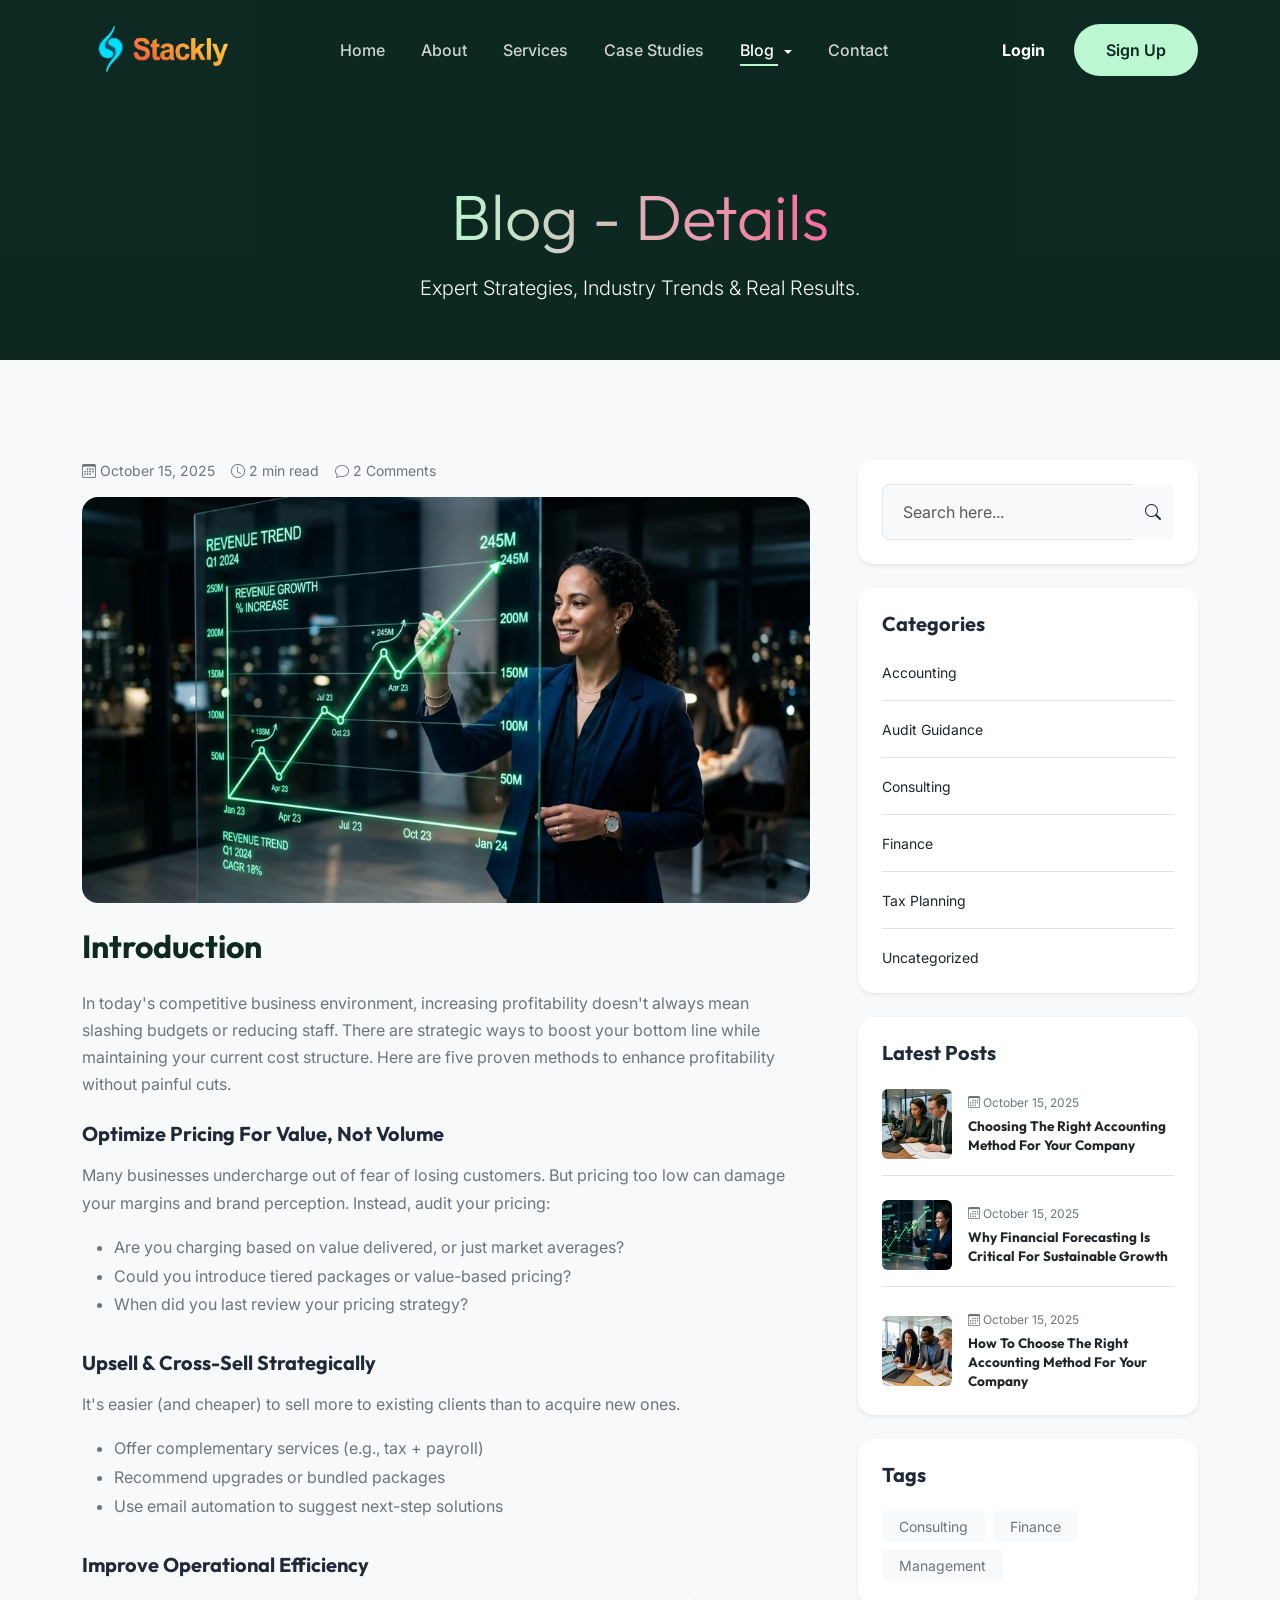
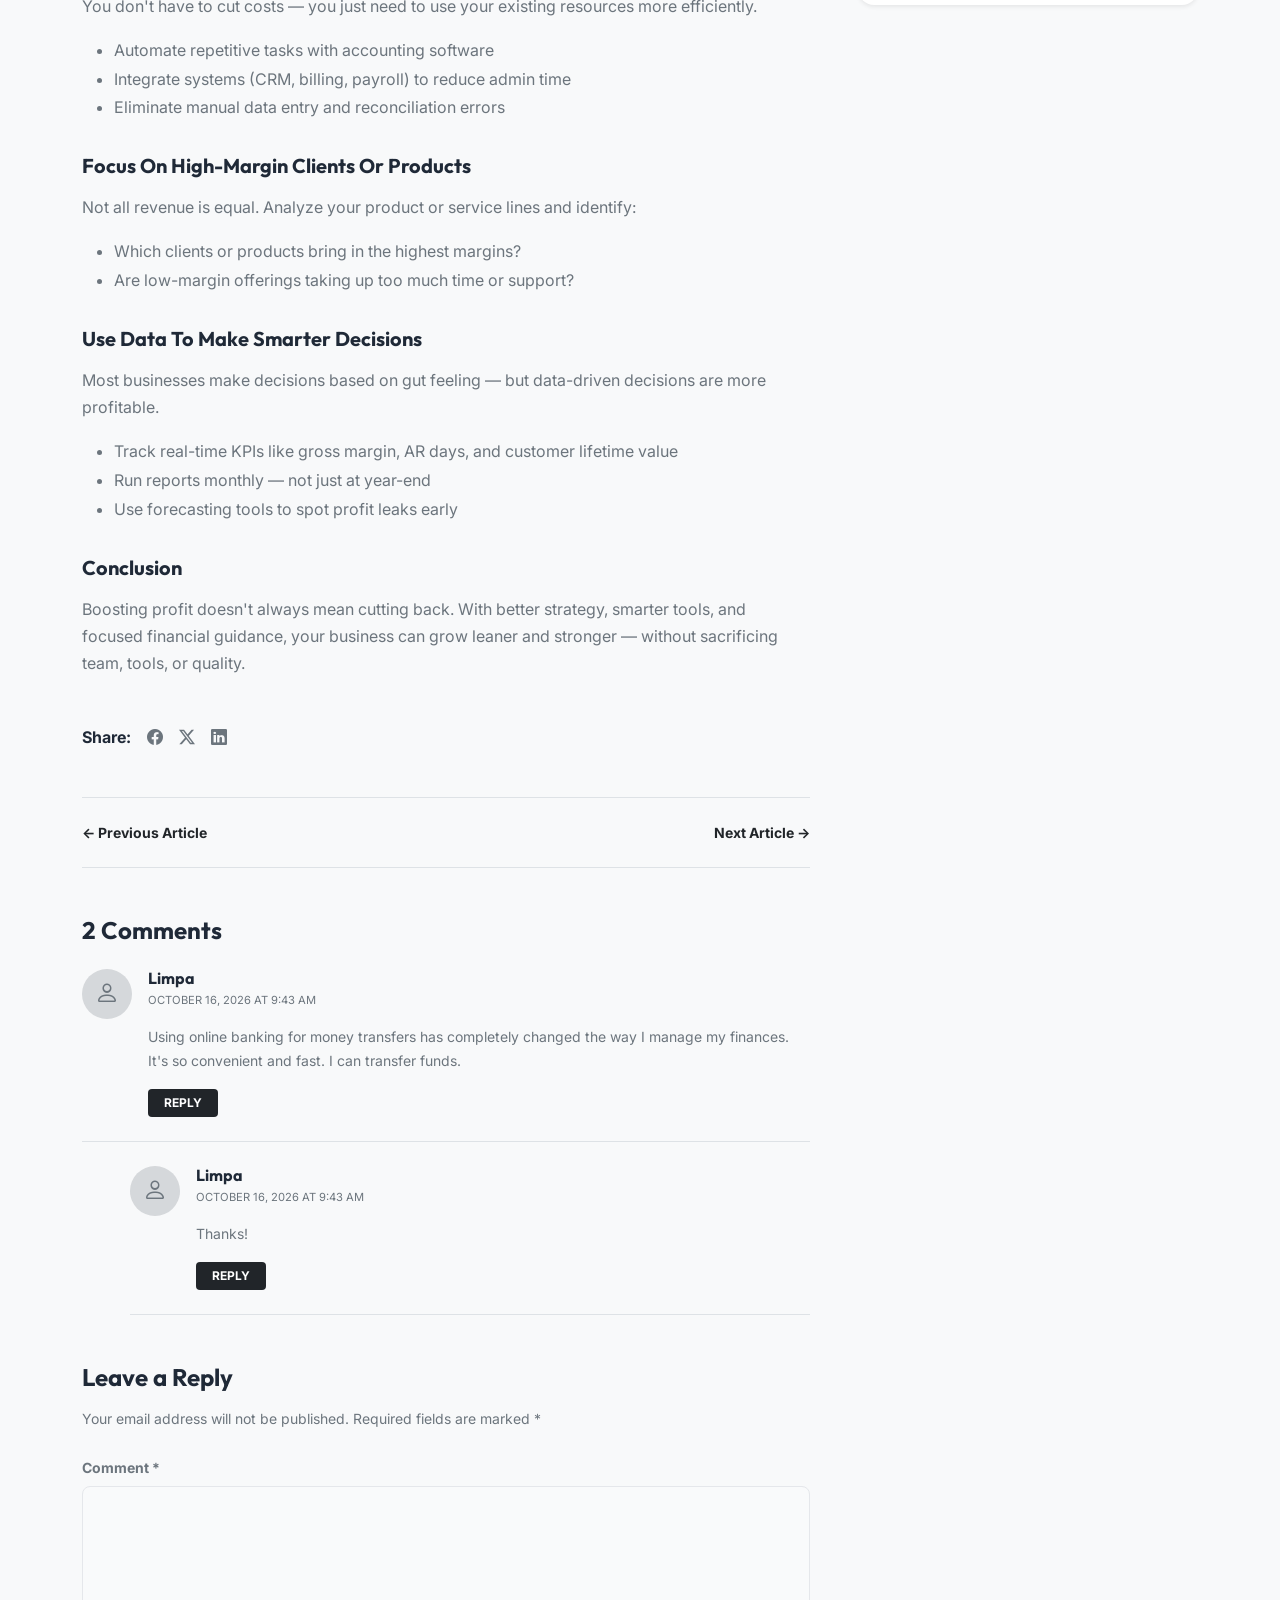
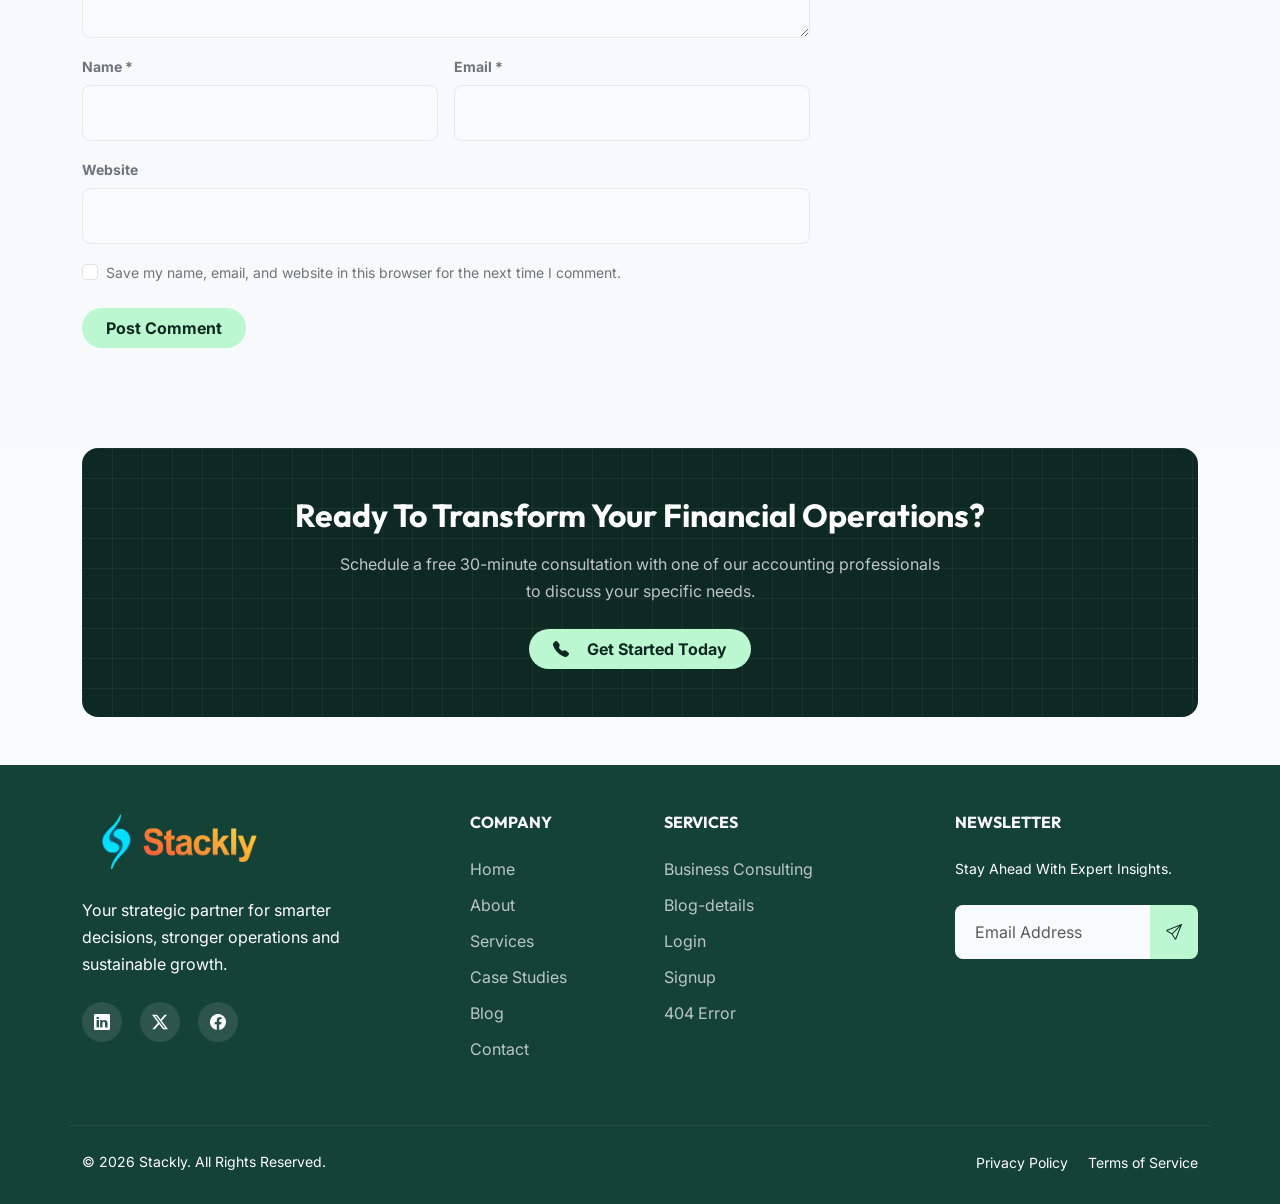
<file: blog-details.html>
<!DOCTYPE html>
<html lang="en">
<head>
    <meta charset="UTF-8">
    <meta name="viewport" content="width=device-width, initial-scale=1.0">
    <title>Blog | Stackly Management Consulting</title>
    <link href="https://fonts.googleapis.com/css2?family=Inter:wght@300;400;500;600;700&family=Outfit:wght@400;500;600;700;800&display=swap" rel="stylesheet">
    <link href="https://cdn.jsdelivr.net/npm/bootstrap@5.3.2/dist/css/bootstrap.min.css" rel="stylesheet">
    <link rel="stylesheet" href="https://cdn.jsdelivr.net/npm/bootstrap-icons@1.11.1/font/bootstrap-icons.css">
    <link rel="stylesheet" href="assets/css/style.css">
</head>
<body>
    <!-- Preloader -->
    <div id="preloader" class="preloader">
        <div class="preloader-content">
            <img src="assets/images/logo.webp" alt="Stackly Logo" class="preloader-logo">
            <div class="spinner"></div>
        </div>
    </div>
    <div id="navbar-placeholder"></div>

    <!-- Page Header -->
    <header class="hero-section" style="min-height: 40vh;">
        <div class="hero-overlay" style="background: rgba(13, 41, 34, 0.9);"></div>
        <div class="container hero-content text-center pt-5">
            <h1 class="display-3 text-white mb-3 gradient-flow-text">Blog - Details</h1>
            <p class="lead text-light mx-auto" style="max-width: 700px;">Expert Strategies, Industry Trends & Real Results.</p>
        </div>
    </header>

    <!-- Blog Section -->
    <section class="section-padding bg-light">
        <div class="container">
            <div class="row g-5">
                
                <!-- Main Content (col-lg-8) -->
                <div class="col-lg-8" data-aos="fade-right">
                    <div class="text-secondary small mb-3 d-flex gap-3">
                        <span><i class="bi bi-calendar3"></i> October 15, 2025</span>
                        <span><i class="bi bi-clock"></i> 2 min read</span>
                        <span><i class="bi bi-chat"></i> 2 Comments</span>
                    </div>
                    <img src="assets/images/blog_forecasting.webp" class="img-fluid rounded-4 mb-4 w-100 object-fit-cover" alt="Blog Image">
                    
                    <h2 class="fw-bold mb-4">Introduction</h2>
                    <p class="text-secondary mb-4">In today's competitive business environment, increasing profitability doesn't always mean slashing budgets or reducing staff. There are strategic ways to boost your bottom line while maintaining your current cost structure. Here are five proven methods to enhance profitability without painful cuts.</p>
                    
                    <h4 class="h5 fw-bold mb-3">Optimize Pricing For Value, Not Volume</h4>
                    <p class="text-secondary mb-3">Many businesses undercharge out of fear of losing customers. But pricing too low can damage your margins and brand perception. Instead, audit your pricing:</p>
                    <ul class="text-secondary mb-4 pb-2" style="line-height: 1.8;">
                        <li>Are you charging based on value delivered, or just market averages?</li>
                        <li>Could you introduce tiered packages or value-based pricing?</li>
                        <li>When did you last review your pricing strategy?</li>
                    </ul>

                    <h4 class="h5 fw-bold mb-3">Upsell & Cross-Sell Strategically</h4>
                    <p class="text-secondary mb-3">It's easier (and cheaper) to sell more to existing clients than to acquire new ones.</p>
                    <ul class="text-secondary mb-4 pb-2" style="line-height: 1.8;">
                        <li>Offer complementary services (e.g., tax + payroll)</li>
                        <li>Recommend upgrades or bundled packages</li>
                        <li>Use email automation to suggest next-step solutions</li>
                    </ul>

                    <h4 class="h5 fw-bold mb-3">Improve Operational Efficiency</h4>
                    <p class="text-secondary mb-3">You don't have to cut costs — you just need to use your existing resources more efficiently.</p>
                    <ul class="text-secondary mb-4 pb-2" style="line-height: 1.8;">
                        <li>Automate repetitive tasks with accounting software</li>
                        <li>Integrate systems (CRM, billing, payroll) to reduce admin time</li>
                        <li>Eliminate manual data entry and reconciliation errors</li>
                    </ul>

                    <h4 class="h5 fw-bold mb-3">Focus On High-Margin Clients Or Products</h4>
                    <p class="text-secondary mb-3">Not all revenue is equal. Analyze your product or service lines and identify:</p>
                    <ul class="text-secondary mb-4 pb-2" style="line-height: 1.8;">
                        <li>Which clients or products bring in the highest margins?</li>
                        <li>Are low-margin offerings taking up too much time or support?</li>
                    </ul>

                    <h4 class="h5 fw-bold mb-3">Use Data To Make Smarter Decisions</h4>
                    <p class="text-secondary mb-3">Most businesses make decisions based on gut feeling — but data-driven decisions are more profitable.</p>
                    <ul class="text-secondary mb-4 pb-2" style="line-height: 1.8;">
                        <li>Track real-time KPIs like gross margin, AR days, and customer lifetime value</li>
                        <li>Run reports monthly — not just at year-end</li>
                        <li>Use forecasting tools to spot profit leaks early</li>
                    </ul>

                    <h4 class="h5 fw-bold mb-3">Conclusion</h4>
                    <p class="text-secondary mb-5">Boosting profit doesn't always mean cutting back. With better strategy, smarter tools, and focused financial guidance, your business can grow leaner and stronger — without sacrificing team, tools, or quality.</p>
                    
                    <div class="d-flex align-items-center gap-3 mb-5">
                        <span class="fw-bold">Share:</span>
                        <a href="404.html" class="text-secondary"><i class="bi bi-facebook"></i></a>
                        <a href="404.html" class="text-secondary"><i class="bi bi-twitter-x"></i></a>
                        <a href="404.html" class="text-secondary"><i class="bi bi-linkedin"></i></a>
                    </div>
                    
                    <div class="d-flex justify-content-between border-top border-bottom py-4 mb-5">
                        <a href="404.html" class="text-dark text-decoration-none fw-bold small">&larr; Previous Article</a>
                        <a href="404.html" class="text-dark text-decoration-none fw-bold small">Next Article &rarr;</a>
                    </div>

                    <!-- Comments Section -->
                    <div class="mb-5">
                        <h3 class="h4 fw-bold mb-4">2 Comments</h3>
                        
                        <!-- Comment 1 -->
                        <div class="d-flex gap-3 mb-4 pb-4 border-bottom">
                            <div class="rounded-circle bg-secondary bg-opacity-25 d-flex align-items-center justify-content-center" style="width: 50px; height: 50px; min-width: 50px;">
                                <i class="bi bi-person text-secondary fs-4"></i>
                            </div>
                            <div>
                                <h5 class="h6 fw-bold mb-1">Limpa</h5>
                                <div class="text-secondary small text-uppercase mb-3" style="font-size: 0.7rem;">October 16, 2026 at 9:43 AM</div>
                                <p class="text-secondary small mb-3">Using online banking for money transfers has completely changed the way I manage my finances. It's so convenient and fast. I can transfer funds.</p>
                                <a href="404.html" class="badge bg-dark text-white text-decoration-none px-3 py-2 rounded-1">REPLY</a>
                            </div>
                        </div>
                        
                        <!-- Comment 2 -->
                        <div class="d-flex gap-3 mb-4 ms-5 pb-4 border-bottom">
                            <div class="rounded-circle bg-secondary bg-opacity-25 d-flex align-items-center justify-content-center" style="width: 50px; height: 50px; min-width: 50px;">
                                <i class="bi bi-person text-secondary fs-4"></i>
                            </div>
                            <div>
                                <h5 class="h6 fw-bold mb-1">Limpa</h5>
                                <div class="text-secondary small text-uppercase mb-3" style="font-size: 0.7rem;">October 16, 2026 at 9:43 AM</div>
                                <p class="text-secondary small mb-3">Thanks!</p>
                                <a href="404.html" class="badge bg-dark text-white text-decoration-none px-3 py-2 rounded-1">REPLY</a>
                            </div>
                        </div>
                    </div>

                    <!-- Leave a Reply -->
                    <div>
                        <h3 class="h4 fw-bold mb-3">Leave a Reply</h3>
                        <p class="text-secondary small mb-4">Your email address will not be published. Required fields are marked *</p>
                        
                        <form onsubmit="event.preventDefault(); window.location.href='404.html';">
                            <div class="mb-3">
                                <label class="form-label small fw-bold text-secondary">Comment *</label>
                                <textarea class="form-control form-control-stackly" rows="5" required></textarea>
                            </div>
                            <div class="row g-3 mb-3">
                                <div class="col-md-6">
                                    <label class="form-label small fw-bold text-secondary">Name *</label>
                                    <input type="text" class="form-control form-control-stackly" required>
                                </div>
                                <div class="col-md-6">
                                    <label class="form-label small fw-bold text-secondary">Email *</label>
                                    <input type="email" class="form-control form-control-stackly" required>
                                </div>
                            </div>
                            <div class="mb-3">
                                <label class="form-label small fw-bold text-secondary">Website</label>
                                <input type="url" class="form-control form-control-stackly">
                            </div>
                            <div class="mb-4 form-check">
                                <input type="checkbox" class="form-check-input" id="saveInfo">
                                <label class="form-check-label small text-secondary" for="saveInfo">Save my name, email, and website in this browser for the next time I comment.</label>
                            </div>
                            <button onclick="window.location.href='404.html'" type="submit" class="btn btn-primary-stackly px-4 py-2 fw-bold" type="submit">Post Comment</button>
                        </form>
                    </div>
                </div>

                <!-- Sidebar (col-lg-4) -->
                <div class="col-lg-4" data-aos="fade-left">
                    
                    <!-- Search Widget -->
                    <div class="bg-white rounded-4 p-4 shadow-sm mb-4">
                        <div class="input-group">
                            <input type="text" class="form-control form-control-stackly border-end-0 bg-light" placeholder="Search here...">
                            <button onclick="window.location.href='404.html'" class="btn border-start-0 bg-light" type="button" style="color: var(--accent-color);"><i class="bi bi-search"></i></button>
                        </div>
                    </div>

                    <!-- Categories Widget -->
                    <div class="bg-white rounded-4 p-4 shadow-sm mb-4">
                        <h4 class="h5 fw-bold mb-4">Categories</h4>
                        <ul class="list-unstyled mb-0">
                            <li class="mb-3 pb-3 border-bottom"><a href="404.html" class="text-dark text-decoration-none small">Accounting</a></li>
                            <li class="mb-3 pb-3 border-bottom"><a href="404.html" class="text-dark text-decoration-none small">Audit Guidance</a></li>
                            <li class="mb-3 pb-3 border-bottom"><a href="404.html" class="text-dark text-decoration-none small">Consulting</a></li>
                            <li class="mb-3 pb-3 border-bottom"><a href="404.html" class="text-dark text-decoration-none small">Finance</a></li>
                            <li class="mb-3 pb-3 border-bottom"><a href="404.html" class="text-dark text-decoration-none small">Tax Planning</a></li>
                            <li><a href="404.html" class="text-dark text-decoration-none small">Uncategorized</a></li>
                        </ul>
                    </div>

                    <!-- Latest Posts Widget -->
                    <div class="bg-white rounded-4 p-4 shadow-sm mb-4">
                        <h4 class="h5 fw-bold mb-4">Latest Posts</h4>
                        
                        <div class="d-flex align-items-center gap-3 mb-4 pb-3 border-bottom">
                            <img src="assets/images/blog_accounting.webp" alt="Post thumbnail" class="rounded object-fit-cover" style="width: 70px; height: 70px;">
                            <div>
                                <div class="text-secondary small mb-1" style="font-size: 0.75rem;"><i class="bi bi-calendar3"></i> October 15, 2025</div>
                                <h5 class="h6 mb-0"><a href="blog-details.html" class="text-dark text-decoration-none fw-bold" style="font-size: 0.85rem;">Choosing The Right Accounting Method For Your Company</a></h5>
                            </div>
                        </div>

                        <div class="d-flex align-items-center gap-3 mb-4 pb-3 border-bottom">
                            <img src="assets/images/blog_forecasting.webp" alt="Post thumbnail" class="rounded object-fit-cover" style="width: 70px; height: 70px;">
                            <div>
                                <div class="text-secondary small mb-1" style="font-size: 0.75rem;"><i class="bi bi-calendar3"></i> October 15, 2025</div>
                                <h5 class="h6 mb-0"><a href="blog-details.html" class="text-dark text-decoration-none fw-bold" style="font-size: 0.85rem;">Why Financial Forecasting Is Critical For Sustainable Growth</a></h5>
                            </div>
                        </div>

                        <div class="d-flex align-items-center gap-3">
                            <img src="assets/images/blog_method.webp" alt="Post thumbnail" class="rounded object-fit-cover" style="width: 70px; height: 70px;">
                            <div>
                                <div class="text-secondary small mb-1" style="font-size: 0.75rem;"><i class="bi bi-calendar3"></i> October 15, 2025</div>
                                <h5 class="h6 mb-0"><a href="blog-details.html" class="text-dark text-decoration-none fw-bold" style="font-size: 0.85rem;">How To Choose The Right Accounting Method For Your Company</a></h5>
                            </div>
                        </div>
                    </div>

                    <!-- Tags Widget -->
                    <div class="bg-white rounded-4 p-4 shadow-sm">
                        <h4 class="h5 fw-bold mb-4">Tags</h4>
                        <div class="d-flex flex-wrap gap-2">
                            <a href="404.html" class="btn btn-light btn-sm text-secondary rounded-1 px-3">Consulting</a>
                            <a href="404.html" class="btn btn-light btn-sm text-secondary rounded-1 px-3">Finance</a>
                            <a href="404.html" class="btn btn-light btn-sm text-secondary rounded-1 px-3">Management</a>
                        </div>
                    </div>

                </div>
            </div>
        </div>
    </section>
    
    <!-- CTA Section -->
    <section class="container mb-5">
        <div class="rounded-4 p-5 text-center position-relative overflow-hidden" style="background-color: var(--primary-color); background-image: linear-gradient(rgba(255, 255, 255, 0.05) 1px, transparent 1px), linear-gradient(90deg, rgba(255, 255, 255, 0.05) 1px, transparent 1px); background-size: 30px 30px;">
            <div class="position-relative" style="z-index: 1;">
                <h2 class="text-white fw-bold mb-3">Ready To Transform Your Financial Operations?</h2>
                <p class="text-light opacity-75 mb-4 mx-auto" style="max-width: 600px;">Schedule a free 30-minute consultation with one of our accounting professionals to discuss your specific needs.</p>
                <button onclick="window.location.href='404.html'" class="btn btn-primary-stackly rounded-pill px-4 py-2 fw-bold"><i class="bi bi-telephone-fill me-2"></i> Get Started Today</button>
            </div>
        </div>
    </section>
    
    <div id="footer-placeholder"></div>

    <script src="https://cdn.jsdelivr.net/npm/bootstrap@5.3.2/dist/js/bootstrap.bundle.min.js"></script>
    <script src="assets/js/main.js"></script>
</body>
</html>
</file>
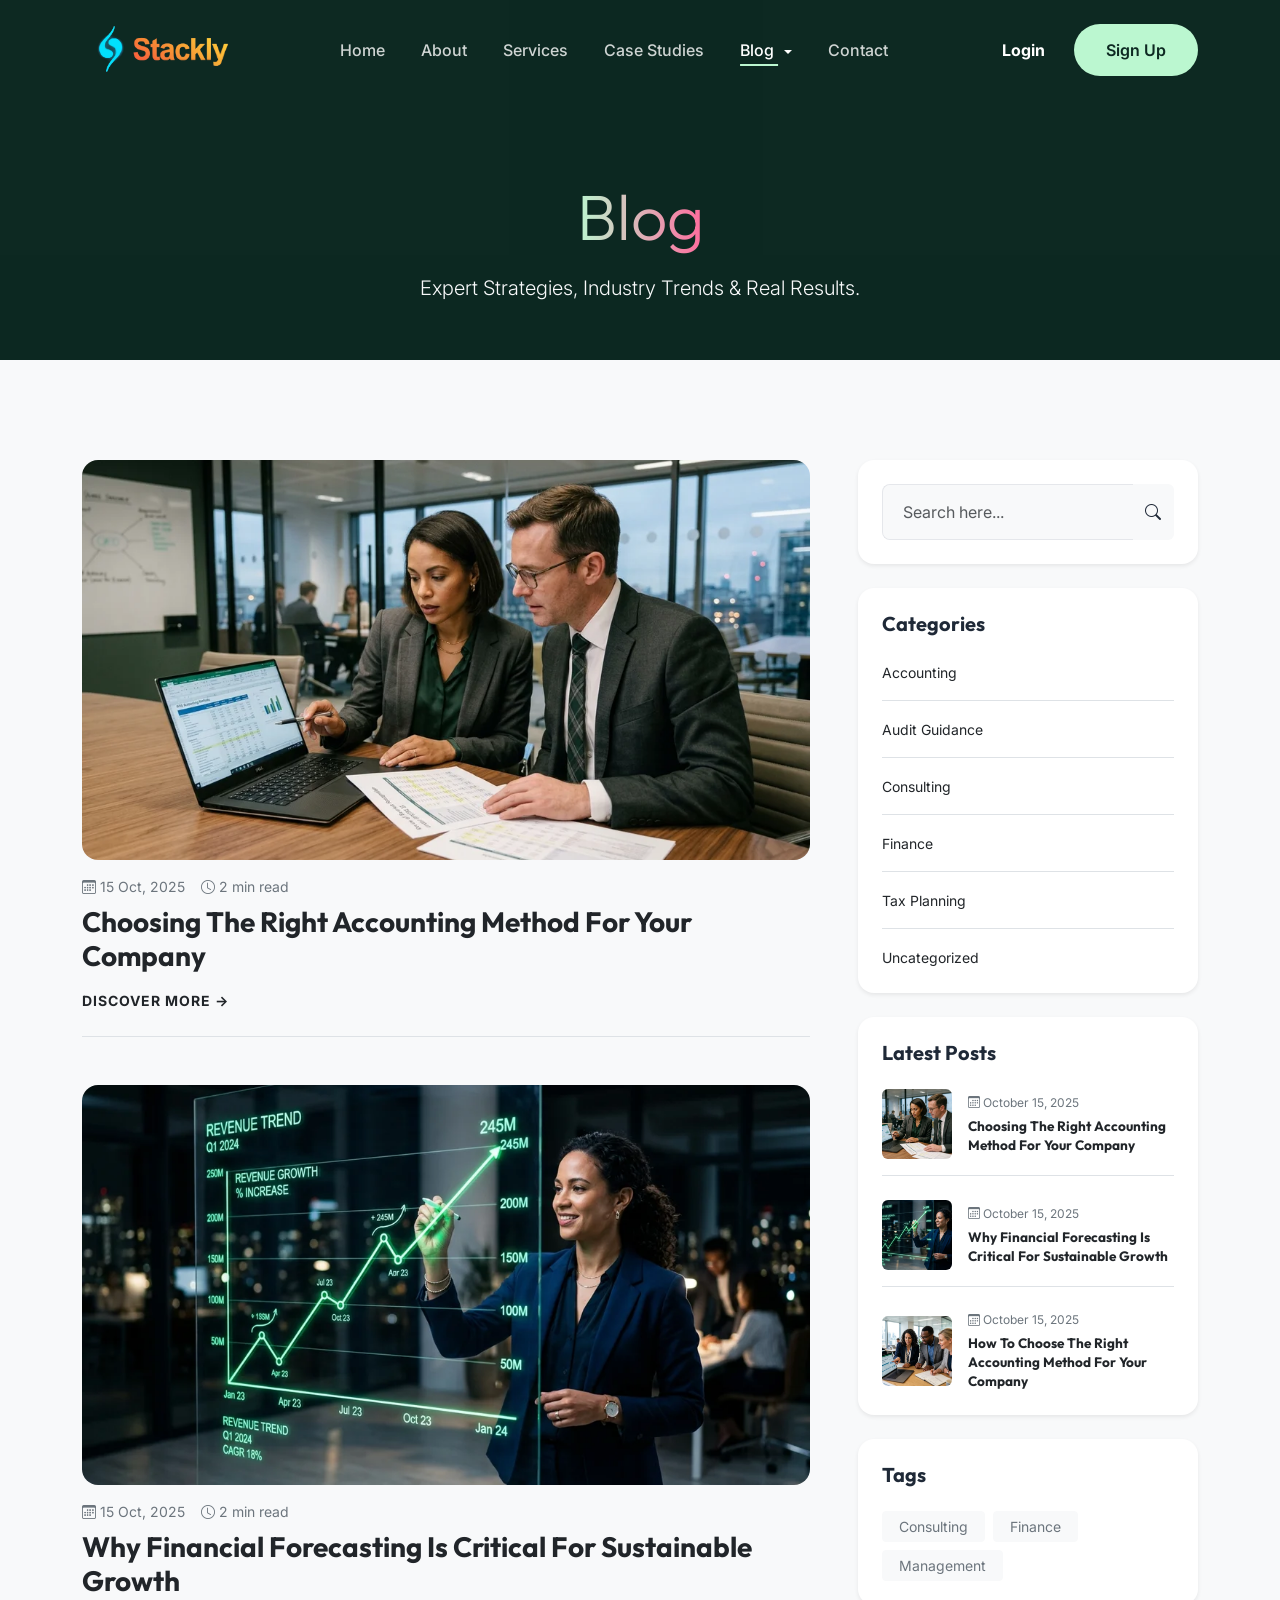
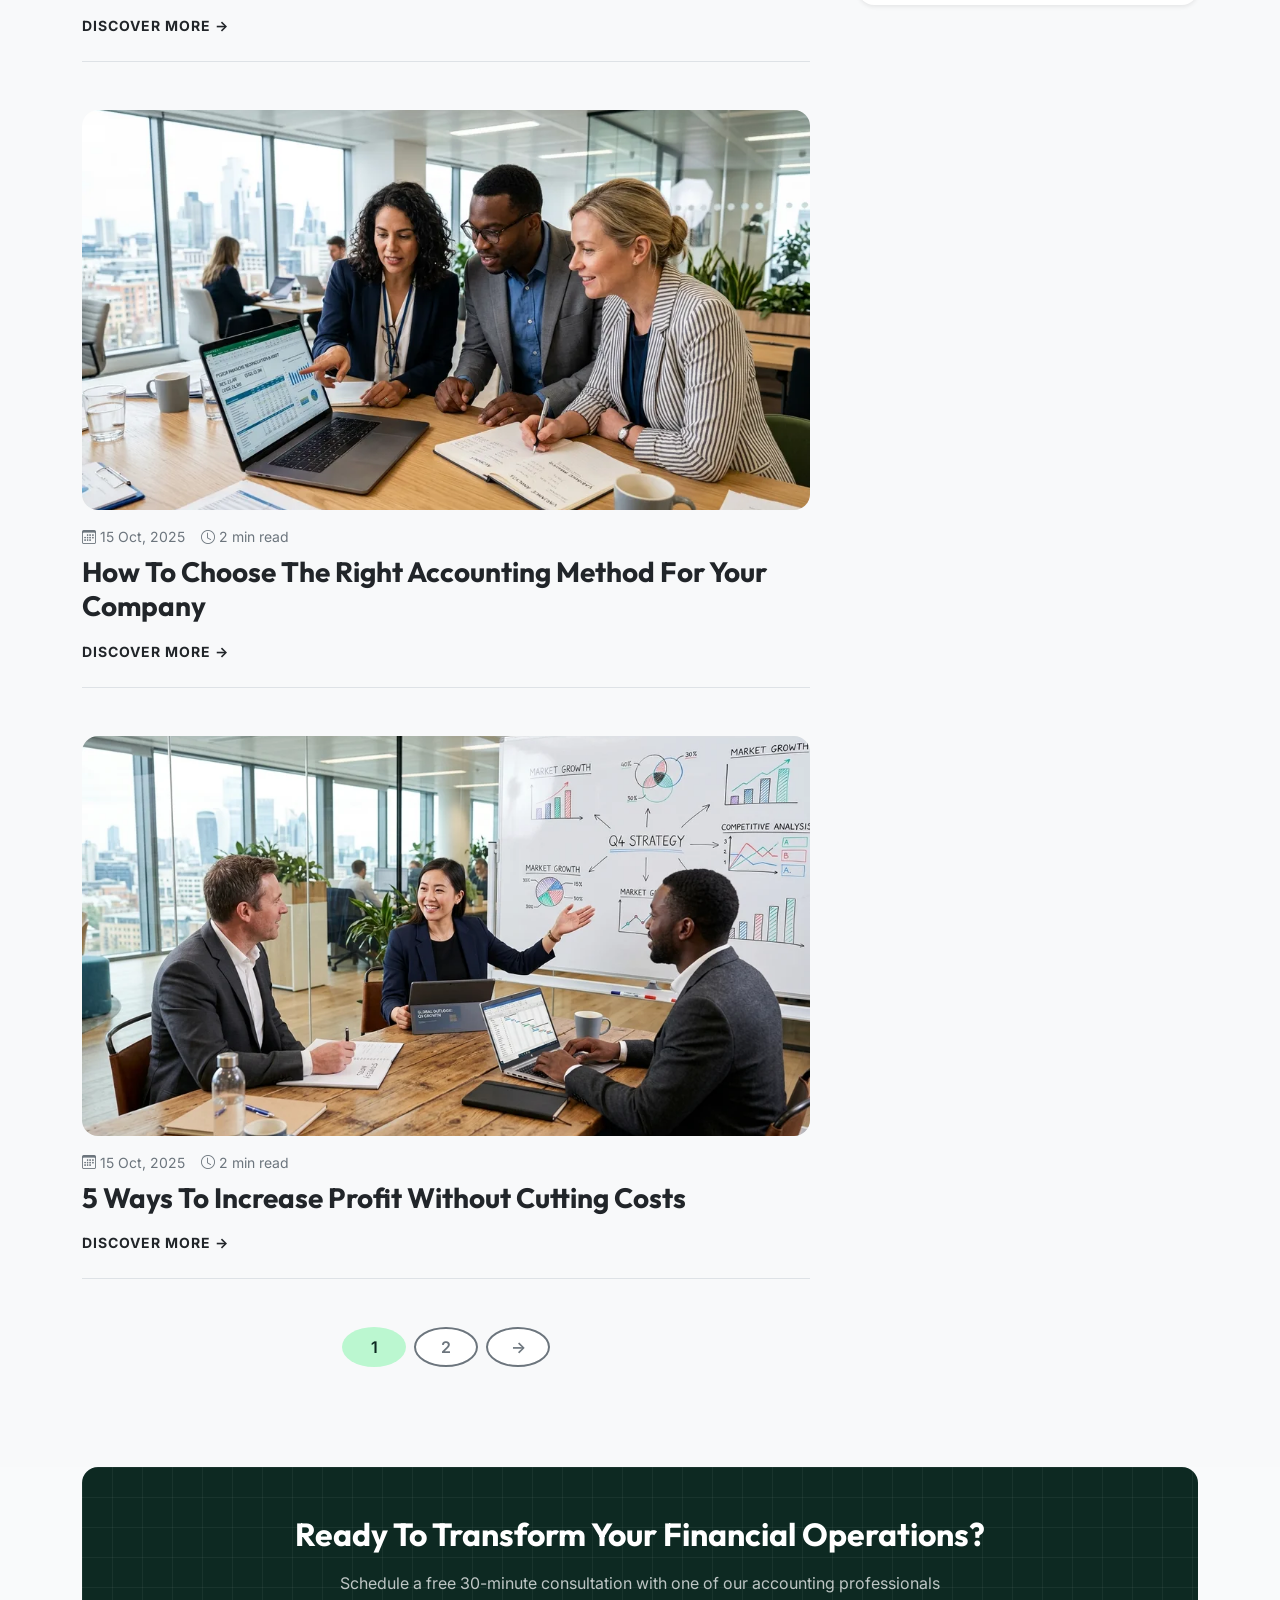
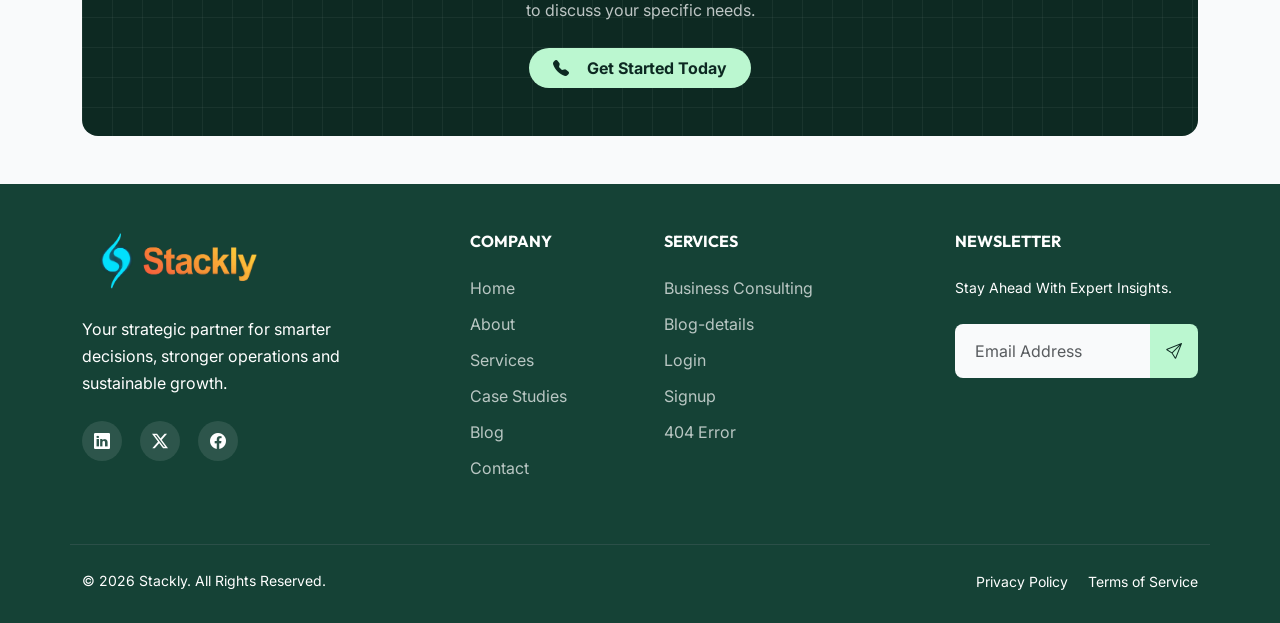
<file: blog.html>
<!DOCTYPE html>
<html lang="en">
<head>
    <meta charset="UTF-8">
    <meta name="viewport" content="width=device-width, initial-scale=1.0">
    <title>Blog | Stackly Management Consulting</title>
    <link href="https://fonts.googleapis.com/css2?family=Inter:wght@300;400;500;600;700&family=Outfit:wght@400;500;600;700;800&display=swap" rel="stylesheet">
    <link href="https://cdn.jsdelivr.net/npm/bootstrap@5.3.2/dist/css/bootstrap.min.css" rel="stylesheet">
    <link rel="stylesheet" href="https://cdn.jsdelivr.net/npm/bootstrap-icons@1.11.1/font/bootstrap-icons.css">
    <link rel="stylesheet" href="assets/css/style.css">
</head>
<body>
    <!-- Preloader -->
    <div id="preloader" class="preloader">
        <div class="preloader-content">
            <img src="assets/images/logo.webp" alt="Stackly Logo" class="preloader-logo">
            <div class="spinner"></div>
        </div>
    </div>
    <div id="navbar-placeholder"></div>

    <!-- Page Header -->
    <header class="hero-section" style="min-height: 40vh;">
        <div class="hero-overlay" style="background: rgba(13, 41, 34, 0.9);"></div>
        <div class="container hero-content text-center pt-5">
            <h1 class="display-3 text-white mb-3 gradient-flow-text">Blog</h1>
            <p class="lead text-light mx-auto" style="max-width: 700px;">Expert Strategies, Industry Trends & Real Results.</p>
        </div>
    </header>

    <!-- Blog Section -->
    <section class="section-padding bg-light">
        <div class="container">
            <div class="row g-5">
                
                <!-- Main Content (col-lg-8) -->
                <div class="col-lg-8" data-aos="fade-right">
                    <!-- Post 1 -->
                    <div class="mb-5 pb-4 border-bottom">
                        <a href="404.html" class="d-block text-decoration-none">
                            <img src="assets/images/blog_accounting.webp" class="img-fluid rounded-4 mb-3 w-100 object-fit-cover" alt="Blog" style="max-height: 400px;">
                        </a>
                        <div class="text-secondary small mb-2 d-flex gap-3">
                            <span><i class="bi bi-calendar3"></i> 15 Oct, 2025</span>
                            <span><i class="bi bi-clock"></i> 2 min read</span>
                        </div>
                        <h2 class="h3 fw-bold mb-3"><a href="404.html" class="text-dark text-decoration-none">Choosing The Right Accounting Method For Your Company</a></h2>
                        <a href="404.html" class="text-dark text-decoration-none fw-bold small text-uppercase" style="letter-spacing: 1px;">Discover More &rarr;</a>
                    </div>

                    <!-- Post 2 -->
                    <div class="mb-5 pb-4 border-bottom">
                        <a href="404.html" class="d-block text-decoration-none">
                            <img src="assets/images/blog_forecasting.webp" class="img-fluid rounded-4 mb-3 w-100 object-fit-cover" alt="Blog" style="max-height: 400px;">
                        </a>
                        <div class="text-secondary small mb-2 d-flex gap-3">
                            <span><i class="bi bi-calendar3"></i> 15 Oct, 2025</span>
                            <span><i class="bi bi-clock"></i> 2 min read</span>
                        </div>
                        <h2 class="h3 fw-bold mb-3"><a href="404.html" class="text-dark text-decoration-none">Why Financial Forecasting Is Critical For Sustainable Growth</a></h2>
                        <a href="404.html" class="text-dark text-decoration-none fw-bold small text-uppercase" style="letter-spacing: 1px;">Discover More &rarr;</a>
                    </div>

                    <!-- Post 3 -->
                    <div class="mb-5 pb-4 border-bottom">
                        <a href="404.html" class="d-block text-decoration-none">
                            <img src="assets/images/blog_method.webp" class="img-fluid rounded-4 mb-3 w-100 object-fit-cover" alt="Blog" style="max-height: 400px;">
                        </a>
                        <div class="text-secondary small mb-2 d-flex gap-3">
                            <span><i class="bi bi-calendar3"></i> 15 Oct, 2025</span>
                            <span><i class="bi bi-clock"></i> 2 min read</span>
                        </div>
                        <h2 class="h3 fw-bold mb-3"><a href="404.html" class="text-dark text-decoration-none">How To Choose The Right Accounting Method For Your Company</a></h2>
                        <a href="404.html" class="text-dark text-decoration-none fw-bold small text-uppercase" style="letter-spacing: 1px;">Discover More &rarr;</a>
                    </div>

                    <!-- Post 4 -->
                    <div class="mb-5 pb-4 border-bottom">
                        <a href="404.html" class="d-block text-decoration-none">
                            <img src="assets/images/blog_profit.webp" class="img-fluid rounded-4 mb-3 w-100 object-fit-cover" alt="Blog" style="max-height: 400px;">
                        </a>
                        <div class="text-secondary small mb-2 d-flex gap-3">
                            <span><i class="bi bi-calendar3"></i> 15 Oct, 2025</span>
                            <span><i class="bi bi-clock"></i> 2 min read</span>
                        </div>
                        <h2 class="h3 fw-bold mb-3"><a href="404.html" class="text-dark text-decoration-none">5 Ways To Increase Profit Without Cutting Costs</a></h2>
                        <a href="404.html" class="text-dark text-decoration-none fw-bold small text-uppercase" style="letter-spacing: 1px;">Discover More &rarr;</a>
                    </div>

                    <!-- Pagination / Load More -->
                    <div class="d-flex justify-content-center gap-2 mt-5">
                        <a href="404.html" class="btn btn-primary-stackly rounded-circle d-flex align-items-center justify-content-center" style="width: 40px; height: 40px;">1</a>
                        <a href="404.html" class="btn btn-outline-stackly border-secondary text-secondary rounded-circle d-flex align-items-center justify-content-center bg-white" style="width: 40px; height: 40px;">2</a>
                        <a href="404.html" class="btn btn-outline-stackly border-secondary text-secondary rounded-circle d-flex align-items-center justify-content-center bg-white" style="width: 40px; height: 40px;">&rarr;</a>
                    </div>
                </div>

                <!-- Sidebar (col-lg-4) -->
                <div class="col-lg-4" data-aos="fade-left">
                    
                    <!-- Search Widget -->
                    <div class="bg-white rounded-4 p-4 shadow-sm mb-4">
                        <div class="input-group">
                            <input type="text" class="form-control form-control-stackly border-end-0 bg-light" placeholder="Search here...">
                            <button onclick="window.location.href='404.html'" class="btn border-start-0 bg-light" type="button" style="color: var(--accent-color);"><i class="bi bi-search"></i></button>
                        </div>
                    </div>

                    <!-- Categories Widget -->
                    <div class="bg-white rounded-4 p-4 shadow-sm mb-4">
                        <h4 class="h5 fw-bold mb-4">Categories</h4>
                        <ul class="list-unstyled mb-0">
                            <li class="mb-3 pb-3 border-bottom"><a href="404.html" class="text-dark text-decoration-none small">Accounting</a></li>
                            <li class="mb-3 pb-3 border-bottom"><a href="404.html" class="text-dark text-decoration-none small">Audit Guidance</a></li>
                            <li class="mb-3 pb-3 border-bottom"><a href="404.html" class="text-dark text-decoration-none small">Consulting</a></li>
                            <li class="mb-3 pb-3 border-bottom"><a href="404.html" class="text-dark text-decoration-none small">Finance</a></li>
                            <li class="mb-3 pb-3 border-bottom"><a href="404.html" class="text-dark text-decoration-none small">Tax Planning</a></li>
                            <li><a href="404.html" class="text-dark text-decoration-none small">Uncategorized</a></li>
                        </ul>
                    </div>

                    <!-- Latest Posts Widget -->
                    <div class="bg-white rounded-4 p-4 shadow-sm mb-4">
                        <h4 class="h5 fw-bold mb-4">Latest Posts</h4>
                        
                        <div class="d-flex align-items-center gap-3 mb-4 pb-3 border-bottom">
                            <img src="assets/images/blog_accounting.webp" alt="Post thumbnail" class="rounded object-fit-cover" style="width: 70px; height: 70px;">
                            <div>
                                <div class="text-secondary small mb-1" style="font-size: 0.75rem;"><i class="bi bi-calendar3"></i> October 15, 2025</div>
                                <h5 class="h6 mb-0"><a href="404.html" class="text-dark text-decoration-none fw-bold" style="font-size: 0.85rem;">Choosing The Right Accounting Method For Your Company</a></h5>
                            </div>
                        </div>

                        <div class="d-flex align-items-center gap-3 mb-4 pb-3 border-bottom">
                            <img src="assets/images/blog_forecasting.webp" alt="Post thumbnail" class="rounded object-fit-cover" style="width: 70px; height: 70px;">
                            <div>
                                <div class="text-secondary small mb-1" style="font-size: 0.75rem;"><i class="bi bi-calendar3"></i> October 15, 2025</div>
                                <h5 class="h6 mb-0"><a href="404.html" class="text-dark text-decoration-none fw-bold" style="font-size: 0.85rem;">Why Financial Forecasting Is Critical For Sustainable Growth</a></h5>
                            </div>
                        </div>

                        <div class="d-flex align-items-center gap-3">
                            <img src="assets/images/blog_method.webp" alt="Post thumbnail" class="rounded object-fit-cover" style="width: 70px; height: 70px;">
                            <div>
                                <div class="text-secondary small mb-1" style="font-size: 0.75rem;"><i class="bi bi-calendar3"></i> October 15, 2025</div>
                                <h5 class="h6 mb-0"><a href="404.html" class="text-dark text-decoration-none fw-bold" style="font-size: 0.85rem;">How To Choose The Right Accounting Method For Your Company</a></h5>
                            </div>
                        </div>
                    </div>

                    <!-- Tags Widget -->
                    <div class="bg-white rounded-4 p-4 shadow-sm">
                        <h4 class="h5 fw-bold mb-4">Tags</h4>
                        <div class="d-flex flex-wrap gap-2">
                            <a href="404.html" class="btn btn-light btn-sm text-secondary rounded-1 px-3">Consulting</a>
                            <a href="404.html" class="btn btn-light btn-sm text-secondary rounded-1 px-3">Finance</a>
                            <a href="404.html" class="btn btn-light btn-sm text-secondary rounded-1 px-3">Management</a>
                        </div>
                    </div>

                </div>
            </div>
        </div>
    </section>
    
    <!-- CTA Section -->
    <section class="container mb-5">
        <div class="rounded-4 p-5 text-center position-relative overflow-hidden" style="background-color: var(--primary-color); background-image: linear-gradient(rgba(255, 255, 255, 0.05) 1px, transparent 1px), linear-gradient(90deg, rgba(255, 255, 255, 0.05) 1px, transparent 1px); background-size: 30px 30px;">
            <div class="position-relative" style="z-index: 1;">
                <h2 class="text-white fw-bold mb-3">Ready To Transform Your Financial Operations?</h2>
                <p class="text-light opacity-75 mb-4 mx-auto" style="max-width: 600px;">Schedule a free 30-minute consultation with one of our accounting professionals to discuss your specific needs.</p>
                <button onclick="window.location.href='404.html'" class="btn btn-primary-stackly rounded-pill px-4 py-2 fw-bold"><i class="bi bi-telephone-fill me-2"></i> Get Started Today</button>
            </div>
        </div>
    </section>
    
    <div id="footer-placeholder"></div>

    <script src="https://cdn.jsdelivr.net/npm/bootstrap@5.3.2/dist/js/bootstrap.bundle.min.js"></script>
    <script src="assets/js/main.js"></script>
</body>
</html>
</file>
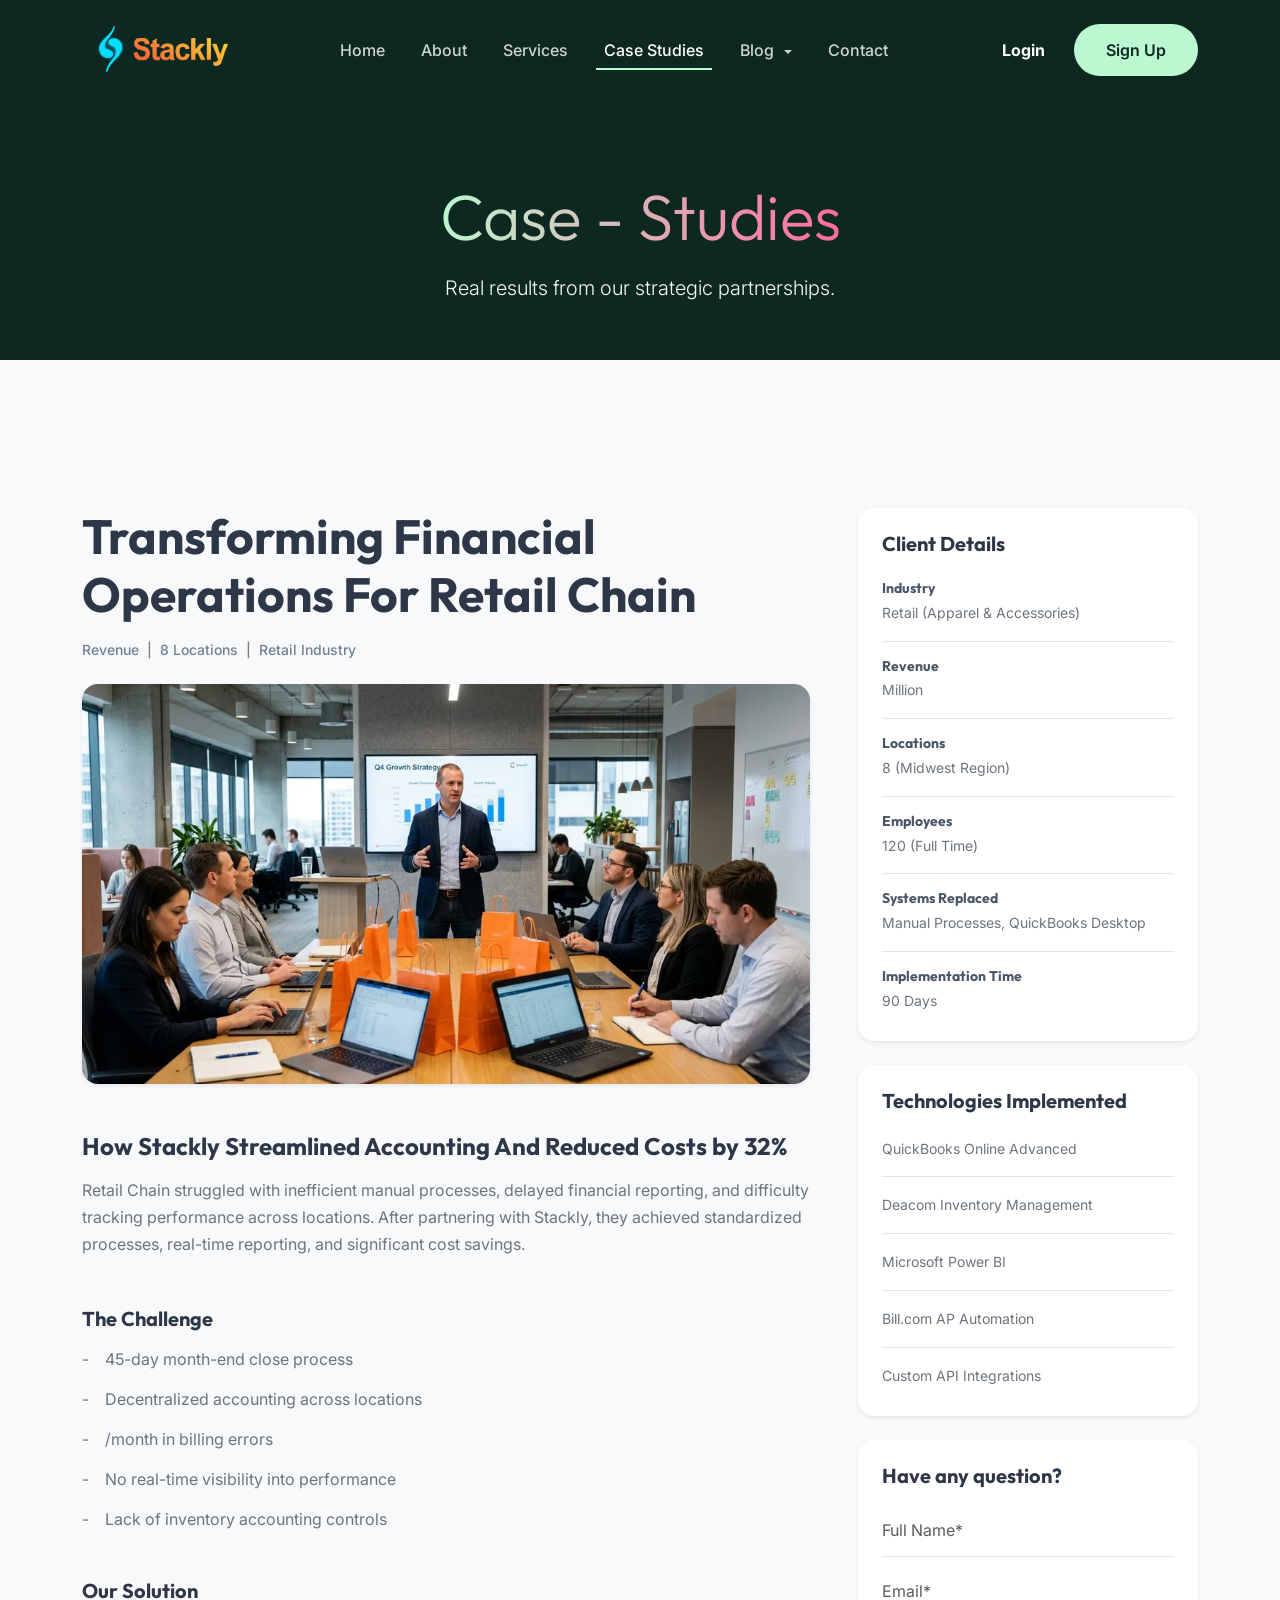
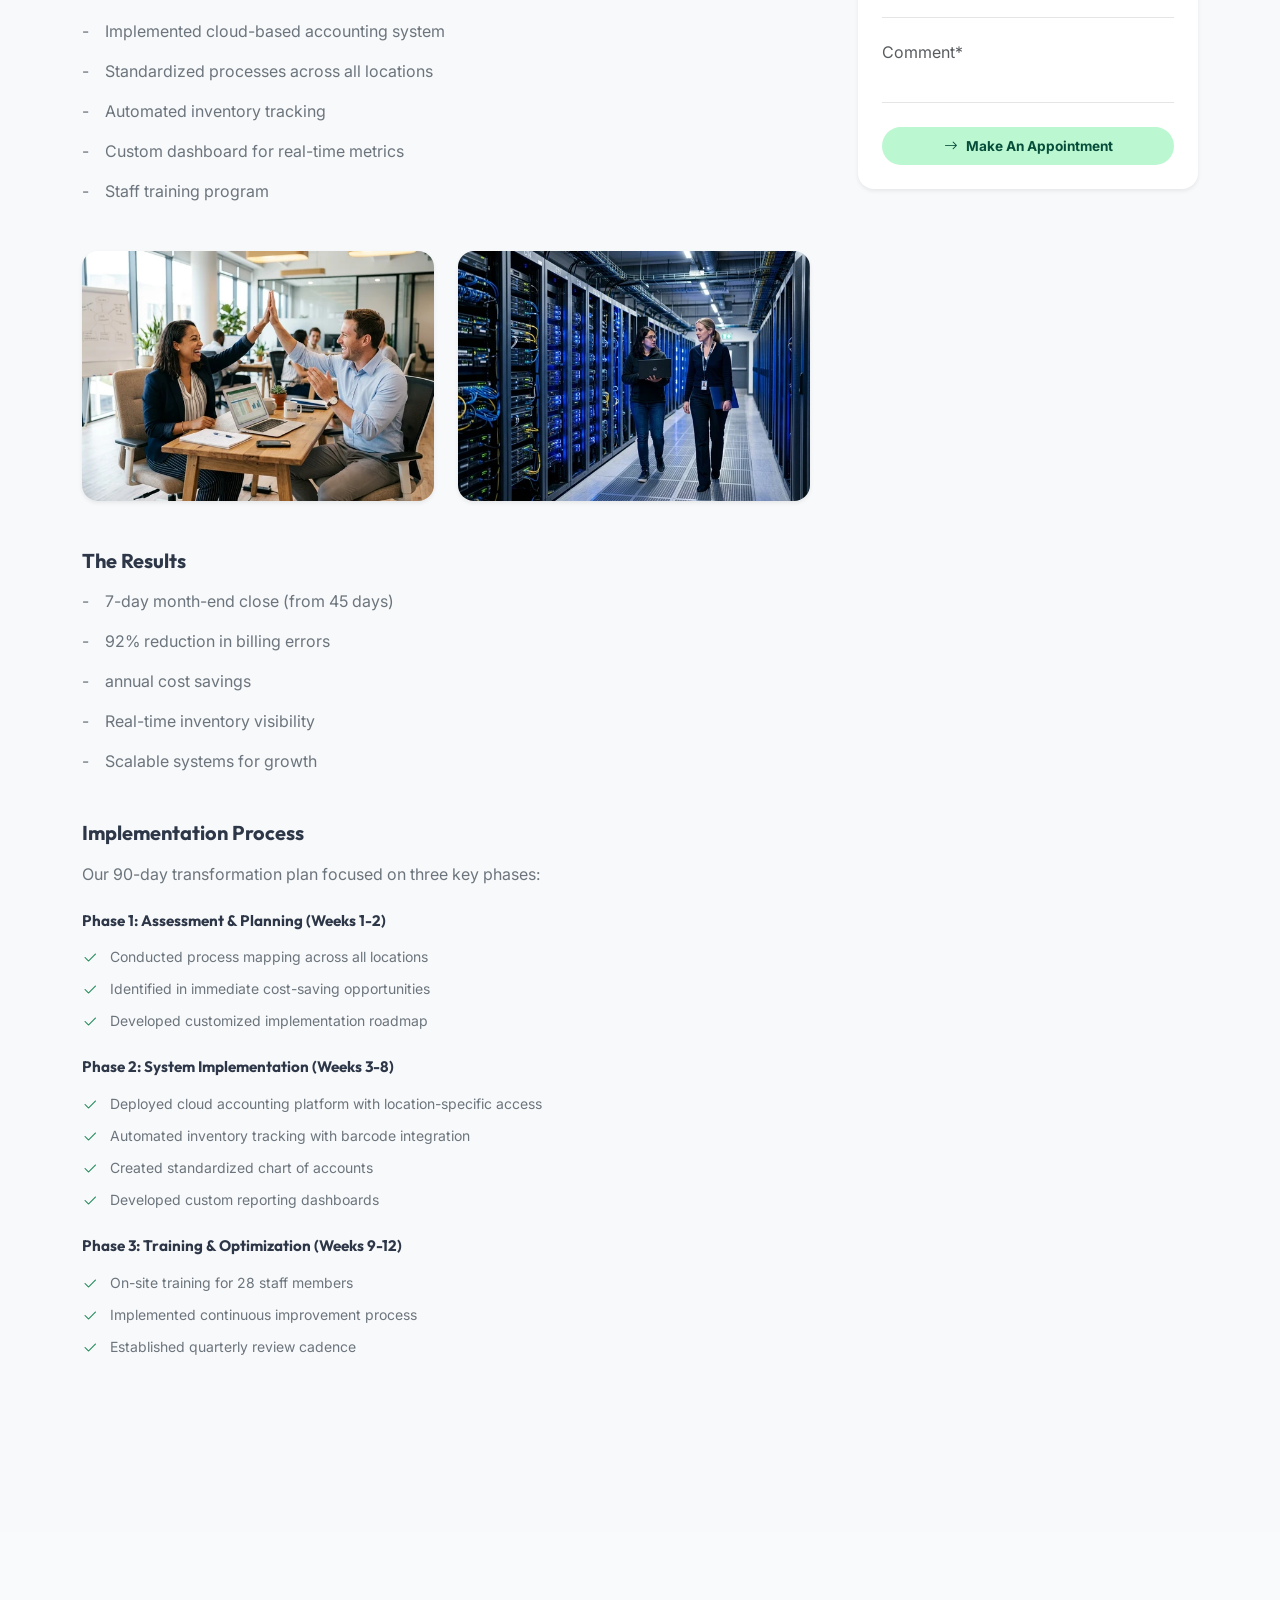
<file: case-studies.html>
<!DOCTYPE html>
<html lang="en">
<head>
    <meta charset="UTF-8">
    <meta name="viewport" content="width=device-width, initial-scale=1.0">
    <title>Case Studies | Stackly Management Consulting</title>
    <link href="https://fonts.googleapis.com/css2?family=Inter:wght@300;400;500;600;700&family=Outfit:wght@400;500;600;700;800&display=swap" rel="stylesheet">
    <link href="https://cdn.jsdelivr.net/npm/bootstrap@5.3.2/dist/css/bootstrap.min.css" rel="stylesheet">
    <link rel="stylesheet" href="https://cdn.jsdelivr.net/npm/bootstrap-icons@1.11.1/font/bootstrap-icons.css">
    <link href="https://unpkg.com/aos@2.3.1/dist/aos.css" rel="stylesheet">
    <link rel="stylesheet" href="assets/css/style.css">
</head>
<body>
    <!-- Preloader -->
    <div id="preloader" class="preloader">
        <div class="preloader-content">
            <img src="assets/images/logo.webp" alt="Stackly Logo" class="preloader-logo">
            <div class="spinner"></div>
        </div>
    </div>
    <div id="navbar-placeholder"></div>

    <!-- Page Header -->
    <header class="hero-section" style="min-height: 40vh;">
        <div class="hero-overlay" style="background: rgba(13, 41, 34, 0.9);"></div>
        <div class="container hero-content text-center pt-5">
            <h1 class="display-3 text-white mb-3 gradient-flow-text">Case - Studies</h1>
            <p class="lead text-light mx-auto" style="max-width: 700px;">Real results from our strategic partnerships.</p>
        </div>
    </header>

    <!-- Case Study Details Content -->
    <section class="section-padding bg-light">
        <div class="container py-5">
            <div class="row g-5">
                
                <!-- Left Column: Main Content -->
                <div class="col-lg-8" data-aos="fade-right">
                    <h2 class="display-5 fw-bold mb-3" style="font-family: var(--font-secondary); color: #2d3748;">Transforming Financial Operations For Retail Chain</h2>
                    
                    <div class="d-flex align-items-center flex-wrap gap-2 mb-4 text-secondary small fw-medium">
                        <span style="color: #718096;"> Revenue</span>
                        <span class="text-black-50">|</span>
                        <span style="color: #718096;">8 Locations</span>
                        <span class="text-black-50">|</span>
                        <span style="color: #718096;">Retail Industry</span>
                    </div>

                    <img src="assets/images/cs-details-main.webp" alt="Business Meeting" class="img-fluid rounded-4 mb-5 w-100 object-fit-cover shadow-sm" style="height: 400px;">

                    <h4 class="fw-bold mb-3" style="color: #2d3748;">How Stackly Streamlined Accounting And Reduced Costs by 32%</h4>
                    <p class="text-secondary mb-5" style="line-height: 1.7;">Retail Chain struggled with inefficient manual processes, delayed financial reporting, and difficulty tracking performance across locations. After partnering with Stackly, they achieved standardized processes, real-time reporting, and significant cost savings.</p>

                    <!-- The Challenge -->
                    <h5 class="fw-bold mb-3" style="color: #2d3748;">The Challenge</h5>
                    <ul class="list-unstyled d-flex flex-column gap-3 mb-5 text-secondary">
                        <li class="d-flex"><span class="me-3">-</span> 45-day month-end close process</li>
                        <li class="d-flex"><span class="me-3">-</span> Decentralized accounting across locations</li>
                        <li class="d-flex"><span class="me-3">-</span> /month in billing errors</li>
                        <li class="d-flex"><span class="me-3">-</span> No real-time visibility into performance</li>
                        <li class="d-flex"><span class="me-3">-</span> Lack of inventory accounting controls</li>
                    </ul>

                    <!-- Our Solution -->
                    <h5 class="fw-bold mb-3" style="color: #2d3748;">Our Solution</h5>
                    <ul class="list-unstyled d-flex flex-column gap-3 mb-5 text-secondary">
                        <li class="d-flex"><span class="me-3">-</span> Implemented cloud-based accounting system</li>
                        <li class="d-flex"><span class="me-3">-</span> Standardized processes across all locations</li>
                        <li class="d-flex"><span class="me-3">-</span> Automated inventory tracking</li>
                        <li class="d-flex"><span class="me-3">-</span> Custom dashboard for real-time metrics</li>
                        <li class="d-flex"><span class="me-3">-</span> Staff training program</li>
                    </ul>

                    <!-- Sub Images -->
                    <div class="row g-4 mb-5">
                        <div class="col-md-6">
                            <img src="assets/images/cs-details-sub1.webp" alt="Team Collaboration" class="img-fluid rounded-4 w-100 object-fit-cover shadow-sm" style="height: 250px;">
                        </div>
                        <div class="col-md-6">
                            <img src="assets/images/cs-details-sub2.webp" alt="Data Analysis" class="img-fluid rounded-4 w-100 object-fit-cover shadow-sm" style="height: 250px;">
                        </div>
                    </div>

                    <!-- The Results -->
                    <h5 class="fw-bold mb-3" style="color: #2d3748;">The Results</h5>
                    <ul class="list-unstyled d-flex flex-column gap-3 mb-5 text-secondary">
                        <li class="d-flex"><span class="me-3">-</span> 7-day month-end close (from 45 days)</li>
                        <li class="d-flex"><span class="me-3">-</span> 92% reduction in billing errors</li>
                        <li class="d-flex"><span class="me-3">-</span>  annual cost savings</li>
                        <li class="d-flex"><span class="me-3">-</span> Real-time inventory visibility</li>
                        <li class="d-flex"><span class="me-3">-</span> Scalable systems for growth</li>
                    </ul>

                    <!-- Implementation Process -->
                    <h5 class="fw-bold mb-3" style="color: #2d3748;">Implementation Process</h5>
                    <p class="text-secondary mb-4">Our 90-day transformation plan focused on three key phases:</p>

                    <h6 class="fw-bold mb-3" style="color: #2d3748; font-size: 0.95rem;">Phase 1: Assessment & Planning (Weeks 1-2)</h6>
                    <ul class="list-unstyled d-flex flex-column gap-2 mb-4 text-secondary small">
                        <li><i class="bi bi-check2 text-success me-2 fs-6 align-middle"></i> Conducted process mapping across all locations</li>
                        <li><i class="bi bi-check2 text-success me-2 fs-6 align-middle"></i> Identified  in immediate cost-saving opportunities</li>
                        <li><i class="bi bi-check2 text-success me-2 fs-6 align-middle"></i> Developed customized implementation roadmap</li>
                    </ul>

                    <h6 class="fw-bold mb-3" style="color: #2d3748; font-size: 0.95rem;">Phase 2: System Implementation (Weeks 3-8)</h6>
                    <ul class="list-unstyled d-flex flex-column gap-2 mb-4 text-secondary small">
                        <li><i class="bi bi-check2 text-success me-2 fs-6 align-middle"></i> Deployed cloud accounting platform with location-specific access</li>
                        <li><i class="bi bi-check2 text-success me-2 fs-6 align-middle"></i> Automated inventory tracking with barcode integration</li>
                        <li><i class="bi bi-check2 text-success me-2 fs-6 align-middle"></i> Created standardized chart of accounts</li>
                        <li><i class="bi bi-check2 text-success me-2 fs-6 align-middle"></i> Developed custom reporting dashboards</li>
                    </ul>

                    <h6 class="fw-bold mb-3" style="color: #2d3748; font-size: 0.95rem;">Phase 3: Training & Optimization (Weeks 9-12)</h6>
                    <ul class="list-unstyled d-flex flex-column gap-2 mb-4 text-secondary small">
                        <li><i class="bi bi-check2 text-success me-2 fs-6 align-middle"></i> On-site training for 28 staff members</li>
                        <li><i class="bi bi-check2 text-success me-2 fs-6 align-middle"></i> Implemented continuous improvement process</li>
                        <li><i class="bi bi-check2 text-success me-2 fs-6 align-middle"></i> Established quarterly review cadence</li>
                    </ul>
                </div>

                <!-- Right Column: Sidebar -->
                <div class="col-lg-4" data-aos="fade-left" data-aos-delay="100">
                    
                    <!-- Client Details Card -->
                    <div class="card border-0 rounded-4 shadow-sm p-4 bg-white mb-4">
                        <h5 class="fw-bold mb-4" style="color: #2d3748;">Client Details</h5>
                        
                        <div class="border-bottom border-black border-opacity-10 pb-3 mb-3">
                            <h6 class="fw-bold small mb-1" style="color: #4a5568;">Industry</h6>
                            <p class="text-secondary small mb-0">Retail (Apparel & Accessories)</p>
                        </div>
                        <div class="border-bottom border-black border-opacity-10 pb-3 mb-3">
                            <h6 class="fw-bold small mb-1" style="color: #4a5568;">Revenue</h6>
                            <p class="text-secondary small mb-0"> Million</p>
                        </div>
                        <div class="border-bottom border-black border-opacity-10 pb-3 mb-3">
                            <h6 class="fw-bold small mb-1" style="color: #4a5568;">Locations</h6>
                            <p class="text-secondary small mb-0">8 (Midwest Region)</p>
                        </div>
                        <div class="border-bottom border-black border-opacity-10 pb-3 mb-3">
                            <h6 class="fw-bold small mb-1" style="color: #4a5568;">Employees</h6>
                            <p class="text-secondary small mb-0">120 (Full Time)</p>
                        </div>
                        <div class="border-bottom border-black border-opacity-10 pb-3 mb-3">
                            <h6 class="fw-bold small mb-1" style="color: #4a5568;">Systems Replaced</h6>
                            <p class="text-secondary small mb-0">Manual Processes, QuickBooks Desktop</p>
                        </div>
                        <div class="pb-1">
                            <h6 class="fw-bold small mb-1" style="color: #4a5568;">Implementation Time</h6>
                            <p class="text-secondary small mb-0">90 Days</p>
                        </div>
                    </div>

                    <!-- Technologies Implemented Card -->
                    <div class="card border-0 rounded-4 shadow-sm p-4 bg-white mb-4">
                        <h5 class="fw-bold mb-4" style="color: #2d3748;">Technologies Implemented</h5>
                        
                        <div class="border-bottom border-black border-opacity-10 pb-3 mb-3">
                            <p class="text-secondary small mb-0">QuickBooks Online Advanced</p>
                        </div>
                        <div class="border-bottom border-black border-opacity-10 pb-3 mb-3">
                            <p class="text-secondary small mb-0">Deacom Inventory Management</p>
                        </div>
                        <div class="border-bottom border-black border-opacity-10 pb-3 mb-3">
                            <p class="text-secondary small mb-0">Microsoft Power BI</p>
                        </div>
                        <div class="border-bottom border-black border-opacity-10 pb-3 mb-3">
                            <p class="text-secondary small mb-0">Bill.com AP Automation</p>
                        </div>
                        <div class="pb-1">
                            <p class="text-secondary small mb-0">Custom API Integrations</p>
                        </div>
                    </div>

                    <!-- Have any question Form -->
                    <div class="card border-0 rounded-4 shadow-sm p-4 bg-white sticky-top" style="top: 100px;">
                        <h5 class="fw-bold mb-4" style="color: #2d3748;">Have any question?</h5>
                        <form onsubmit="event.preventDefault(); window.location.href='404.html';">
                            <div class="mb-3 border-bottom border-black border-opacity-10 pb-2">
                                <input type="text" class="form-control border-0 shadow-none px-0 text-secondary small" placeholder="Full Name*" required style="background: transparent;">
                            </div>
                            <div class="mb-3 border-bottom border-black border-opacity-10 pb-2">
                                <input type="email" class="form-control border-0 shadow-none px-0 text-secondary small" placeholder="Email*" required style="background: transparent;">
                            </div>
                            <div class="mb-4 border-bottom border-black border-opacity-10 pb-2">
                                <textarea class="form-control border-0 shadow-none px-0 text-secondary small" rows="2" placeholder="Comment*" required style="background: transparent; resize: none;"></textarea>
                            </div>
                            <button type="submit" class="btn fw-bold w-100 d-inline-flex align-items-center justify-content-center py-2" style="background-color: #bbf7d0; color: #064e3b; border-radius: 50px; font-size: 0.85rem;">
                                <i class="bi bi-arrow-right me-2"></i> Make An Appointment
                            </button>
                        </form>
                    </div>

                </div>
            </div>
        </div>
    </section>


    <!-- CTA Section -->
    <section class="container mb-5 pb-3" data-aos="fade-up">
        <div class="rounded-4 p-5 text-center text-white shadow-lg position-relative overflow-hidden" style="background-color: var(--primary-color); background-image: linear-gradient(rgba(255,255,255,0.03) 1px, transparent 1px), linear-gradient(90deg, rgba(255,255,255,0.03) 1px, transparent 1px); background-size: 40px 40px;">
            <div class="row justify-content-center position-relative" style="z-index: 1;">
                <div class="col-md-9 py-2">
                    <h2 class="fw-bold mb-3 text-white" style="font-family: var(--font-secondary);">Ready To Transform Your Financial Operations?</h2>
                    <p class="mb-4" style="color: rgba(255,255,255,0.75); font-size: 0.95rem;">
                        Schedule a free 30-minute consultation with one of our accounting<br>professionals to discuss your specific needs.
                    </p>
                    <a href="404.html" class="btn fw-bold px-4 py-2 d-inline-flex align-items-center" style="background-color: #bbf7d0; color: #064e3b; border-radius: 50px;">
                        <i class="bi bi-telephone-fill me-2" style="font-size: 1.1rem;"></i> Get Started Today
                    </a>
                </div>
            </div>
        </div>
    </section>

    <!-- Footer omitted for brevity -->
    <div id="footer-placeholder"></div>

    <script src="https://cdn.jsdelivr.net/npm/bootstrap@5.3.2/dist/js/bootstrap.bundle.min.js"></script>
    <script src="https://unpkg.com/aos@2.3.1/dist/aos.js"></script>
    <script src="assets/js/main.js"></script>
</body>
</html>
</file>
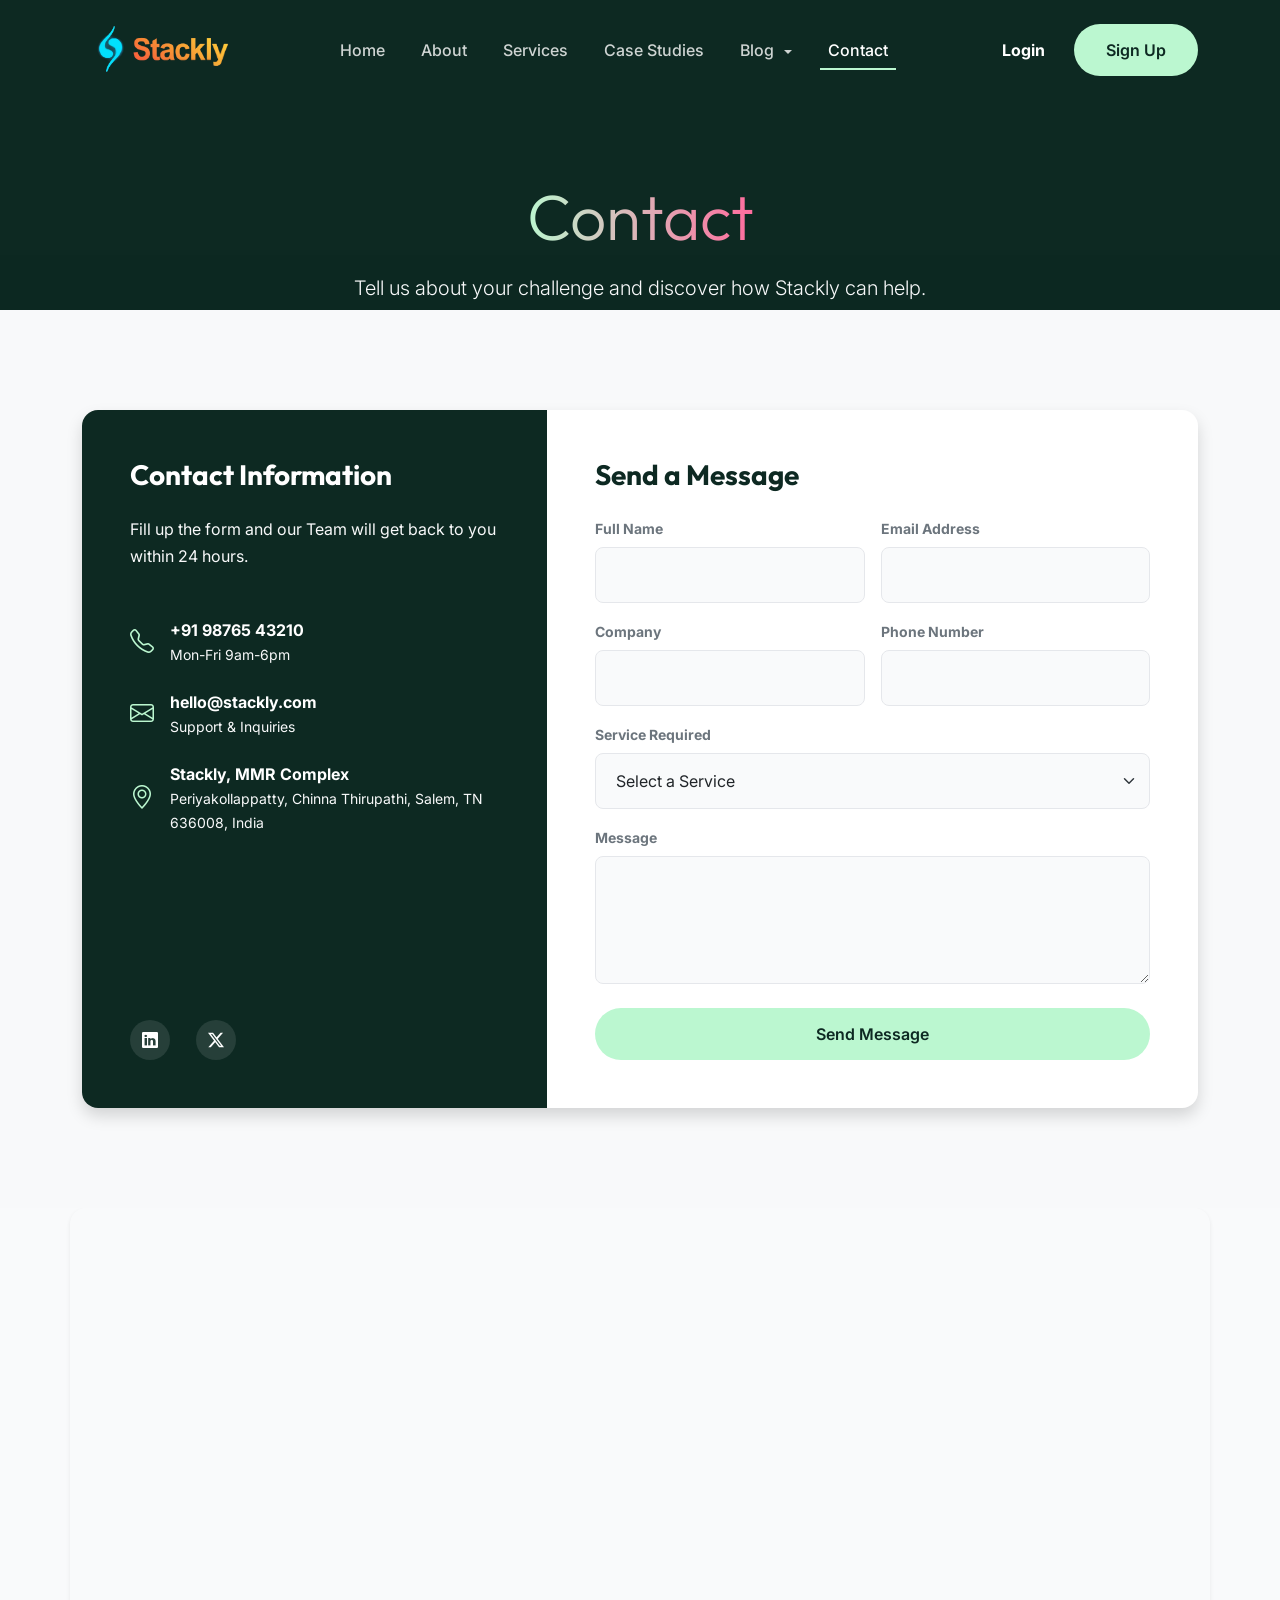
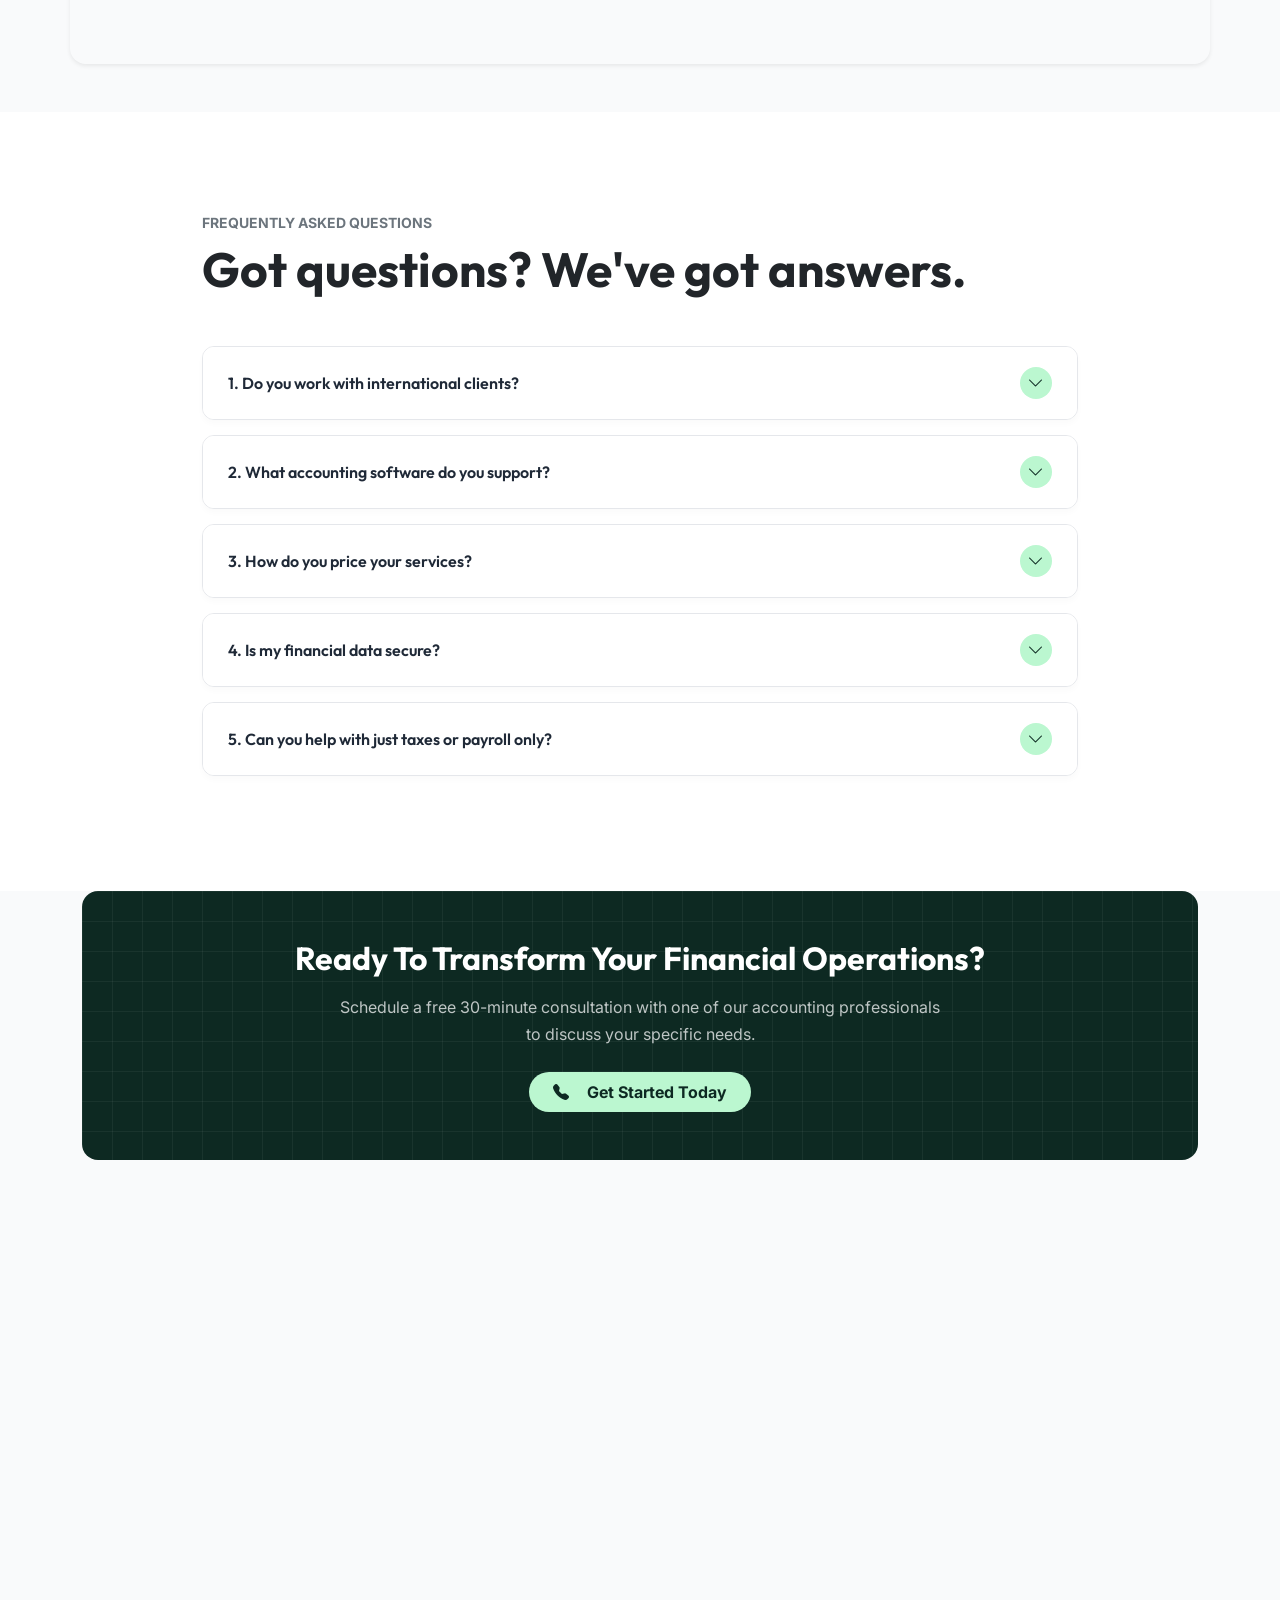
<file: contact.html>
<!DOCTYPE html>
<html lang="en">
<head>
    <meta charset="UTF-8">
    <meta name="viewport" content="width=device-width, initial-scale=1.0">
    <title>Contact Us | Stackly Management Consulting</title>
    <link href="https://fonts.googleapis.com/css2?family=Inter:wght@300;400;500;600;700&family=Outfit:wght@400;500;600;700;800&display=swap" rel="stylesheet">
    <link href="https://cdn.jsdelivr.net/npm/bootstrap@5.3.2/dist/css/bootstrap.min.css" rel="stylesheet">
    <link rel="stylesheet" href="https://cdn.jsdelivr.net/npm/bootstrap-icons@1.11.1/font/bootstrap-icons.css">
    <link href="https://unpkg.com/aos@2.3.1/dist/aos.css" rel="stylesheet">
    <link rel="stylesheet" href="assets/css/style.css">
</head>
<body>
    <!-- Preloader -->
    <div id="preloader" class="preloader">
        <div class="preloader-content">
            <img src="assets/images/logo.webp" alt="Stackly Logo" class="preloader-logo">
            <div class="spinner"></div>
        </div>
    </div>
    <div id="navbar-placeholder"></div>

    <!-- Page Header -->
    <header class="hero-section" style="min-height: 40vh;">
        <div class="hero-overlay" style="background: rgba(13, 41, 34, 0.9);"></div>
        <div class="container hero-content text-center pt-5">
            <h1 class="display-3 text-white mb-3 gradient-flow-text" data-aos="fade-up">Contact</h1>
            <p class="lead text-light mx-auto" style="max-width: 700px;" data-aos="fade-up" data-aos-delay="100">Tell us about your challenge and discover how Stackly can help.</p>
        </div>
    </header>

    <!-- Contact Section -->
    <section class="section-padding bg-light position-relative" style="margin-top: -50px; z-index: 10;">
        <div class="container">
            <div class="row g-0 bg-white rounded-4 shadow overflow-hidden">
                <!-- Left: Info -->
                <div class="col-lg-5 bg-dark-green text-white p-5 d-flex flex-column justify-content-between">
                    <div>
                        <h3 class="mb-4 text-white">Contact Information</h3>
                        <p class="text-light mb-5">Fill up the form and our Team will get back to you within 24 hours.</p>
                        
                        <div class="d-flex align-items-center mb-4">
                            <i class="bi bi-telephone text-accent fs-4 me-3"></i>
                            <div>
                                <span class="d-block text-white fw-bold">+91 98765 43210</span>
                                <span class="small text-light">Mon-Fri 9am-6pm</span>
                            </div>
                        </div>
                        
                        <div class="d-flex align-items-center mb-4">
                            <i class="bi bi-envelope text-accent fs-4 me-3"></i>
                            <div>
                                <span class="d-block text-white fw-bold">hello@stackly.com</span>
                                <span class="small text-light">Support & Inquiries</span>
                            </div>
                        </div>
                        
                        <div class="d-flex align-items-center mb-5">
                            <i class="bi bi-geo-alt text-accent fs-4 me-3"></i>
                            <div>
                                <span class="d-block text-white fw-bold">Stackly, MMR Complex</span>
                                <span class="small text-light">Periyakollappatty, Chinna Thirupathi, Salem, TN 636008, India</span>
                            </div>
                        </div>
                    </div>
                    
                    <div class="d-flex gap-3">
                        <a href="404.html" class="social-icon"><i class="bi bi-linkedin"></i></a>
                        <a href="404.html" class="social-icon"><i class="bi bi-twitter-x"></i></a>
                    </div>
                </div>
                
                <!-- Right: Form -->
                <div class="col-lg-7 p-5">
                    <h3 class="mb-4">Send a Message</h3>
                    <form class="needs-validation" id="contactForm" novalidate>
                        <div class="row g-3">
                            <div class="col-md-6">
                                <label class="form-label small fw-bold text-secondary">Full Name</label>
                                <input type="text" class="form-control form-control-stackly" required>
                                <div class="invalid-feedback">Please provide your name.</div>
                            </div>
                            <div class="col-md-6">
                                <label class="form-label small fw-bold text-secondary">Email Address</label>
                                <input type="email" class="form-control form-control-stackly" required>
                                <div class="invalid-feedback">Please provide a valid email.</div>
                            </div>
                            <div class="col-md-6">
                                <label class="form-label small fw-bold text-secondary">Company</label>
                                <input type="text" class="form-control form-control-stackly" required>
                                <div class="invalid-feedback">Please provide your company.</div>
                            </div>
                            <div class="col-md-6">
                                <label class="form-label small fw-bold text-secondary">Phone Number</label>
                                <input type="tel" class="form-control form-control-stackly" required>
                                <div class="invalid-feedback">Please provide your phone number.</div>
                            </div>
                            <div class="col-12">
                                <label class="form-label small fw-bold text-secondary">Service Required</label>
                                <select class="form-select form-control-stackly" required>
                                    <option value="" disabled selected>Select a Service</option>
                                    <option value="1">Business Consulting</option>
                                    <option value="2">Marketing & Sales Strategy</option>
                                    <option value="3">Operations Management</option>
                                    <option value="4">Talent & Organization</option>
                                </select>
                                <div class="invalid-feedback">Please select a service.</div>
                            </div>
                            <div class="col-12">
                                <label class="form-label small fw-bold text-secondary">Message</label>
                                <textarea class="form-control form-control-stackly" rows="4" required></textarea>
                                <div class="invalid-feedback">Please enter your message.</div>
                            </div>
                            <div class="col-12 mt-4">
                                <button class="btn btn-primary-stackly w-100 justify-content-center" type="submit">Send Message</button>
                            </div>
                        </div>
                    </form>
                </div>
            </div>
        </div>
    </section>


    <!-- Map iframe -->
    <section class="container mb-5 overflow-hidden rounded-4 shadow-sm px-0 position-relative">
        <iframe src="https://maps.google.com/maps?q=MMR%20Complex,%20Periyakollappatty,%20Salem&t=&z=15&ie=UTF8&iwloc=&output=embed" width="100%" height="450" style="border:0;" allowfullscreen="" loading="lazy" referrerpolicy="no-referrer-when-downgrade"></iframe>
        
        <!-- Mobile Map Overlay (Navigates to new tab) -->
        <a href="https://maps.google.com/maps?q=MMR%20Complex,%20Periyakollappatty,%20Salem" target="_blank" class="d-block d-md-none position-absolute top-0 start-0 w-100 h-100" style="z-index: 10;">
            <span class="visually-hidden">Open Map in New Tab</span>
        </a>
    </section>

    <!-- FAQ Section -->
    <section class="section-padding bg-white" id="faq-section">
        <div class="container" style="max-width: 900px;">
            <div class="mb-5">
                <span class="small fw-bold text-secondary text-uppercase mb-2 d-block">Frequently Asked Questions</span>
                <h2 class="display-5 text-dark fw-bold">Got questions? We've got answers.</h2>
            </div>
            
            <div class="accordion faq-accordion" id="faqAccordion">
                <!-- FAQ Item 1 -->
                <div class="accordion-item">
                    <h2 class="accordion-header">
                        <button class="accordion-button collapsed" type="button" data-bs-toggle="collapse" data-bs-target="#faq1" aria-expanded="false" aria-controls="faq1">
                            1. Do you work with international clients?
                            <span class="faq-icon ms-auto"><i class="bi bi-chevron-down"></i></span>
                        </button>
                    </h2>
                    <div id="faq1" class="accordion-collapse collapse" data-bs-parent="#faqAccordion">
                        <div class="accordion-body pt-0">
                            Yes. Limpa supports businesses across multiple countries. We specialize in cross-border tax compliance, multi-currency reporting, and remote advisory for global startups and SMEs.
                        </div>
                    </div>
                </div>
                <!-- FAQ Item 2 -->
                <div class="accordion-item">
                    <h2 class="accordion-header">
                        <button class="accordion-button collapsed" type="button" data-bs-toggle="collapse" data-bs-target="#faq2" aria-expanded="false" aria-controls="faq2">
                            2. What accounting software do you support?
                            <span class="faq-icon ms-auto"><i class="bi bi-chevron-down"></i></span>
                        </button>
                    </h2>
                    <div id="faq2" class="accordion-collapse collapse" data-bs-parent="#faqAccordion">
                        <div class="accordion-body pt-0">
                            We support a wide range of leading accounting software platforms including QuickBooks, Xero, NetSuite, and specialized industry solutions.
                        </div>
                    </div>
                </div>
                <!-- FAQ Item 3 -->
                <div class="accordion-item">
                    <h2 class="accordion-header">
                        <button class="accordion-button collapsed" type="button" data-bs-toggle="collapse" data-bs-target="#faq3" aria-expanded="false" aria-controls="faq3">
                            3. How do you price your services?
                            <span class="faq-icon ms-auto"><i class="bi bi-chevron-down"></i></span>
                        </button>
                    </h2>
                    <div id="faq3" class="accordion-collapse collapse" data-bs-parent="#faqAccordion">
                        <div class="accordion-body pt-0">
                            We offer customized pricing based on the scope of your needs. We typically work on a fixed-fee retainer basis so you have predictable costs, but can also accommodate project-based or hourly billing for specialized consulting.
                        </div>
                    </div>
                </div>
                <!-- FAQ Item 4 -->
                <div class="accordion-item">
                    <h2 class="accordion-header">
                        <button class="accordion-button collapsed" type="button" data-bs-toggle="collapse" data-bs-target="#faq4" aria-expanded="false" aria-controls="faq4">
                            4. Is my financial data secure?
                            <span class="faq-icon ms-auto"><i class="bi bi-chevron-down"></i></span>
                        </button>
                    </h2>
                    <div id="faq4" class="accordion-collapse collapse" data-bs-parent="#faqAccordion">
                        <div class="accordion-body pt-0">
                            Absolutely. We employ bank-level encryption, multi-factor authentication, and strict access controls to ensure your financial information remains completely secure and confidential at all times.
                        </div>
                    </div>
                </div>
                <!-- FAQ Item 5 -->
                <div class="accordion-item">
                    <h2 class="accordion-header">
                        <button class="accordion-button collapsed" type="button" data-bs-toggle="collapse" data-bs-target="#faq5" aria-expanded="false" aria-controls="faq5">
                            5. Can you help with just taxes or payroll only?
                            <span class="faq-icon ms-auto"><i class="bi bi-chevron-down"></i></span>
                        </button>
                    </h2>
                    <div id="faq5" class="accordion-collapse collapse" data-bs-parent="#faqAccordion">
                        <div class="accordion-body pt-0">
                            Yes, we offer modular services. While we provide comprehensive financial management, you can engage us specifically for targeted needs like tax preparation, payroll processing, or strategic advisory.
                        </div>
                    </div>
                </div>
            </div>
        </div>
    </section>
    <!-- CTA Section -->
    <section class="container mb-5">
        <div class="rounded-4 p-5 text-center position-relative overflow-hidden" style="background-color: var(--primary-color); background-image: linear-gradient(rgba(255, 255, 255, 0.05) 1px, transparent 1px), linear-gradient(90deg, rgba(255, 255, 255, 0.05) 1px, transparent 1px); background-size: 30px 30px;">
            <div class="position-relative" style="z-index: 1;">
                <h2 class="text-white fw-bold mb-3">Ready To Transform Your Financial Operations?</h2>
                <p class="text-light opacity-75 mb-4 mx-auto" style="max-width: 600px;">Schedule a free 30-minute consultation with one of our accounting professionals to discuss your specific needs.</p>
                <button onclick="window.location.href='404.html'" class="btn btn-primary-stackly rounded-pill px-4 py-2 fw-bold"><i class="bi bi-telephone-fill me-2"></i> Get Started Today</button>
            </div>
        </div>
    </section>

    <div id="footer-placeholder"></div>

    <script src="https://cdn.jsdelivr.net/npm/bootstrap@5.3.2/dist/js/bootstrap.bundle.min.js"></script>
    <script src="https://unpkg.com/aos@2.3.1/dist/aos.js"></script>
    <script src="assets/js/main.js"></script>
    <script src="assets/js/forms.js"></script>
    <script>
        document.addEventListener('DOMContentLoaded', () => {
            const contactForm = document.getElementById('contactForm');
            if (contactForm) {
                contactForm.addEventListener('submit', (event) => {
                    if (!contactForm.checkValidity()) {
                        // Let Bootstrap handle showing invalid-feedback
                        return;
                    }
                    
                    // Form is valid, prevent default and forms.js
                    event.preventDefault();
                    event.stopPropagation();
                    
                    // Simulate loading and redirect
                    const btn = contactForm.querySelector('button[type="submit"]');
                    btn.innerHTML = '<i class="bi bi-arrow-repeat spin"></i> Sending...';
                    btn.disabled = true;
                    
                    setTimeout(() => {
                        contactForm.reset();
                        contactForm.classList.remove('was-validated');
                        btn.innerHTML = 'Send Message';
                        btn.disabled = false;
                        alert('Thank you! Your message has been sent successfully.');
                    }, 500);
                }, true); // Use capture phase to intercept before forms.js
            }
        });
    </script>
</body>
</html>
</file>
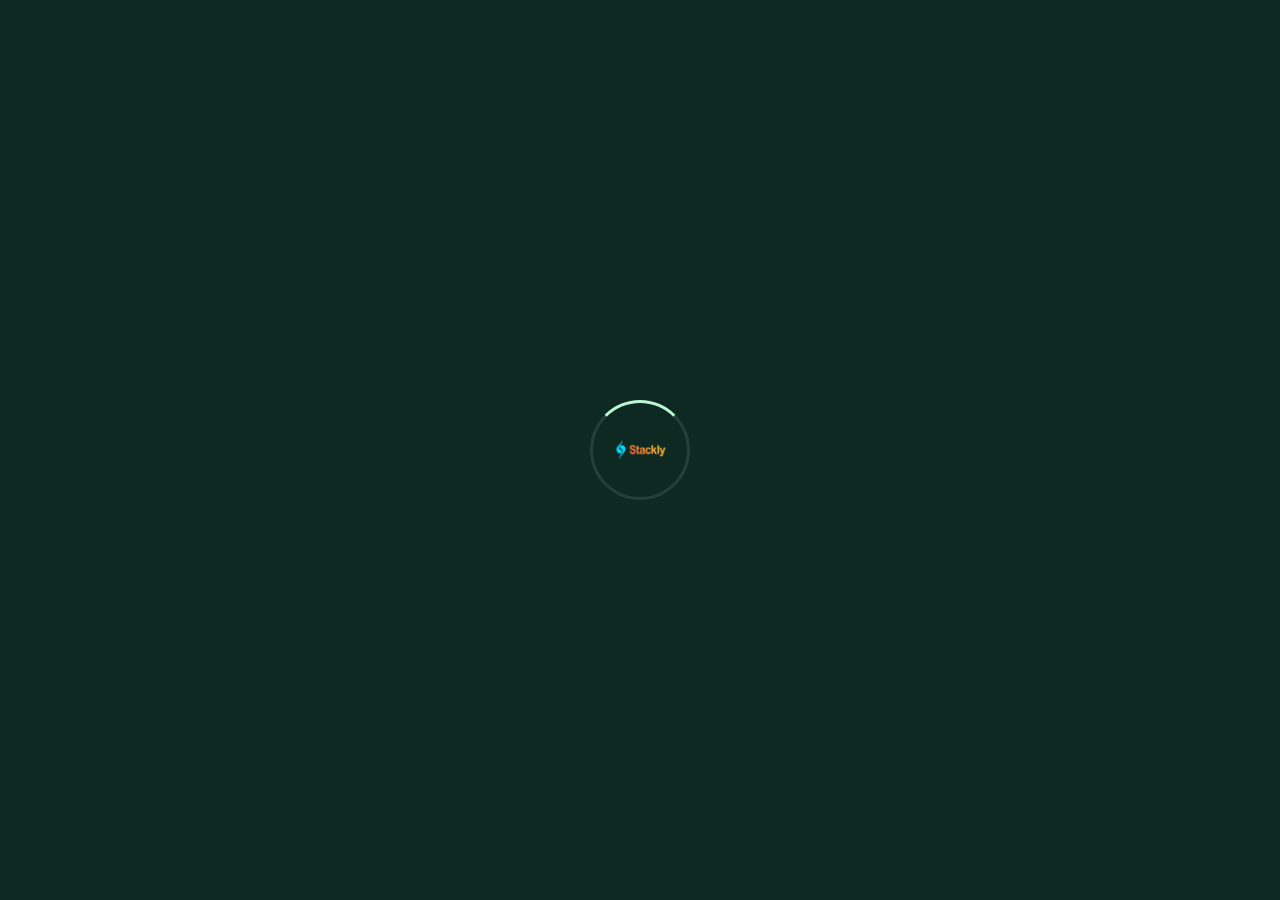
<file: login.html>
<!DOCTYPE html>
<html lang="en">
<head>
    <meta charset="UTF-8">
    <meta name="viewport" content="width=device-width, initial-scale=1.0">
    <title>Login | Stackly</title>
    <link href="https://fonts.googleapis.com/css2?family=Inter:wght@300;400;500;600;700&family=Outfit:wght@400;500;600;700;800&display=swap" rel="stylesheet">
    <link href="https://cdn.jsdelivr.net/npm/bootstrap@5.3.2/dist/css/bootstrap.min.css" rel="stylesheet">
    <link rel="stylesheet" href="https://cdn.jsdelivr.net/npm/bootstrap-icons@1.11.1/font/bootstrap-icons.css">
    <link rel="stylesheet" href="assets/css/style.css">
</head>
<body class="bg-light">
    <!-- Preloader -->
    <div id="preloader" class="preloader">
        <div class="preloader-content">
            <img src="assets/images/logo.webp" alt="Stackly Logo" class="preloader-logo">
            <div class="spinner"></div>
        </div>
    </div>

    <div class="split-screen flex-column flex-lg-row">
        <!-- Left: Image -->
        <div class="split-left split-bg d-none d-lg-flex position-relative" style="background-image: url('assets/images/consulting.webp');">
            <a href="index.html" class="position-absolute top-0 start-50 translate-middle-x mt-5 z-3 text-decoration-none">
                <img src="assets/images/logo.webp" alt="Stackly Logo" style="height: 50px;">
            </a>
            <div class="position-relative z-2 text-white p-5 d-flex flex-column h-100 justify-content-end">
                <div>
                    <h2 class="display-5 fw-bold mb-4 text-white" style="color: white !important;">Your Next Business Opportunity Awaits.</h2>
                    <p class="lead text-light">Access your dashboard to track progress, download reports, and connect with your dedicated consulting team.</p>
                </div>
            </div>
        </div>
        
        <!-- Right: Form -->
        <div class="split-right bg-white px-4 py-5 px-sm-5 d-flex flex-column align-items-center justify-content-center">
            <div class="w-100" style="max-width: 450px;">
                <div class="d-lg-none mb-4 text-center">
                    <a href="index.html" class="text-decoration-none"><img src="assets/images/logo.webp" alt="Stackly Logo" style="height: 50px;"></a>
                </div>
                
                <h2 class="fw-bold mb-1">Welcome Back</h2>
                <p class="text-secondary mb-4">Please enter your details to sign in.</p>
                
                <div class="d-flex bg-light p-1 rounded-pill mb-4 role-toggle" style="border: 1px solid #e5e7eb;">
                    <input type="radio" class="btn-check" name="role" id="roleClient" autocomplete="off" checked>
                    <label class="btn w-50 rounded-pill fw-bold" for="roleClient">Client</label>

                    <input type="radio" class="btn-check" name="role" id="roleAdmin" autocomplete="off">
                    <label class="btn w-50 rounded-pill fw-bold" for="roleAdmin">Admin</label>
                </div>
                
                <form class="needs-validation" novalidate id="loginForm" onsubmit="event.preventDefault(); const email = this.querySelector('input[type=\'email\']').value; if(email !== localStorage.getItem('userEmail')) { localStorage.removeItem('userFirstName'); localStorage.removeItem('userLastName'); } localStorage.setItem('userEmail', email); const role = document.querySelector('input[name=\'role\']:checked').id; if(role === 'roleAdmin') { window.location.href='admin-dashboard.html'; } else { window.location.href='client-dashboard.html'; }">
                    <div class="mb-3">
                        <label class="form-label small fw-bold text-secondary">Email Address</label>
                        <input type="email" class="form-control form-control-stackly" required>
                    </div>
                    
                    <div class="mb-3">
                        <label class="form-label small fw-bold text-secondary">Password</label>
                        <input type="password" class="form-control form-control-stackly" required>
                    </div>
                    
                    <div class="d-flex justify-content-between align-items-center mb-4">
                        <div class="form-check">
                            <input class="form-check-input" type="checkbox" id="rememberMe">
                            <label class="form-check-label small text-secondary" for="rememberMe">Remember Me</label>
                        </div>
                        <a href="404.html" class="small text-primary fw-bold text-decoration-none">Forgot Password?</a>
                    </div>
                    
                    <button class="btn btn-primary-stackly w-100 justify-content-center mb-3" type="submit">Login</button>
                    
                    <div class="position-relative text-center my-4">
                        <hr class="text-secondary opacity-25">
                        <span class="position-absolute top-50 start-50 translate-middle bg-white px-3 small text-secondary">Or continue with</span>
                    </div>
                    
                    <div class="d-flex gap-3 mb-4">
                        <a href="404.html" class="btn btn-outline-secondary w-50 d-flex justify-content-center align-items-center gap-2 py-2 text-decoration-none">
                            <i class="bi bi-google"></i> Google
                        </a>
                        <a href="404.html" class="btn btn-outline-secondary w-50 d-flex justify-content-center align-items-center gap-2 py-2 text-decoration-none">
                            <i class="bi bi-apple fs-5"></i> Apple
                        </a>
                    </div>
                    
                    <p class="text-center small text-secondary mt-4">
                        Don't have an account? <a href="signup.html" class="text-primary fw-bold text-decoration-none">Sign Up</a>
                    </p>
                    <div class="text-center mt-4 pt-2">
                        <a href="index.html" class="btn btn-outline-secondary rounded-pill fw-bold px-4 py-2"><i class="bi bi-arrow-left me-1"></i> Go to Home</a>
                    </div>
                </form>
            </div>
        </div>
    </div>

    <script src="https://cdn.jsdelivr.net/npm/bootstrap@5.3.2/dist/js/bootstrap.bundle.min.js"></script>
    <script src="assets/js/forms.js"></script>
    <script>
        document.addEventListener('DOMContentLoaded', () => {
            const savedRole = localStorage.getItem('userRole');
            if (savedRole === 'admin') {
                document.getElementById('roleAdmin').checked = true;
            } else if (savedRole === 'client') {
                document.getElementById('roleClient').checked = true;
            }
        });
    </script>

    <script>
        window.addEventListener('load', () => {
            setTimeout(() => {
                const preloader = document.getElementById('preloader');
                if (preloader) {
                    preloader.classList.add('hidden');
                    setTimeout(() => { preloader.remove(); }, 500);
                }
            }, 2000);
        });
    </script>
</body>
</html>
</file>
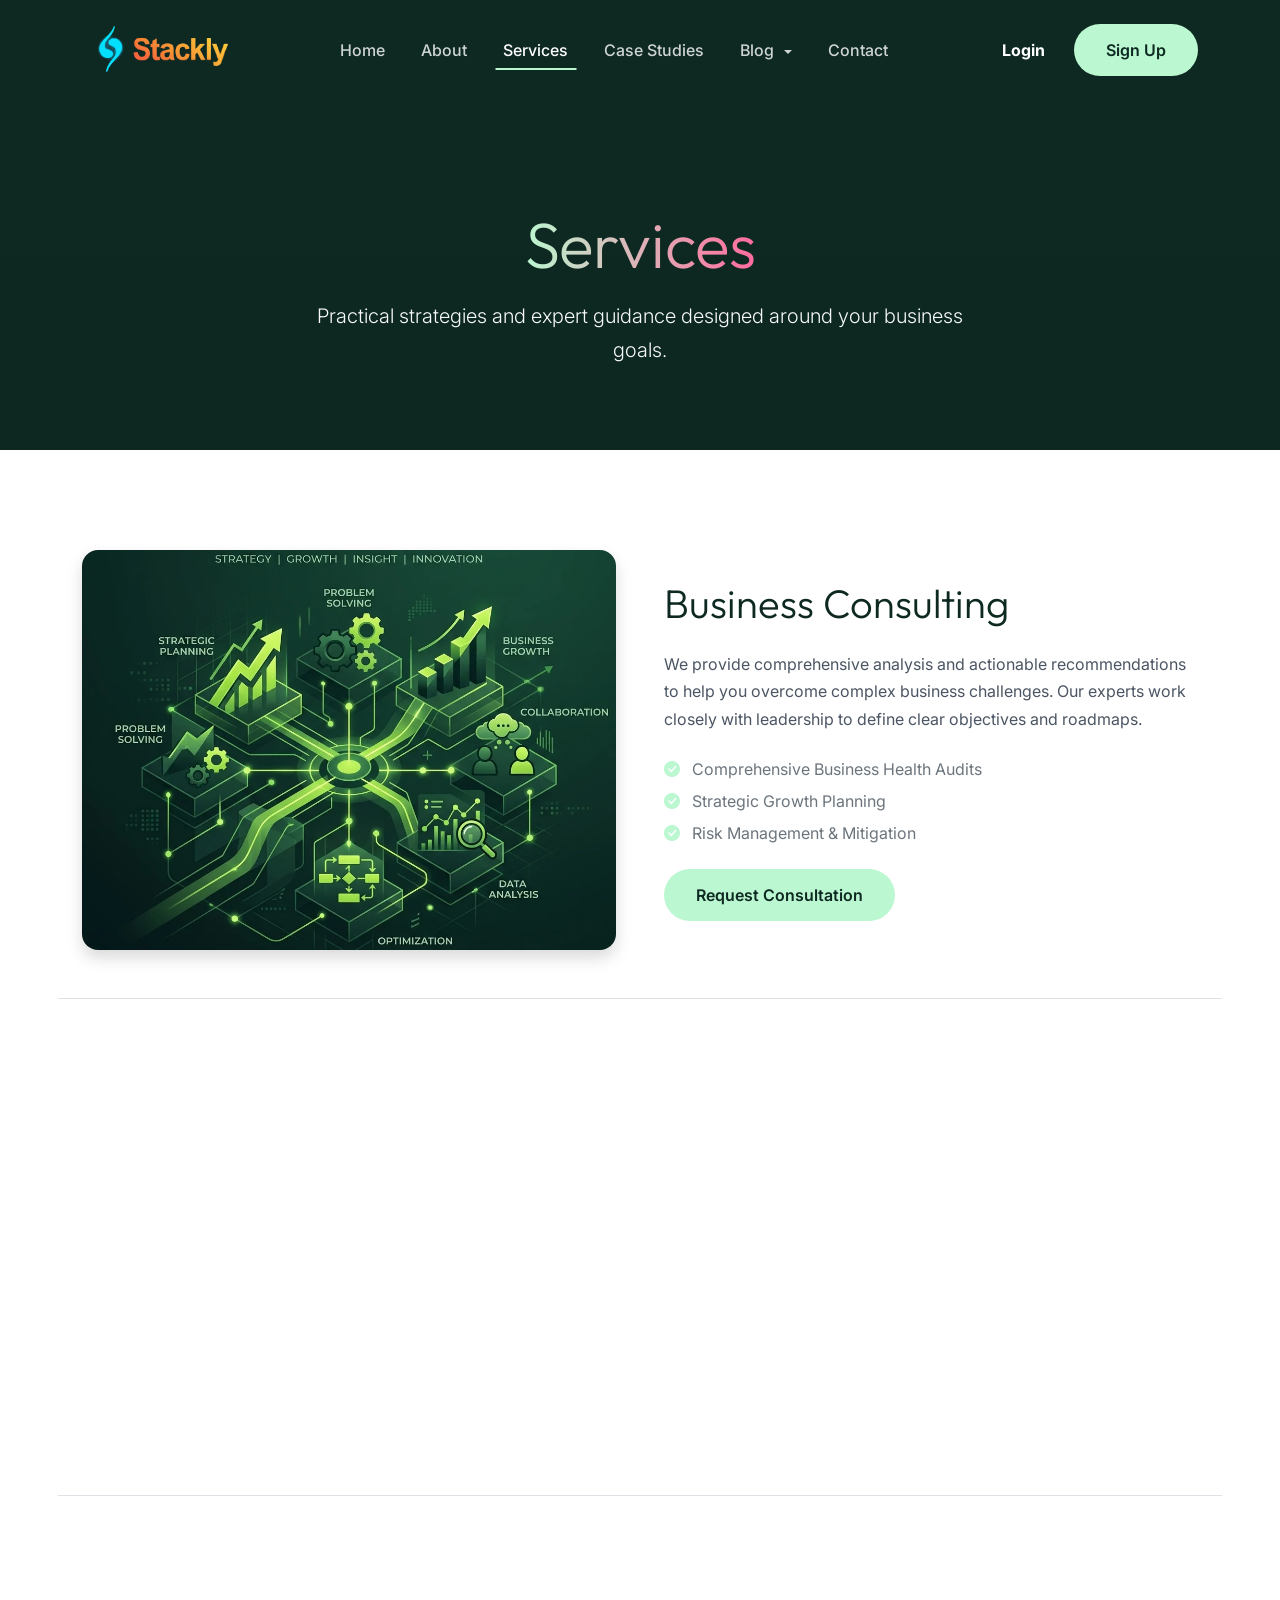
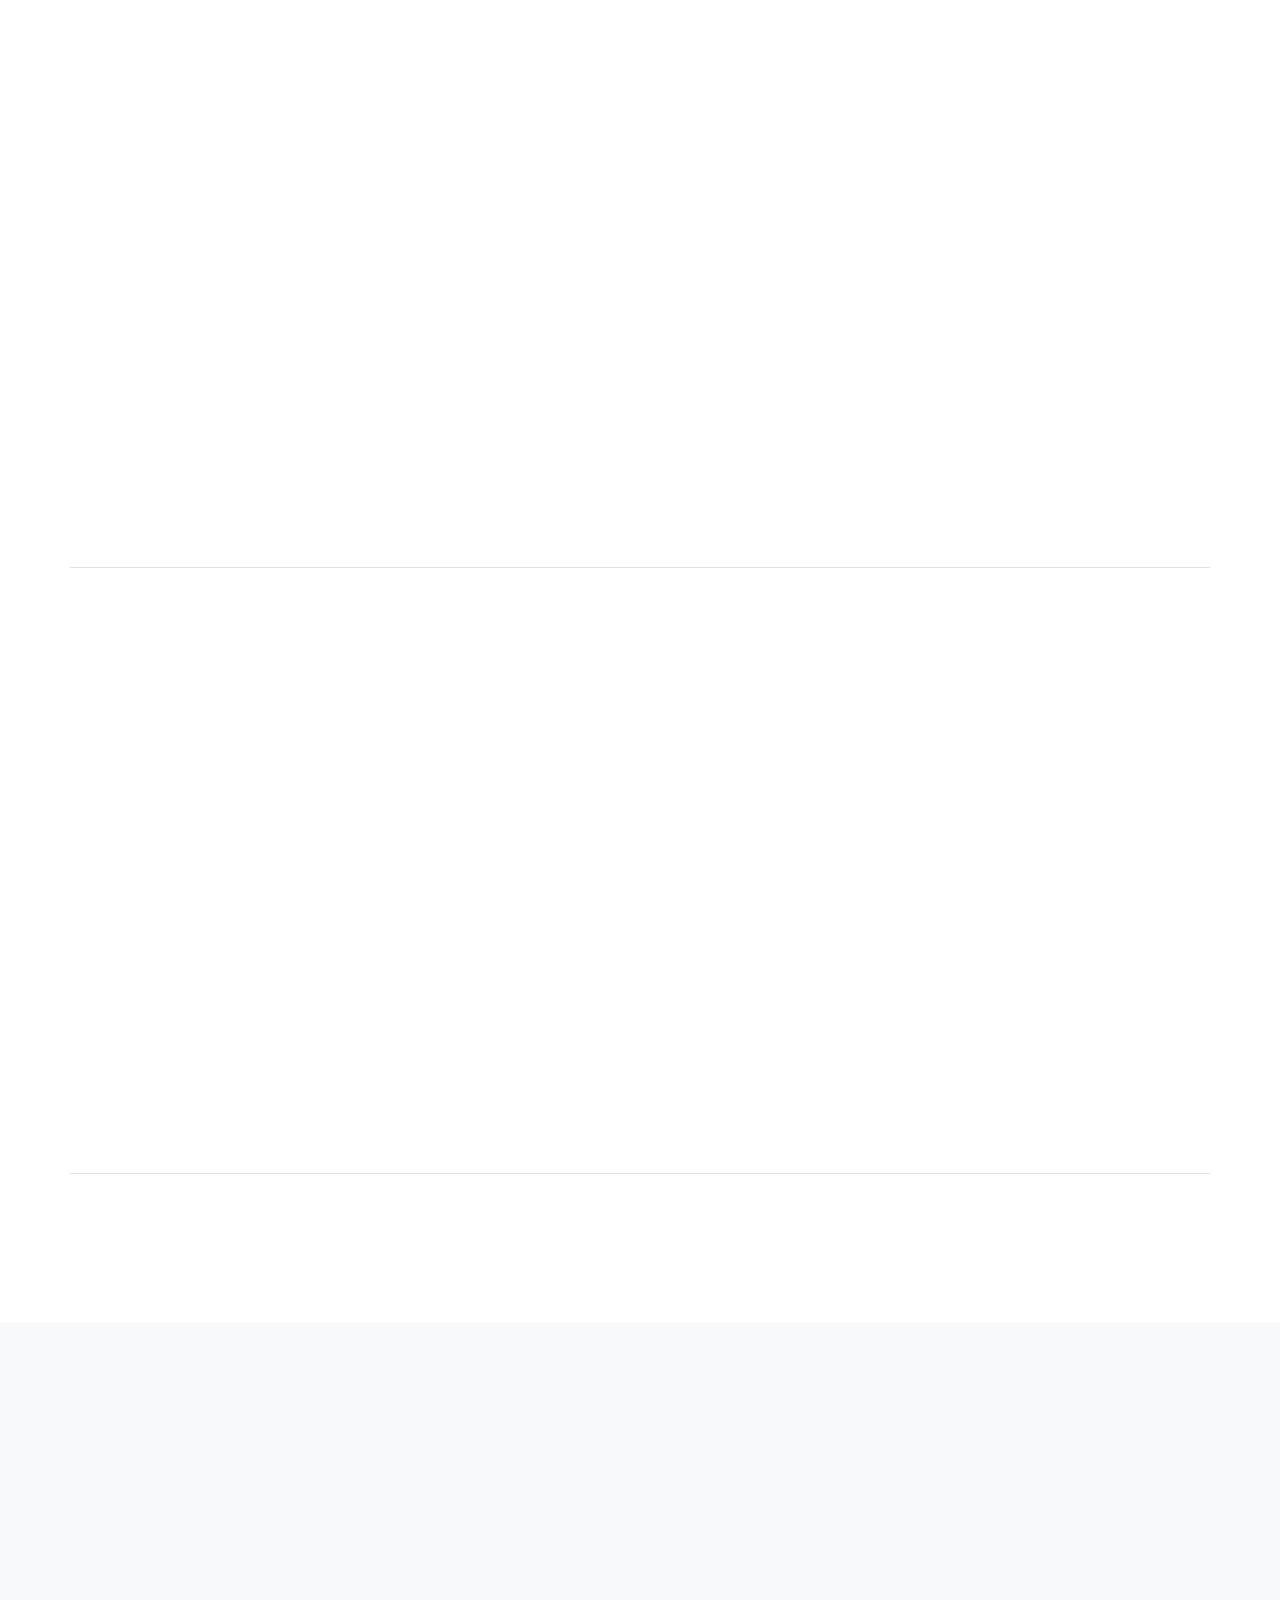
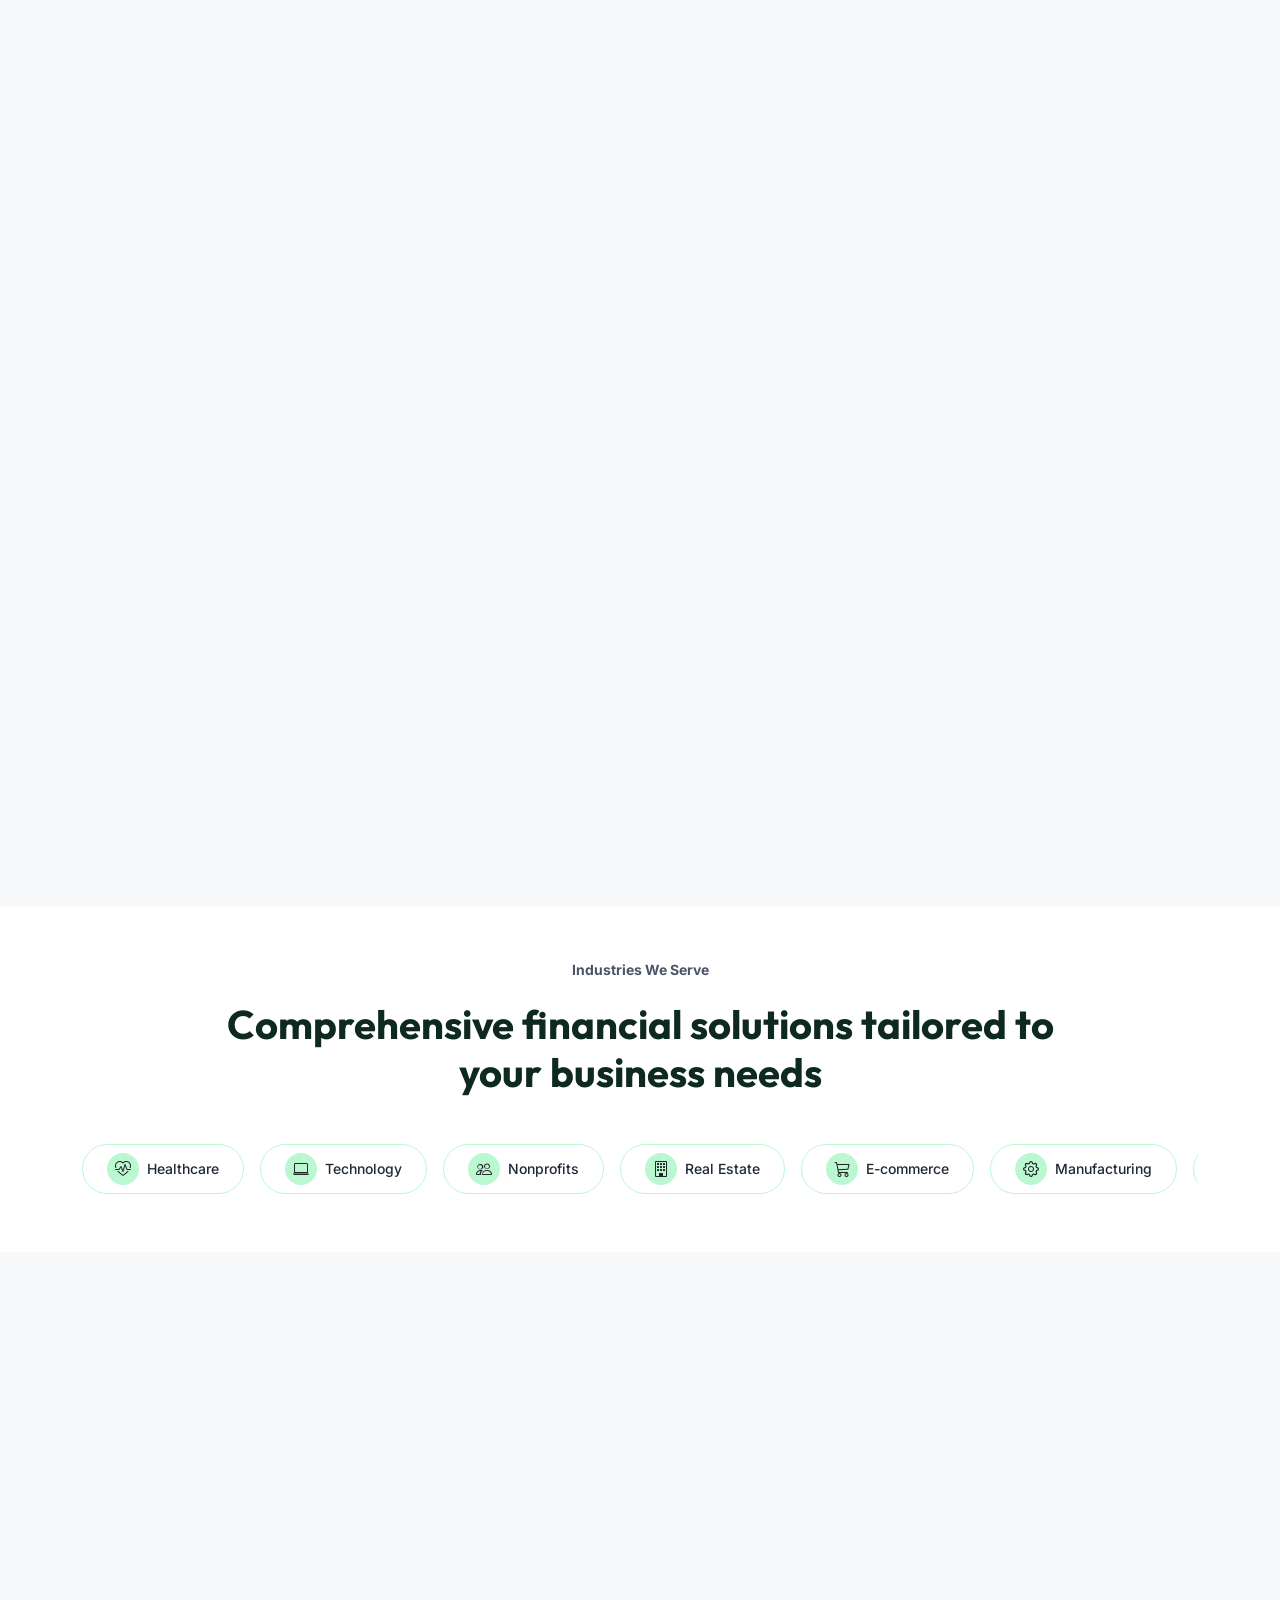
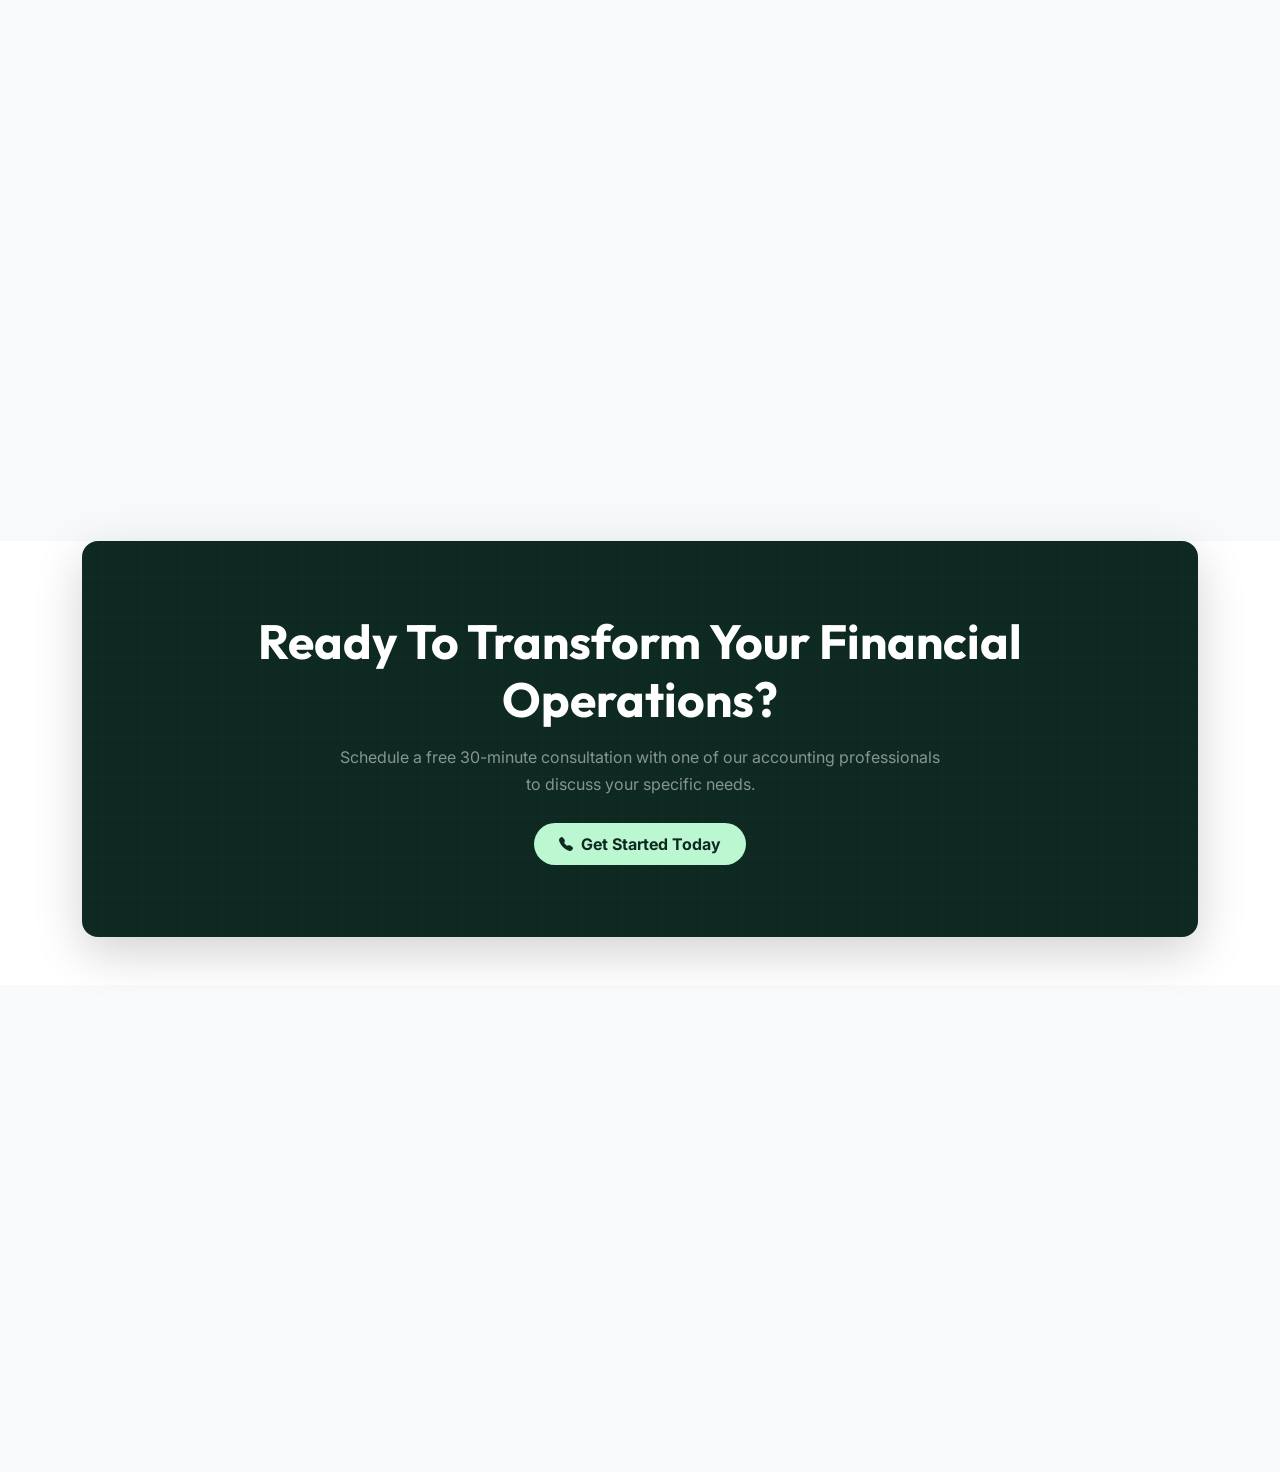
<file: services.html>
<!DOCTYPE html>
<html lang="en">
<head>
    <meta charset="UTF-8">
    <meta name="viewport" content="width=device-width, initial-scale=1.0">
    <title>Services | Stackly Management Consulting</title>
    <link href="https://fonts.googleapis.com/css2?family=Inter:wght@300;400;500;600;700&family=Outfit:wght@400;500;600;700;800&display=swap" rel="stylesheet">
    <link href="https://cdn.jsdelivr.net/npm/bootstrap@5.3.2/dist/css/bootstrap.min.css" rel="stylesheet">
    <link rel="stylesheet" href="https://cdn.jsdelivr.net/npm/bootstrap-icons@1.11.1/font/bootstrap-icons.css">
    <link href="https://unpkg.com/aos@2.3.1/dist/aos.css" rel="stylesheet">
    <link rel="stylesheet" href="assets/css/style.css">
</head>
<body>
    <!-- Preloader -->
    <div id="preloader" class="preloader">
        <div class="preloader-content">
            <img src="assets/images/logo.webp" alt="Stackly Logo" class="preloader-logo">
            <div class="spinner"></div>
        </div>
    </div>
    <div id="navbar-placeholder"></div>

    <!-- Page Header -->
    <header class="hero-section" style="min-height: 50vh;">
        <div class="hero-overlay" style="background: rgba(13, 41, 34, 0.9);"></div>
        <div class="container hero-content text-center pt-5">
            <h1 class="display-3 text-white mb-3 gradient-flow-text" data-aos="fade-up">Services</h1>
            <p class="lead text-light mx-auto" style="max-width: 700px;" data-aos="fade-up" data-aos-delay="100">Practical strategies and expert guidance designed around your business goals.</p>
        </div>
    </header>

    <!-- Services Details -->
    <section class="section-padding bg-white overflow-hidden">
        <div class="container">
            
            <!-- Service 1 -->
            <div class="row align-items-center g-5 mb-5 pb-5 border-bottom">
                <div class="col-lg-6" data-aos="fade-right">
                    <img src="assets/images/services.webp" alt="Business Consulting" class="img-fluid rounded-4 shadow w-100 object-fit-cover" style="height: 400px;">
                </div>
                <div class="col-lg-6" data-aos="fade-left">
                    <h2 class="display-6 mb-4">Business Consulting</h2>
                    <p>We provide comprehensive analysis and actionable recommendations to help you overcome complex business challenges. Our experts work closely with leadership to define clear objectives and roadmaps.</p>
                    <ul class="list-unstyled mb-4 text-secondary">
                        <li class="mb-2"><i class="bi bi-check-circle-fill text-accent me-2"></i> Comprehensive Business Health Audits</li>
                        <li class="mb-2"><i class="bi bi-check-circle-fill text-accent me-2"></i> Strategic Growth Planning</li>
                        <li class="mb-2"><i class="bi bi-check-circle-fill text-accent me-2"></i> Risk Management & Mitigation</li>
                    </ul>
                    <a href="404.html" class="btn-primary-stackly">Request Consultation</a>
                </div>
            </div>

            <!-- Service 2 -->
            <div class="row align-items-center g-5 mb-5 pb-5 border-bottom flex-lg-row-reverse">
                <div class="col-lg-6" data-aos="fade-left">
                    <img src="assets/images/strategy.webp" alt="Marketing & Sales Strategy" class="img-fluid rounded-4 shadow w-100 object-fit-cover" style="height: 400px;">
                </div>
                <div class="col-lg-6" data-aos="fade-right">
                    <h2 class="display-6 mb-4">Marketing & Sales Strategy</h2>
                    <p>Accelerate revenue growth through targeted, data-backed marketing and sales methodologies. We help align your brand messaging with customer needs to drive acquisition and loyalty.</p>
                    <ul class="list-unstyled mb-4 text-secondary">
                        <li class="mb-2"><i class="bi bi-check-circle-fill text-accent me-2"></i> Go-To-Market Strategies</li>
                        <li class="mb-2"><i class="bi bi-check-circle-fill text-accent me-2"></i> Sales Funnel Optimization</li>
                        <li class="mb-2"><i class="bi bi-check-circle-fill text-accent me-2"></i> Brand Positioning</li>
                    </ul>
                    <a href="404.html" class="btn-primary-stackly">Request Consultation</a>
                </div>
            </div>

            <!-- Service 3 -->
            <div class="row align-items-center g-5 mb-5 pb-5 border-bottom">
                <div class="col-lg-6" data-aos="fade-right">
                    <img src="assets/images/operations.webp" alt="Operations Management" class="img-fluid rounded-4 shadow w-100 object-fit-cover" style="height: 400px;">
                </div>
                <div class="col-lg-6" data-aos="fade-left">
                    <h2 class="display-6 mb-4">Operations Management</h2>
                    <p>Transform your operational capabilities to increase efficiency and reduce costs. We identify bottlenecks and implement streamlined processes across your supply chain and internal workflows.</p>
                    <ul class="list-unstyled mb-4 text-secondary">
                        <li class="mb-2"><i class="bi bi-check-circle-fill text-accent me-2"></i> Supply Chain Optimization</li>
                        <li class="mb-2"><i class="bi bi-check-circle-fill text-accent me-2"></i> Quality Assurance & Control</li>
                        <li class="mb-2"><i class="bi bi-check-circle-fill text-accent me-2"></i> Cost Reduction Strategies</li>
                    </ul>
                    <a href="404.html" class="btn-primary-stackly">Request Consultation</a>
                </div>
            </div>
            
            <!-- Service 4 -->
            <div class="row align-items-center g-5 flex-lg-row-reverse">
                <div class="col-lg-6" data-aos="fade-left">
                    <img src="assets/images/talent.webp" alt="Talent & Organization" class="img-fluid rounded-4 shadow w-100 object-fit-cover" style="height: 400px;">
                </div>
                <div class="col-lg-6" data-aos="fade-right">
                    <h2 class="display-6 mb-4">Talent Acquisition & Dev</h2>
                    <p>People are your greatest asset. We assist in designing robust talent strategies, fostering leadership development, and cultivating a high-performance corporate culture.</p>
                    <ul class="list-unstyled mb-4 text-secondary">
                        <li class="mb-2"><i class="bi bi-check-circle-fill text-accent me-2"></i> Leadership Development Programs</li>
                        <li class="mb-2"><i class="bi bi-check-circle-fill text-accent me-2"></i> Organizational Restructuring</li>
                        <li class="mb-2"><i class="bi bi-check-circle-fill text-accent me-2"></i> Talent Acquisition Strategies</li>
                    </ul>
                    <a href="404.html" class="btn-primary-stackly">Request Consultation</a>
                </div>
            </div>

        </div>
    </section>

    <!-- ======================= -->
    <!-- NEW SECTIONS ADDED      -->
    <!-- ======================= -->

    <!-- Advanced Zigzag Services Section -->
    <section class="section-padding bg-white pt-0">
        <div class="container">
            <!-- Row 1: Business Consulting (Image Left) -->
            <div class="row align-items-center g-5 mb-5 pb-5 border-bottom">
                <div class="col-lg-6 position-relative" data-aos="fade-right">
                    <img src="assets/images/svc-consulting.webp" alt="Transforming Insight" class="img-fluid rounded-4 shadow w-100 object-fit-cover" style="height: 500px;">
                </div>
                <div class="col-lg-6 ps-lg-5" data-aos="fade-left">
                    <span class="d-inline-block px-3 py-1 rounded-1 small fw-bold mb-3" style="background-color: #f1f2ec; color: #4a5568;">Business Consulting</span>
                    <h2 class="display-5 mb-4" style="font-family: var(--font-secondary); line-height: 1.2;">Transforming Insight into Impact</h2>
                    <p class="text-secondary mb-4" style="font-size: 0.95rem; line-height: 1.7;">We help organizations navigate complexity, identify growth opportunities, and build resilient strategies. Our business consultants work closely with you to optimize operations, improve decision-making, and drive sustainable success. Whether you're scaling up, entering new markets, or undergoing change, we provide the clarity and expertise to move forward with confidence.</p>
                    <ul class="list-unstyled mb-5 d-flex flex-column gap-3 text-secondary small">
                        <li><i class="bi bi-check2-circle text-secondary fs-5 me-2 align-middle"></i> Strategy development & growth</li>
                        <li><i class="bi bi-check2-circle text-secondary fs-5 me-2 align-middle"></i> Market research & competitors</li>
                        <li><i class="bi bi-check2-circle text-secondary fs-5 me-2 align-middle"></i> Risk management</li>
                    </ul>
                    <a href="404.html" class="btn btn-sm px-4 py-2 fw-bold d-inline-flex align-items-center" style="background-color: #bbf7d0; color: #064e3b; border-radius: 4px;">Learn More <i class="bi bi-arrow-right ms-2"></i></a>
                </div>
            </div>

            <!-- Row 2: Marketing (Text Left) -->
            <div class="row align-items-center g-5 mb-5 pb-5 border-bottom flex-lg-row-reverse">
                <div class="col-lg-6 position-relative" data-aos="fade-left">
                    <img src="assets/images/svc-marketing.webp" alt="Marketing" class="img-fluid rounded-4 shadow w-100 object-fit-cover" style="height: 500px;">
                </div>
                <div class="col-lg-6 pe-lg-5" data-aos="fade-right">
                    <span class="d-inline-block px-3 py-1 rounded-1 small fw-bold mb-3" style="background-color: #f1f2ec; color: #4a5568;">Marketing, Sales, & Retention</span>
                    <h2 class="display-5 mb-4" style="font-family: var(--font-secondary); line-height: 1.2;">Attract. Convert. Keep. Repeat.</h2>
                    <p class="text-secondary mb-4" style="font-size: 0.95rem; line-height: 1.7;">We help businesses build powerful go-to-market strategies that drive results across the customer journey. From branding and lead generation to sales enablement and customer loyalty, our team aligns marketing and sales efforts to fuel revenue growth and long-term retention. Data-driven, customer-focused, and outcome-obsessed—we turn engagement into lasting relationships.</p>
                    <ul class="list-unstyled mb-5 d-flex flex-column gap-3 text-secondary small">
                        <li><i class="bi bi-check2-circle text-secondary fs-5 me-2 align-middle"></i> Brand positioning & messaging</li>
                        <li><i class="bi bi-check2-circle text-secondary fs-5 me-2 align-middle"></i> Lead generation & sales strategy</li>
                        <li><i class="bi bi-check2-circle text-secondary fs-5 me-2 align-middle"></i> Customer retention & loyalty</li>
                    </ul>
                    <a href="404.html" class="btn btn-sm px-4 py-2 fw-bold d-inline-flex align-items-center" style="background-color: #bbf7d0; color: #064e3b; border-radius: 4px;">Learn More <i class="bi bi-arrow-right ms-2"></i></a>
                </div>
            </div>

            <!-- Row 3: Operations (Image Left) -->
            <div class="row align-items-center g-5 mb-5 pb-5 border-bottom">
                <div class="col-lg-6 position-relative" data-aos="fade-right">
                    <img src="assets/images/svc-operations.webp" alt="Operations Management" class="img-fluid rounded-4 shadow w-100 object-fit-cover" style="height: 500px;">
                </div>
                <div class="col-lg-6 ps-lg-5" data-aos="fade-left">
                    <span class="d-inline-block px-3 py-1 rounded-1 small fw-bold mb-3" style="background-color: #f1f2ec; color: #4a5568;">Operations Management</span>
                    <h2 class="display-5 mb-4" style="font-family: var(--font-secondary); line-height: 1.2;">Efficiency Engineered for Growth</h2>
                    <p class="text-secondary mb-4" style="font-size: 0.95rem; line-height: 1.7;">We streamline operations to help your business run smarter, faster, and leaner. From process optimization to resource planning, our approach focuses on reducing waste, improving productivity, and enabling scalable growth. Whether you're refining day-to-day workflows or rethinking your entire operational model, we deliver solutions that create measurable impact.</p>
                    <ul class="list-unstyled mb-5 d-flex flex-column gap-3 text-secondary small">
                        <li><i class="bi bi-check2-circle text-secondary fs-5 me-2 align-middle"></i> Process optimization</li>
                        <li><i class="bi bi-check2-circle text-secondary fs-5 me-2 align-middle"></i> Cost reduction & efficiency</li>
                        <li><i class="bi bi-check2-circle text-secondary fs-5 me-2 align-middle"></i> KPI tracking & insights</li>
                    </ul>
                    <a href="404.html" class="btn btn-sm px-4 py-2 fw-bold d-inline-flex align-items-center" style="background-color: #bbf7d0; color: #064e3b; border-radius: 4px;">Learn More <i class="bi bi-arrow-right ms-2"></i></a>
                </div>
            </div>

            <!-- Row 4: Talent (Text Left) -->
            <div class="row align-items-center g-5 mb-4">
                <div class="col-lg-6 position-relative" data-aos="fade-left">
                    <img src="assets/images/svc-talent.webp" alt="Talent Acquisition" class="img-fluid rounded-4 shadow w-100 object-fit-cover" style="height: 500px;">
                </div>
                <div class="col-lg-6 pe-lg-5" data-aos="fade-right">
                    <span class="d-inline-block px-3 py-1 rounded-1 small fw-bold mb-3" style="background-color: #f1f2ec; color: #4a5568;">Talent Acquisition</span>
                    <h2 class="display-5 mb-4" style="font-family: var(--font-secondary); line-height: 1.2;">Hire the Right People, Power Your Mission</h2>
                    <p class="text-secondary mb-4" style="font-size: 0.95rem; line-height: 1.7;">We help you attract, assess, and hire top talent aligned with your company's goals and culture. From executive search to high-volume hiring, our data-driven strategies and human-centered approach ensure you build strong, future-ready teams. We don't just fill roles—we find the people who move your business forward.</p>
                    <ul class="list-unstyled mb-5 d-flex flex-column gap-3 text-secondary small">
                        <li><i class="bi bi-check2-circle text-secondary fs-5 me-2 align-middle"></i> Talent sourcing</li>
                        <li><i class="bi bi-check2-circle text-secondary fs-5 me-2 align-middle"></i> Employer branding</li>
                        <li><i class="bi bi-check2-circle text-secondary fs-5 me-2 align-middle"></i> Workforce planning</li>
                    </ul>
                    <a href="404.html" class="btn btn-sm px-4 py-2 fw-bold d-inline-flex align-items-center" style="background-color: #bbf7d0; color: #064e3b; border-radius: 4px;">Learn More <i class="bi bi-arrow-right ms-2"></i></a>
                </div>
            </div>
        </div>
    </section>

    <!-- How We Work Section -->
    <section class="section-padding bg-white">
        <div class="container my-5 py-5 border-top border-bottom">
            <div class="row gx-5">
                <!-- Left Column -->
                <div class="col-lg-5 mb-5 mb-lg-0" data-aos="fade-right">
                    <span class="d-inline-block px-3 py-1 rounded-1 small fw-bold mb-4" style="background-color: #f1f2ec; color: #4a5568;">How We Work</span>
                    <h2 class="display-4 mb-4" style="font-family: var(--font-secondary); line-height: 1.1; font-weight: 400;">Transparent.<br>Collaborative.<br>Results-Driven.</h2>
                    <p class="text-secondary" style="font-size: 0.95rem; line-height: 1.7; max-width: 400px;">At our company, every project begins with a deep understanding of your unique needs. We believe that a successful partnership is built on transparent communication, collaborative innovation, and a methodical approach that transforms challenges into measurable results.</p>
                </div>
                <!-- Right Column (Steps) -->
                <div class="col-lg-7" data-aos="fade-left">
                    <div class="d-flex flex-column gap-3">
                        <!-- Step 1 -->
                        <div class="p-4 rounded-3 d-flex align-items-center shadow-sm" style="background-color: #f4f5f0;">
                            <div class="display-4 fw-light me-4" style="color: #0d2922; min-width: 60px;">01</div>
                            <div>
                                <h5 class="fw-bold mb-1" style="color: #4a5568;">Discovery & Strategy</h5>
                                <p class="mb-0 small text-secondary">We dive into your business to pinpoint clear objectives.</p>
                            </div>
                        </div>
                        <!-- Step 2 -->
                        <div class="p-4 rounded-3 d-flex align-items-center bg-white shadow-sm">
                            <div class="display-4 fw-light me-4" style="color: #0d2922; min-width: 60px;">02</div>
                            <div>
                                <h5 class="fw-bold mb-1" style="color: #4a5568;">Planning</h5>
                                <p class="mb-0 small text-secondary">We create tailored strategies that align with your vision.</p>
                            </div>
                        </div>
                        <!-- Step 3 -->
                        <div class="p-4 rounded-3 d-flex align-items-center shadow-sm" style="background-color: #f4f5f0;">
                            <div class="display-4 fw-light me-4" style="color: #0d2922; min-width: 60px;">03</div>
                            <div>
                                <h5 class="fw-bold mb-1" style="color: #4a5568;">Execution & Implementation</h5>
                                <p class="mb-0 small text-secondary">We turn plans into action with agility and precision.</p>
                            </div>
                        </div>
                        <!-- Step 4 -->
                        <div class="p-4 rounded-3 d-flex align-items-center bg-white shadow-sm">
                            <div class="display-4 fw-light me-4" style="color: #0d2922; min-width: 60px;">04</div>
                            <div>
                                <h5 class="fw-bold mb-1" style="color: #4a5568;">Monitoring & Optimization</h5>
                                <p class="mb-0 small text-secondary">We measure, refine, and enhance for sustained success.</p>
                            </div>
                        </div>
                    </div>
                </div>
            </div>
        </div>
    </section>

    <!-- What We Do Grid Section -->
    <section style="background-color: #f8f9fa;">
        <div class="container pb-5 pt-2">
            <div class="text-center mb-5" data-aos="fade-up">
                <span class="d-inline-block px-3 py-1 rounded-1 small fw-bold mb-3" style="background-color: #ffffff; color: #4a5568;">What We Do</span>
                <h2 class="display-6 fw-bold" style="font-family: var(--font-secondary);">Comprehensive financial solutions tailored to<br>your business needs</h2>
            </div>
            
            <div class="row g-4">
                <!-- Card 1 -->
                <div class="col-lg-4 col-md-6" data-aos="fade-up" data-aos-delay="100">
                    <div class="card h-100 border-0 rounded-4 overflow-hidden shadow-sm">
                        <img src="assets/images/grid-accounting.webp" class="card-img-top object-fit-cover" alt="Accounting" style="height: 220px;">
                        <div class="card-body p-4 bg-white d-flex flex-column">
                            <h5 class="fw-bold mb-4" style="color: #333;">Accounting & Compliance</h5>
                            <ul class="list-unstyled mb-4 d-flex flex-column gap-2 small text-secondary flex-grow-1">
                                <li><i class="bi bi-check2 text-success me-2"></i> Bookkeeping & Financial Reporting</li>
                                <li><i class="bi bi-check2 text-success me-2"></i> Payroll Processing</li>
                                <li><i class="bi bi-check2 text-success me-2"></i> Annual Financial Statements</li>
                            </ul>
                            <a href="404.html" class="btn btn-sm fw-bold d-inline-flex align-items-center w-100 justify-content-center py-2" style="background-color: #bbf7d0; color: #064e3b; border-radius: 50px;">
                                <i class="bi bi-arrow-right me-2"></i> Discover More
                            </a>
                        </div>
                    </div>
                </div>
                <!-- Card 2 -->
                <div class="col-lg-4 col-md-6" data-aos="fade-up" data-aos-delay="200">
                    <div class="card h-100 border-0 rounded-4 overflow-hidden shadow-sm">
                        <img src="assets/images/grid-audit-new.webp" class="card-img-top object-fit-cover" alt="Audit" style="height: 220px;">
                        <div class="card-body p-4 bg-white d-flex flex-column">
                            <h5 class="fw-bold mb-4" style="color: #333;">Audit & Assurance</h5>
                            <ul class="list-unstyled mb-4 d-flex flex-column gap-2 small text-secondary flex-grow-1">
                                <li><i class="bi bi-check2 text-success me-2"></i> Internal/External Audits</li>
                                <li><i class="bi bi-check2 text-success me-2"></i> Compliance Reviews</li>
                                <li><i class="bi bi-check2 text-success me-2"></i> Due Diligence</li>
                            </ul>
                            <a href="404.html" class="btn btn-sm fw-bold d-inline-flex align-items-center w-100 justify-content-center py-2" style="background-color: #bbf7d0; color: #064e3b; border-radius: 50px;">
                                <i class="bi bi-arrow-right me-2"></i> Discover More
                            </a>
                        </div>
                    </div>
                </div>
                <!-- Card 3 -->
                <div class="col-lg-4 col-md-6" data-aos="fade-up" data-aos-delay="300">
                    <div class="card h-100 border-0 rounded-4 overflow-hidden shadow-sm">
                        <img src="assets/images/grid-tax.webp" class="card-img-top object-fit-cover" alt="Tax" style="height: 220px;">
                        <div class="card-body p-4 bg-white d-flex flex-column">
                            <h5 class="fw-bold mb-4" style="color: #333;">Tax Advisory</h5>
                            <ul class="list-unstyled mb-4 d-flex flex-column gap-2 small text-secondary flex-grow-1">
                                <li><i class="bi bi-check2 text-success me-2"></i> Tax Planning & Optimization</li>
                                <li><i class="bi bi-check2 text-success me-2"></i> Corporate/Personal Tax Strategies</li>
                                <li><i class="bi bi-check2 text-success me-2"></i> Cross-Border Tax Support</li>
                            </ul>
                            <a href="404.html" class="btn btn-sm fw-bold d-inline-flex align-items-center w-100 justify-content-center py-2" style="background-color: #bbf7d0; color: #064e3b; border-radius: 50px;">
                                <i class="bi bi-arrow-right me-2"></i> Discover More
                            </a>
                        </div>
                    </div>
                </div>
                <!-- Card 4 -->
                <div class="col-lg-4 col-md-6" data-aos="fade-up" data-aos-delay="400">
                    <div class="card h-100 border-0 rounded-4 overflow-hidden shadow-sm">
                        <img src="assets/images/grid-business.webp" class="card-img-top object-fit-cover" alt="Business Consulting" style="height: 220px;">
                        <div class="card-body p-4 bg-white d-flex flex-column">
                            <h5 class="fw-bold mb-4" style="color: #333;">Business Consulting</h5>
                            <ul class="list-unstyled mb-4 d-flex flex-column gap-2 small text-secondary flex-grow-1">
                                <li><i class="bi bi-check2 text-success me-2"></i> CFO Advisory (Outsourced)</li>
                                <li><i class="bi bi-check2 text-success me-2"></i> Budgeting & Forecasting</li>
                                <li><i class="bi bi-check2 text-success me-2"></i> Startup Financial Structuring</li>
                            </ul>
                            <a href="404.html" class="btn btn-sm fw-bold d-inline-flex align-items-center w-100 justify-content-center py-2" style="background-color: #bbf7d0; color: #064e3b; border-radius: 50px;">
                                <i class="bi bi-arrow-right me-2"></i> Discover More
                            </a>
                        </div>
                    </div>
                </div>
                <!-- Card 5 -->
                <div class="col-lg-4 col-md-6" data-aos="fade-up" data-aos-delay="500">
                    <div class="card h-100 border-0 rounded-4 overflow-hidden shadow-sm">
                        <img src="assets/images/grid-payroll.webp" class="card-img-top object-fit-cover" alt="Payroll" style="height: 220px;">
                        <div class="card-body p-4 bg-white d-flex flex-column">
                            <h5 class="fw-bold mb-4" style="color: #333;">Payroll Management</h5>
                            <ul class="list-unstyled mb-4 d-flex flex-column gap-2 small text-secondary flex-grow-1">
                                <li><i class="bi bi-check2 text-success me-2"></i> Payroll processing</li>
                                <li><i class="bi bi-check2 text-success me-2"></i> Salary slips & reports</li>
                                <li><i class="bi bi-check2 text-success me-2"></i> PAYE, tax, & benefits calculations</li>
                            </ul>
                            <a href="404.html" class="btn btn-sm fw-bold d-inline-flex align-items-center w-100 justify-content-center py-2" style="background-color: #bbf7d0; color: #064e3b; border-radius: 50px;">
                                <i class="bi bi-arrow-right me-2"></i> Discover More
                            </a>
                        </div>
                    </div>
                </div>
                <!-- Card 6 -->
                <div class="col-lg-4 col-md-6" data-aos="fade-up" data-aos-delay="600">
                    <div class="card h-100 border-0 rounded-4 overflow-hidden shadow-sm">
                        <img src="assets/images/grid-startup.webp" class="card-img-top object-fit-cover" alt="Startup Support" style="height: 220px;">
                        <div class="card-body p-4 bg-white d-flex flex-column">
                            <h5 class="fw-bold mb-4" style="color: #333;">Startup & SME Support</h5>
                            <ul class="list-unstyled mb-4 d-flex flex-column gap-2 small text-secondary flex-grow-1">
                                <li><i class="bi bi-check2 text-success me-2"></i> Business formation & registration</li>
                                <li><i class="bi bi-check2 text-success me-2"></i> Initial tax setup</li>
                                <li><i class="bi bi-check2 text-success me-2"></i> Accounting system setup</li>
                            </ul>
                            <a href="404.html" class="btn btn-sm fw-bold d-inline-flex align-items-center w-100 justify-content-center py-2" style="background-color: #bbf7d0; color: #064e3b; border-radius: 50px;">
                                <i class="bi bi-arrow-right me-2"></i> Discover More
                            </a>
                        </div>
                    </div>
                </div>
            </div>
        </div>
    </section>

    <!-- Industries We Serve Section -->
    <section class="bg-white">
        <div class="container py-5 text-center">
            <span class="d-inline-block px-3 py-1 rounded-1 small fw-bold mb-3" style="color: #4a5568;">Industries We Serve</span>
            <h2 class="display-6 fw-bold mb-5" style="font-family: var(--font-secondary);">Comprehensive financial solutions tailored to<br>your business needs</h2>
            
            <div class="marquee-container mt-4">
                <div class="marquee-content gap-3">
                    <!-- Original Badges -->
                    <div class="d-flex align-items-center px-4 py-2 rounded-pill border" style="border-color: #bbf7d0 !important;">
                        <div class="rounded-circle d-flex align-items-center justify-content-center me-2" style="width: 32px; height: 32px; background-color: #bbf7d0;">
                            <i class="bi bi-heart-pulse text-dark"></i>
                        </div>
                        <span class="fw-medium small">Healthcare</span>
                    </div>
                    <div class="d-flex align-items-center px-4 py-2 rounded-pill border" style="border-color: #bbf7d0 !important;">
                        <div class="rounded-circle d-flex align-items-center justify-content-center me-2" style="width: 32px; height: 32px; background-color: #bbf7d0;">
                            <i class="bi bi-laptop text-dark"></i>
                        </div>
                        <span class="fw-medium small">Technology</span>
                    </div>
                    <div class="d-flex align-items-center px-4 py-2 rounded-pill border" style="border-color: #bbf7d0 !important;">
                        <div class="rounded-circle d-flex align-items-center justify-content-center me-2" style="width: 32px; height: 32px; background-color: #bbf7d0;">
                            <i class="bi bi-people text-dark"></i>
                        </div>
                        <span class="fw-medium small">Nonprofits</span>
                    </div>
                    <div class="d-flex align-items-center px-4 py-2 rounded-pill border" style="border-color: #bbf7d0 !important;">
                        <div class="rounded-circle d-flex align-items-center justify-content-center me-2" style="width: 32px; height: 32px; background-color: #bbf7d0;">
                            <i class="bi bi-building text-dark"></i>
                        </div>
                        <span class="fw-medium small">Real Estate</span>
                    </div>
                    <div class="d-flex align-items-center px-4 py-2 rounded-pill border" style="border-color: #bbf7d0 !important;">
                        <div class="rounded-circle d-flex align-items-center justify-content-center me-2" style="width: 32px; height: 32px; background-color: #bbf7d0;">
                            <i class="bi bi-cart3 text-dark"></i>
                        </div>
                        <span class="fw-medium small">E-commerce</span>
                    </div>
                    <div class="d-flex align-items-center px-4 py-2 rounded-pill border" style="border-color: #bbf7d0 !important;">
                        <div class="rounded-circle d-flex align-items-center justify-content-center me-2" style="width: 32px; height: 32px; background-color: #bbf7d0;">
                            <i class="bi bi-gear text-dark"></i>
                        </div>
                        <span class="fw-medium small">Manufacturing</span>
                    </div>
                    <div class="d-flex align-items-center px-4 py-2 rounded-pill border" style="border-color: #bbf7d0 !important;">
                        <div class="rounded-circle d-flex align-items-center justify-content-center me-2" style="width: 32px; height: 32px; background-color: #bbf7d0;">
                            <i class="bi bi-lightbulb text-dark"></i>
                        </div>
                        <span class="fw-medium small">Startups & SMEs</span>
                    </div>
                    
                    <!-- Duplicated Badges for Seamless Infinite Scroll Loop -->
                    <div class="d-flex align-items-center px-4 py-2 rounded-pill border" style="border-color: #bbf7d0 !important;">
                        <div class="rounded-circle d-flex align-items-center justify-content-center me-2" style="width: 32px; height: 32px; background-color: #bbf7d0;">
                            <i class="bi bi-heart-pulse text-dark"></i>
                        </div>
                        <span class="fw-medium small">Healthcare</span>
                    </div>
                    <div class="d-flex align-items-center px-4 py-2 rounded-pill border" style="border-color: #bbf7d0 !important;">
                        <div class="rounded-circle d-flex align-items-center justify-content-center me-2" style="width: 32px; height: 32px; background-color: #bbf7d0;">
                            <i class="bi bi-laptop text-dark"></i>
                        </div>
                        <span class="fw-medium small">Technology</span>
                    </div>
                    <div class="d-flex align-items-center px-4 py-2 rounded-pill border" style="border-color: #bbf7d0 !important;">
                        <div class="rounded-circle d-flex align-items-center justify-content-center me-2" style="width: 32px; height: 32px; background-color: #bbf7d0;">
                            <i class="bi bi-people text-dark"></i>
                        </div>
                        <span class="fw-medium small">Nonprofits</span>
                    </div>
                    <div class="d-flex align-items-center px-4 py-2 rounded-pill border" style="border-color: #bbf7d0 !important;">
                        <div class="rounded-circle d-flex align-items-center justify-content-center me-2" style="width: 32px; height: 32px; background-color: #bbf7d0;">
                            <i class="bi bi-building text-dark"></i>
                        </div>
                        <span class="fw-medium small">Real Estate</span>
                    </div>
                    <div class="d-flex align-items-center px-4 py-2 rounded-pill border" style="border-color: #bbf7d0 !important;">
                        <div class="rounded-circle d-flex align-items-center justify-content-center me-2" style="width: 32px; height: 32px; background-color: #bbf7d0;">
                            <i class="bi bi-cart3 text-dark"></i>
                        </div>
                        <span class="fw-medium small">E-commerce</span>
                    </div>
                    <div class="d-flex align-items-center px-4 py-2 rounded-pill border" style="border-color: #bbf7d0 !important;">
                        <div class="rounded-circle d-flex align-items-center justify-content-center me-2" style="width: 32px; height: 32px; background-color: #bbf7d0;">
                            <i class="bi bi-gear text-dark"></i>
                        </div>
                        <span class="fw-medium small">Manufacturing</span>
                    </div>
                    <div class="d-flex align-items-center px-4 py-2 rounded-pill border" style="border-color: #bbf7d0 !important;">
                        <div class="rounded-circle d-flex align-items-center justify-content-center me-2" style="width: 32px; height: 32px; background-color: #bbf7d0;">
                            <i class="bi bi-lightbulb text-dark"></i>
                        </div>
                        <span class="fw-medium small">Startups & SMEs</span>
                    </div>
                </div>
            </div>
        </div>
    </section>

    <!-- Pricing Plans Section -->
    <section style="background-color: #f8f9fa;">
        <div class="container py-5">
            <div class="text-center mb-5" data-aos="fade-up">
                <h2 class="display-6 fw-bold" style="font-family: var(--font-secondary);">
                    <span class="position-relative d-inline-block">
                        Our Pricing Plans
                        <!-- Scribble underline SVG -->
                        <svg class="position-absolute w-100" style="bottom: -10px; left: 0; height: 12px; color: var(--secondary-color);" viewBox="0 0 200 20" preserveAspectRatio="none" fill="none" stroke="currentColor" stroke-width="4" stroke-linecap="round">
                            <path d="M5,15 Q50,5 100,10 T195,5"></path>
                        </svg>
                    </span> 
                    Simple, Transparent, And<br>Tailored To Fit Your Business
                </h2>
            </div>
            
            <div class="row g-4 justify-content-center">
                <!-- Basic Plan -->
                <div class="col-lg-4 col-md-6" data-aos="fade-up" data-aos-delay="100">
                    <div class="card h-100 border-0 rounded-4 shadow-sm p-4 bg-white">
                        <div class="card-body p-3 d-flex flex-column">
                            <h5 class="fw-bold mb-3" style="color: #333;">Basic Plan</h5>
                            <div class="d-flex align-items-baseline mb-3">
                                <span class="display-4 fw-bold text-dark mb-0">$199</span>
                                <span class="text-secondary ms-1">/month</span>
                            </div>
                            <p class="text-secondary small mb-4 pb-3 border-bottom" style="line-height: 1.6;">Essential accounting for startups and small businesses</p>
                            
                            <h6 class="fw-bold mb-3">What's Included</h6>
                            <ul class="list-unstyled mb-5 d-flex flex-column gap-3 small text-secondary flex-grow-1">
                                <li><i class="bi bi-check2 text-success me-2 fs-5 align-middle"></i> Monthly bookkeeping</li>
                                <li><i class="bi bi-check2 text-success me-2 fs-5 align-middle"></i> Quarterly financial statements</li>
                                <li><i class="bi bi-check2 text-success me-2 fs-5 align-middle"></i> Basic tax filing (1 state)</li>
                                <li><i class="bi bi-check2 text-success me-2 fs-5 align-middle"></i> Email support (48hr response)</li>
                                <li><i class="bi bi-check2 text-success me-2 fs-5 align-middle"></i> Dedicated accounting portal</li>
                            </ul>
                            <a href="404.html" class="btn fw-bold d-inline-flex align-items-center justify-content-center py-2" style="background-color: #bbf7d0; color: #064e3b; border-radius: 50px; width: fit-content; padding-left: 1.5rem; padding-right: 1.5rem;">
                                <i class="bi bi-arrow-right me-2"></i> Get Started
                            </a>
                        </div>
                    </div>
                </div>
                
                <!-- Standard Plan -->
                <div class="col-lg-4 col-md-6" data-aos="fade-up" data-aos-delay="200">
                    <div class="card h-100 border-0 rounded-4 shadow-sm p-4 bg-white">
                        <div class="card-body p-3 d-flex flex-column">
                            <h5 class="fw-bold mb-3" style="color: #333;">Standard Plan</h5>
                            <div class="d-flex align-items-baseline mb-3">
                                <span class="display-4 fw-bold text-dark mb-0">$399</span>
                                <span class="text-secondary ms-1">/month</span>
                            </div>
                            <p class="text-secondary small mb-4 pb-3 border-bottom" style="line-height: 1.6;">Comprehensive financial management for growing businesses</p>
                            
                            <h6 class="fw-bold mb-3">What's Included</h6>
                            <ul class="list-unstyled mb-5 d-flex flex-column gap-3 small text-secondary flex-grow-1">
                                <li><i class="bi bi-check2 text-success me-2 fs-5 align-middle"></i> Monthly bookkeeping</li>
                                <li><i class="bi bi-check2 text-success me-2 fs-5 align-middle"></i> Monthly financial statements</li>
                                <li><i class="bi bi-check2 text-success me-2 fs-5 align-middle"></i> Advanced tax planning (1 state)</li>
                                <li><i class="bi bi-check2 text-success me-2 fs-5 align-middle"></i> Phone & email support (24hr response)</li>
                                <li><i class="bi bi-check2 text-success me-2 fs-5 align-middle"></i> Quarterly business review</li>
                            </ul>
                            <a href="404.html" class="btn fw-bold d-inline-flex align-items-center justify-content-center py-2" style="background-color: #bbf7d0; color: #064e3b; border-radius: 50px; width: fit-content; padding-left: 1.5rem; padding-right: 1.5rem;">
                                <i class="bi bi-arrow-right me-2"></i> Get Started
                            </a>
                        </div>
                    </div>
                </div>
                
                <!-- Premium Plan -->
                <div class="col-lg-4 col-md-6" data-aos="fade-up" data-aos-delay="300">
                    <div class="card h-100 border-0 rounded-4 shadow-sm p-4 bg-white">
                        <div class="card-body p-3 d-flex flex-column">
                            <h5 class="fw-bold mb-3" style="color: #333;">Premium Plan</h5>
                            <div class="d-flex align-items-baseline mb-3">
                                <span class="display-4 fw-bold text-dark mb-0">$699</span>
                                <span class="text-secondary ms-1">/month</span>
                            </div>
                            <p class="text-secondary small mb-4 pb-3 border-bottom" style="line-height: 1.6;">End-to-end financial operations for established businesses</p>
                            
                            <h6 class="fw-bold mb-3">What's Included</h6>
                            <ul class="list-unstyled mb-5 d-flex flex-column gap-3 small text-secondary flex-grow-1">
                                <li><i class="bi bi-check2 text-success me-2 fs-5 align-middle"></i> Daily bookkeeping</li>
                                <li><i class="bi bi-check2 text-success me-2 fs-5 align-middle"></i> CFO advisory services</li>
                                <li><i class="bi bi-check2 text-success me-2 fs-5 align-middle"></i> International tax compliance</li>
                                <li><i class="bi bi-check2 text-success me-2 fs-5 align-middle"></i> Dedicated account manager</li>
                                <li><i class="bi bi-check2 text-success me-2 fs-5 align-middle"></i> Priority 2-hour response time</li>
                            </ul>
                            <a href="404.html" class="btn fw-bold d-inline-flex align-items-center justify-content-center py-2" style="background-color: #bbf7d0; color: #064e3b; border-radius: 50px; width: fit-content; padding-left: 1.5rem; padding-right: 1.5rem;">
                                <i class="bi bi-arrow-right me-2"></i> Get Started
                            </a>
                        </div>
                    </div>
                </div>
            </div>
        </div>
    </section>

    <!-- NEW CTA Banner -->
    <section class="bg-white pb-5 mb-5">
        <div class="container">
            <div class="rounded-4 overflow-hidden position-relative p-5 text-center shadow-lg" style="background-color: #0d2922;">
                <!-- Simulated Chart Overlay via CSS -->
                <div class="position-absolute top-0 start-0 w-100 h-100" style="background: repeating-linear-gradient(90deg, rgba(255,255,255,0.03) 0px, rgba(255,255,255,0.03) 1px, transparent 1px, transparent 20px), repeating-linear-gradient(0deg, rgba(255,255,255,0.03) 0px, rgba(255,255,255,0.03) 1px, transparent 1px, transparent 20px); opacity: 0.5;"></div>
                
                <div class="position-relative z-2 py-4">
                    <h2 class="display-5 fw-bold text-white mb-3" style="font-family: var(--font-secondary);">Ready To Transform Your Financial Operations?</h2>
                    <p class="text-white-50 mb-4 mx-auto" style="max-width: 600px;">Schedule a free 30-minute consultation with one of our accounting professionals to discuss your specific needs.</p>
                    <a href="404.html" class="btn fw-bold px-4 py-2 rounded-pill d-inline-flex align-items-center" style="background-color: #bbf7d0; color: #0d2922;">
                        <i class="bi bi-telephone-fill me-2 small"></i> Get Started Today
                    </a>
                </div>
            </div>
        </div>
    </section>

    <div id="footer-placeholder"></div>

    <script src="https://cdn.jsdelivr.net/npm/bootstrap@5.3.2/dist/js/bootstrap.bundle.min.js"></script>
    <script src="https://unpkg.com/aos@2.3.1/dist/aos.js"></script>
    <script src="assets/js/main.js"></script>
</body>
</html>
</file>
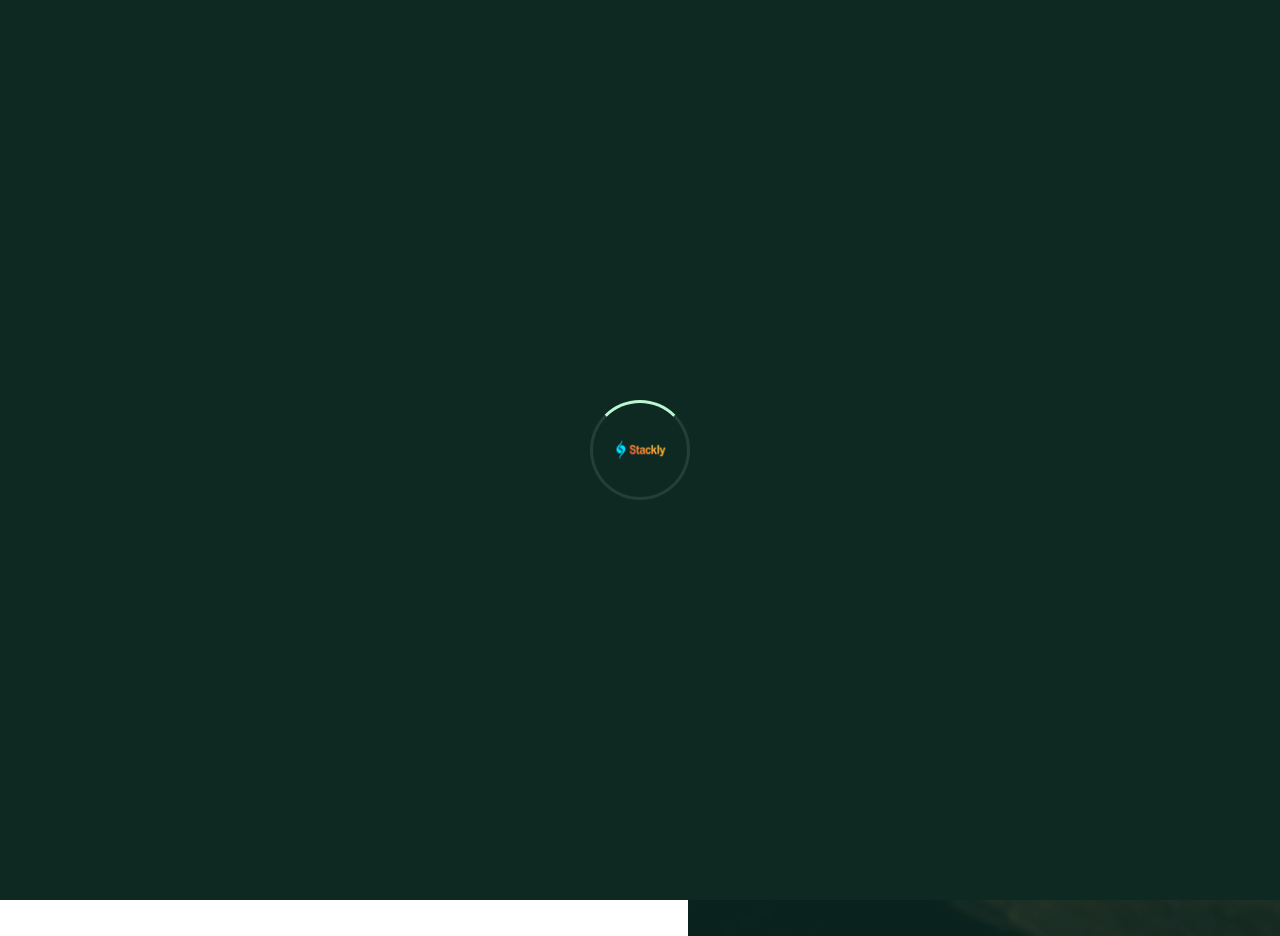
<file: signup.html>
<!DOCTYPE html>
<html lang="en">
<head>
    <meta charset="UTF-8">
    <meta name="viewport" content="width=device-width, initial-scale=1.0">
    <title>Sign Up | Stackly</title>
    <link href="https://fonts.googleapis.com/css2?family=Inter:wght@300;400;500;600;700&family=Outfit:wght@400;500;600;700;800&display=swap" rel="stylesheet">
    <link href="https://cdn.jsdelivr.net/npm/bootstrap@5.3.2/dist/css/bootstrap.min.css" rel="stylesheet">
    <link rel="stylesheet" href="https://cdn.jsdelivr.net/npm/bootstrap-icons@1.11.1/font/bootstrap-icons.css">
    <link rel="stylesheet" href="assets/css/style.css">
</head>
<body class="bg-light">
    <!-- Preloader -->
    <div id="preloader" class="preloader">
        <div class="preloader-content">
            <img src="assets/images/logo.webp" alt="Stackly Logo" class="preloader-logo">
            <div class="spinner"></div>
        </div>
    </div>

    <div class="split-screen flex-column flex-lg-row">
        <!-- Left: Form -->
        <div class="split-left bg-white px-4 py-5 px-sm-5 d-flex flex-column align-items-center justify-content-center overflow-y-auto">
            <div class="w-100" style="max-width: 500px;">
                <div class="mb-4 d-flex justify-content-center d-lg-none align-items-center">
                    <a href="index.html" class="text-decoration-none"><img src="assets/images/logo.webp" alt="Stackly Logo" style="height: 50px;"></a>
                </div>
                
                <h2 class="fw-bold mb-1">Create Your Account</h2>
                <p class="text-secondary mb-4">Join Stackly and access premium consulting resources.</p>
                
                <form class="needs-validation" id="signupForm" novalidate>
                    <div class="row g-3">
                        <div class="col-12 mb-2">
                            <label class="form-label small fw-bold text-secondary d-block mb-2">Select Your Role</label>
                            <div class="role-toggle d-flex bg-white border rounded-pill p-1">
                                <input type="radio" class="btn-check" name="role" id="roleClient" value="client" checked>
                                <label class="btn rounded-pill w-50 fw-bold border-0 py-2" for="roleClient">Client</label>
                            
                                <input type="radio" class="btn-check" name="role" id="roleAdmin" value="admin">
                                <label class="btn rounded-pill w-50 fw-bold border-0 py-2" for="roleAdmin">Admin</label>
                            </div>
                        </div>
                        <div class="col-md-6">
                            <label class="form-label small fw-bold text-secondary">First Name</label>
                            <input type="text" class="form-control form-control-stackly" id="firstName" required>
                        </div>
                        <div class="col-md-6">
                            <label class="form-label small fw-bold text-secondary">Last Name</label>
                            <input type="text" class="form-control form-control-stackly" id="lastName" required>
                        </div>
                        <div class="col-12">
                            <label class="form-label small fw-bold text-secondary">Email Address</label>
                            <input type="email" class="form-control form-control-stackly" id="email" required>
                        </div>

                        <div class="col-md-6">
                            <label class="form-label small fw-bold text-secondary">Password</label>
                            <input type="password" class="form-control form-control-stackly" required>
                        </div>
                        <div class="col-md-6">
                            <label class="form-label small fw-bold text-secondary">Confirm Password</label>
                            <input type="password" class="form-control form-control-stackly" required>
                        </div>
                    </div>
                    
                    <div class="form-check mt-3 mb-4">
                        <input class="form-check-input" type="checkbox" id="terms" required>
                        <label class="form-check-label small text-secondary" for="terms">
                            I agree to the <a href="#" class="text-primary">Terms & Conditions</a> and <a href="#" class="text-primary">Privacy Policy</a>.
                        </label>
                        <div class="invalid-feedback">You must agree before submitting.</div>
                    </div>
                    
                    <button class="btn btn-primary-stackly w-100 justify-content-center mb-3" type="submit">Create Account</button>
                    
                    <div class="position-relative text-center my-4">
                        <hr class="text-secondary opacity-25">
                        <span class="position-absolute top-50 start-50 translate-middle bg-white px-3 small text-secondary">Or sign up with</span>
                    </div>
                    
                    <div class="d-flex gap-3 mb-4">
                        <a href="404.html" class="btn btn-outline-secondary w-50 d-flex justify-content-center align-items-center gap-2 py-2 text-decoration-none">
                            <i class="bi bi-google"></i> Google
                        </a>
                        <a href="404.html" class="btn btn-outline-secondary w-50 d-flex justify-content-center align-items-center gap-2 py-2 text-decoration-none">
                            <i class="bi bi-apple fs-5"></i> Apple
                        </a>
                    </div>
                    
                    <p class="text-center small text-secondary mt-4 mb-0">
                        Already have an account? <a href="login.html" class="text-primary fw-bold text-decoration-none">Login</a>
                    </p>
                    
                    <div class="text-center mt-4 pt-2">
                        <a href="index.html" class="btn btn-outline-secondary rounded-pill fw-bold px-4 py-2"><i class="bi bi-arrow-left me-1"></i> Go to Home</a>
                    </div>
                </form>
            </div>
        </div>
        
        <!-- Right: Image -->
        <div class="split-right split-bg d-none d-lg-flex position-relative" style="background-image: url('assets/images/strategy.webp');">
            <a href="index.html" class="position-absolute top-0 start-50 translate-middle-x mt-5 z-3 text-decoration-none">
                <img src="assets/images/logo.webp" alt="Stackly Logo" style="height: 50px;">
            </a>
            <div class="position-relative z-2 text-white p-5 d-flex flex-column h-100 justify-content-end pb-5">
                <div class="bg-dark-green bg-opacity-75 p-4 rounded-4 backdrop-blur w-75">
                    <p class="fst-italic mb-2">"Stackly completely transformed our operational model. Their insights were invaluable to our global expansion."</p>
                    <span class="fw-bold small text-accent">— Global Tech CEO</span>
                </div>
            </div>
        </div>
    </div>

    <script src="https://cdn.jsdelivr.net/npm/bootstrap@5.3.2/dist/js/bootstrap.bundle.min.js"></script>
    <script src="assets/js/forms.js"></script>
    <script>
        document.addEventListener('DOMContentLoaded', () => {
            const signupForm = document.getElementById('signupForm');
            if (signupForm) {
                // Prevent forms.js from taking over this specific form by handling it here and stopping propagation
                signupForm.addEventListener('submit', (event) => {
                    if (signupForm.checkValidity()) {
                        event.preventDefault();
                        event.stopPropagation();
                        
                        // Save data
                        const firstName = document.getElementById('firstName').value;
                        const lastName = document.getElementById('lastName').value;
                        const email = document.getElementById('email').value;
                        const role = document.querySelector('input[name="role"]:checked').value;
                        
                        localStorage.setItem('userFirstName', firstName);
                        localStorage.setItem('userLastName', lastName);
                        localStorage.setItem('userEmail', email);
                        localStorage.setItem('userRole', role);
                        
                        // Simulate loading
                        const btn = signupForm.querySelector('button[type="submit"]');
                        const originalText = btn.innerHTML;
                        btn.innerHTML = '<i class="bi bi-arrow-repeat spin"></i> Creating Account...';
                        btn.disabled = true;
                        
                        setTimeout(() => {
                            window.location.href = 'login.html';
                        }, 2000);
                    }
                }, true); // Use capture phase to run before forms.js
            }
        });
    </script>

    <script>
        window.addEventListener('load', () => {
            setTimeout(() => {
                const preloader = document.getElementById('preloader');
                if (preloader) {
                    preloader.classList.add('hidden');
                    setTimeout(() => { preloader.remove(); }, 500);
                }
            }, 2000);
        });
    </script>
</body>
</html>
</file>
<file: assets/css/style.css>
/* ==================================================
   STACKLY - Management Consulting
   Premium CSS System
================================================== */

html, body {
  width: 100%;
  max-width: 100%;
}

section, header, footer {
  overflow-x: clip;
  max-width: 100vw;
}

:root {
  /* Brand Colors */
  --primary-color: #0d2922;
  /* Deep dark green */
  --primary-light: #154236;
  --secondary-color: #bbf7d0;
  /* Soft lime green */
  --secondary-hover: #86efac;

  /* Supporting Colors */
  --text-dark: #1f2937;
  /* Dark charcoal */
  --text-light: #4b5563;
  /* Light gray */
  --off-white: #f9fafb;
  --white: #ffffff;

  /* Typography */
  --font-primary: 'Inter', sans-serif;
  --font-secondary: 'Outfit', sans-serif;

  /* Spacing */
  --section-padding: 100px 0;

  /* Utilities */
  --transition-fast: 0.3s ease;
  --transition-slow: 0.6s cubic-bezier(0.16, 1, 0.3, 1);
  --box-shadow: 0 20px 40px rgba(0, 0, 0, 0.08);
  --border-radius: 12px;
}

/* Base Styles */
body {
  font-family: var(--font-primary);
  color: var(--text-dark);
  background-color: var(--off-white);
  -webkit-font-smoothing: antialiased;
  overflow-x: hidden;
}

h1,
h2,
h3,
h4,
h5,
h6 {
  font-family: var(--font-secondary);
  font-weight: 700;
  color: var(--primary-color);
  margin-bottom: 1.5rem;
}

p {
  line-height: 1.7;
  color: var(--text-light);
  margin-bottom: 1.5rem;
}

a {
  text-decoration: none;
  transition: all var(--transition-fast);
}

img {
  max-width: 100%;
  height: auto;
}

/* Sections */
.section-padding {
  padding: var(--section-padding);
}

.bg-dark-green {
  background-color: var(--primary-color) !important;
  color: var(--white) !important;
}

.bg-dark-green h1,
.bg-dark-green h2,
.bg-dark-green h3,
.bg-dark-green p {
  color: var(--white);
}

/* Buttons */
.btn-primary-stackly {
  background-color: var(--secondary-color);
  color: var(--primary-color);
  font-weight: 600;
  padding: 14px 32px;
  border-radius: 50px;
  border: none;
  transition: all var(--transition-fast);
  display: inline-flex;
  align-items: center;
  gap: 10px;
}

.btn-primary-stackly:hover {
  background-color: var(--secondary-hover);
  color: var(--primary-color);
  transform: translateY(-3px);
  box-shadow: 0 10px 20px rgba(187, 247, 208, 0.3);
}

.btn-outline-stackly {
  background-color: transparent;
  color: var(--white);
  font-weight: 600;
  padding: 12px 30px;
  border-radius: 50px;
  border: 2px solid var(--white);
  transition: all var(--transition-fast);
}

.btn-outline-stackly:hover {
  background-color: var(--white);
  color: var(--primary-color);
}

/* Navbar */
.navbar-stackly {
  padding: 20px 0;
  transition: all var(--transition-fast);
  background-color: transparent;
}

.navbar-stackly.scrolled {
  background-color: rgba(13, 41, 34, 0.95);
  padding: 15px 0;
  box-shadow: 0 10px 30px rgba(0, 0, 0, 0.1);
}

.navbar-brand {
  font-family: var(--font-secondary);
  font-weight: 800;
  font-size: 1.5rem;
  letter-spacing: 1px;
  color: var(--white) !important;
}

.nav-link {
  color: rgba(255, 255, 255, 0.8) !important;
  font-weight: 500;
  margin: 0 10px;
  position: relative;
}

.nav-link:hover,
.nav-link.active {
  color: var(--white) !important;
}

.nav-link::before {
  content: '';
  position: absolute;
  bottom: 0;
  left: 50%;
  transform: translateX(-50%);
  width: 0;
  height: 2px;
  background-color: var(--secondary-color);
  transition: all var(--transition-fast);
}

.nav-link:hover::before,
.nav-link.active::before {
  width: 100%;
}

/* Hero Section */
.hero-section {
  min-height: 100vh;
  position: relative;
  display: flex;
  align-items: center;
  background-color: var(--primary-color);
  overflow: hidden;
  padding-top: 100px;
}

.hero-overlay {
  position: absolute;
  top: 0;
  left: 0;
  width: 100%;
  height: 100%;
  background: linear-gradient(135deg, rgba(13, 41, 34, 0.95) 0%, rgba(13, 41, 34, 0.7) 100%);
  z-index: 1;
}

.hero-bg-img {
  position: absolute;
  top: 0;
  left: 0;
  width: 100%;
  height: 100%;
  object-fit: cover;
  z-index: 0;
}

.hero-content {
  position: relative;
  z-index: 2;
  color: var(--white);
}

.hero-eyebrow {
  color: var(--secondary-color);
  font-weight: 600;
  letter-spacing: 2px;
  text-transform: uppercase;
  margin-bottom: 20px;
  display: block;
}

.hero-title {
  font-size: 4.5rem;
  line-height: 1.1;
  margin-bottom: 30px;
}

.text-accent {
  color: var(--secondary-color);
}

/* Trust Bar */
.trust-bar {
  background-color: var(--white);
  padding: 30px 0;
  border-bottom: 1px solid #e5e7eb;
}

.trust-item {
  display: flex;
  align-items: center;
  justify-content: center;
  gap: 10px;
  font-weight: 600;
  color: var(--primary-color);
}

.trust-item i {
  color: var(--secondary-color);
}

/* Featured Section */
.featured-section {
  position: relative;
  padding: 150px 0;
  background-attachment: fixed;
  background-position: center;
  background-size: cover;
}

/* Accordion */
.accordion-item {
  border: none;
  border-bottom: 1px solid #e5e7eb;
  background: transparent;
}

.accordion-button {
  font-weight: 600;
  color: var(--primary-color);
  background: transparent;
  padding: 20px 0;
  box-shadow: none !important;
}

.accordion-button:not(.collapsed) {
  color: var(--secondary-hover);
  background: transparent;
}

.accordion-button::after {
  background-image: none !important;
  font-family: "bootstrap-icons";
  content: "\F282";
  font-size: 1.25rem;
  font-weight: bold;
  color: currentColor;
}
.accordion-button:not(.collapsed)::after {
  background-image: none !important;
  transform: rotate(-180deg);
}
.btn-close {
  background-image: none !important;
  font-family: "bootstrap-icons";
  content: "\F659";
  display: inline-flex;
  align-items: center;
  justify-content: center;
  font-size: 1.25rem;
  color: currentColor;
  opacity: 0.5;
}
.btn-close:hover {
  opacity: 1;
}
.btn-close-white {
  color: #fff !important;
}
.navbar-toggler-icon {
  background-image: none !important;
}
.carousel-control-prev-icon,
.carousel-control-next-icon {
  background-image: none !important;
}

/* Case Studies */
.case-study-card {
  border-radius: var(--border-radius);
  overflow: hidden;
  position: relative;
}

.case-study-img-wrapper {
  overflow: hidden;
}

.case-study-img {
  width: 100%;
  height: 300px;
  object-fit: cover;
  transition: transform var(--transition-slow);
}

.case-study-card:hover .case-study-img {
  transform: scale(1.05);
}

.case-study-content {
  padding: 30px;
  background: var(--white);
}

/* Footer */
.footer-stackly {
  background-color: var(--primary-light);
  color: #ffffff;
  padding: 80px 0 30px;
}

.footer-stackly p {
  color: #ffffff;
}

.footer-stackly h5 {
  color: var(--white);
  margin-bottom: 25px;
}

.footer-link {
  color: rgba(255, 255, 255, 0.7);
  display: block;
  margin-bottom: 12px;
  transition: all var(--transition-fast);
}

.footer-link:hover {
  color: var(--secondary-color);
  padding-left: 5px;
}

.social-icon {
  display: inline-flex;
  align-items: center;
  justify-content: center;
  width: 40px;
  height: 40px;
  border-radius: 50%;
  background-color: rgba(255, 255, 255, 0.1);
  color: var(--white);
  margin-right: 10px;
  transition: all var(--transition-fast);
}

.social-icon:hover {
  background-color: var(--secondary-color);
  color: var(--primary-color);
}

/* Animations */
.fade-up-element {
  opacity: 0;
  transform: translateY(30px);
}

/* Forms */
.form-control-stackly {
  padding: 15px 20px;
  border-radius: 8px;
  border: 1px solid #e5e7eb;
  background-color: #f9fafb;
}

.form-control-stackly:focus {
  border-color: var(--primary-color);
  box-shadow: none;
  background-color: var(--white);
}

/* Split Screen */
.split-screen {
  min-height: 100vh;
  display: flex;
}

.split-left,
.split-right {
  flex: 1;
  display: flex;
  flex-direction: column;
  justify-content: center;
}

.split-bg {
  background-size: cover;
  background-position: center;
  position: relative;
}

.split-bg::before {
  content: '';
  position: absolute;
  top: 0;
  left: 0;
  width: 100%;
  height: 100%;
  background: rgba(13, 41, 34, 0.8);
}

/* Responsive */
@media (max-width: 991px) {
  .hero-title {
    font-size: 3rem;
  }

  .navbar-stackly {
    background-color: var(--primary-color);
  }
}

/* New Service Cards */
.service-card {
  background-color: var(--white);
  border-radius: var(--border-radius);
  transition: all var(--transition-slow);
  border: 1px solid #f3f4f6;
  height: 100%;
}

.service-card:hover {
  transform: translateY(-5px);
  box-shadow: 0 10px 30px rgba(0, 0, 0, 0.05);
  border-color: #e5e7eb;
}

.service-card-top {
  background-color: var(--white);
}

.service-card-bottom {
  background-color: #f6f7f6;
  transition: all var(--transition-fast);
}

.service-card:hover .service-card-bottom {
  background-color: #d0f5a9;
}

.service-card .service-btn {
  border: 1px solid #e5e7eb;
  transition: all var(--transition-fast);
}

.service-card:hover .service-btn {
  background-color: var(--primary-light) !important;
  color: var(--white) !important;
  border-color: var(--primary-light);
}

.service-card:hover .service-btn i {
  color: var(--white) !important;
}

.service-card .service-list i {
  font-size: 1.1rem;
  vertical-align: middle;
}

/* Time Optimization Banner */
.time-optimization-banner {
  min-height: 500px;
  overflow: hidden;
  margin-top: 0;
  display: flex;
  align-items: center;
}

.banner-bg-img {
  position: absolute;
  top: 0;
  left: 0;
  width: 100%;
  height: 100%;
  object-fit: cover;
  z-index: 0;
}

.banner-overlay {
  position: absolute;
  top: 0;
  left: 0;
  width: 100%;
  height: 100%;
  background: linear-gradient(90deg, rgba(13, 41, 34, 0.8) 0%, rgba(13, 41, 34, 0.4) 100%);
  z-index: 1;
}

.z-index-2 {
  z-index: 2;
}

.optimization-card {
  background: rgba(40, 38, 25, 0.85);
  backdrop-filter: blur(10px);
  border-radius: var(--border-radius);
  height: 350px;
  width: 100%;
  max-width: 300px;
  position: absolute;
  bottom: -40px;
  right: 20px;
  border-top: 1px solid rgba(255, 255, 255, 0.1);
  border-left: 1px solid rgba(255, 255, 255, 0.1);
}

.optimization-btn {
  background-color: #bbf7d0;
  /* Light green as in image 2 */
  color: var(--primary-color);
  transition: all var(--transition-fast);
}


.case-study-content {
  padding: 30px;
  background: var(--white);
}

/* Footer */
.footer-stackly {
  background-color: var(--primary-light);
  color: #ffffff;
  padding: 80px 0 30px;
}

.footer-stackly h5 {
  color: var(--white);
  margin-bottom: 25px;
}

.footer-link {
  color: rgba(255, 255, 255, 0.7);
  display: block;
  margin-bottom: 12px;
  transition: all var(--transition-fast);
}

.footer-link:hover {
  color: var(--secondary-color);
  padding-left: 5px;
}

.social-icon {
  display: inline-flex;
  align-items: center;
  justify-content: center;
  width: 40px;
  height: 40px;
  border-radius: 50%;
  background-color: rgba(255, 255, 255, 0.1);
  color: var(--white);
  margin-right: 10px;
  transition: all var(--transition-fast);
}

.social-icon:hover {
  background-color: var(--secondary-color);
  color: var(--primary-color);
}

/* Animations */
.fade-up-element {
  opacity: 0;
  transform: translateY(30px);
}

/* Forms */
.form-control-stackly {
  padding: 15px 20px;
  border-radius: 8px;
  border: 1px solid #e5e7eb;
  background-color: #f9fafb;
}

.form-control-stackly:focus {
  border-color: var(--primary-color);
  box-shadow: none;
  background-color: var(--white);
}

/* Split Screen */
.split-screen {
  min-height: 100vh;
  display: flex;
}

.split-left,
.split-right {
  flex: 1;
  display: flex;
  flex-direction: column;
  justify-content: center;
}

.split-bg {
  background-size: cover;
  background-position: center;
  position: relative;
}

.split-bg::before {
  content: '';
  position: absolute;
  top: 0;
  left: 0;
  width: 100%;
  height: 100%;
  background: rgba(13, 41, 34, 0.8);
}

/* Responsive */
@media (max-width: 991px) {
  .hero-title {
    font-size: 3rem;
  }

  .navbar-stackly {
    background-color: var(--primary-color);
  }
}

/* New Service Cards */
.service-card {
  background-color: var(--white);
  border-radius: var(--border-radius);
  transition: all var(--transition-slow);
  border: 1px solid #f3f4f6;
  height: 100%;
}

.service-card:hover {
  transform: translateY(-5px);
  box-shadow: 0 10px 30px rgba(0, 0, 0, 0.05);
  border-color: #e5e7eb;
}

.service-card-top {
  background-color: var(--white);
}

.service-card-bottom {
  background-color: #f6f7f6;
  transition: all var(--transition-fast);
}

.service-card:hover .service-card-bottom {
  background-color: #d0f5a9;
}

.service-card .service-btn {
  border: 1px solid #e5e7eb;
  transition: all var(--transition-fast);
}

.service-card:hover .service-btn {
  background-color: var(--primary-light) !important;
  color: var(--white) !important;
  border-color: var(--primary-light);
}

.service-card:hover .service-btn i {
  color: var(--white) !important;
}

.service-card .service-list i {
  font-size: 1.1rem;
  vertical-align: middle;
}

/* Time Optimization Banner */
.time-optimization-banner {
  min-height: 500px;
  overflow: hidden;
  margin-top: 0;
  display: flex;
  align-items: center;
}

.banner-bg-img {
  position: absolute;
  top: 0;
  left: 0;
  width: 100%;
  height: 100%;
  object-fit: cover;
  z-index: 0;
}

.banner-overlay {
  position: absolute;
  top: 0;
  left: 0;
  width: 100%;
  height: 100%;
  background: linear-gradient(90deg, rgba(13, 41, 34, 0.8) 0%, rgba(13, 41, 34, 0.4) 100%);
  z-index: 1;
}

.z-index-2 {
  z-index: 2;
}

.optimization-card {
  background: rgba(40, 38, 25, 0.85);
  backdrop-filter: blur(10px);
  border-radius: var(--border-radius);
  height: 350px;
  width: 100%;
  max-width: 300px;
  position: absolute;
  bottom: -40px;
  right: 20px;
  border-top: 1px solid rgba(255, 255, 255, 0.1);
  border-left: 1px solid rgba(255, 255, 255, 0.1);
}

.optimization-btn {
  background-color: #bbf7d0;
  /* Light green as in image 2 */
  color: var(--primary-color);
  transition: all var(--transition-fast);
}

.optimization-btn:hover {
  background-color: var(--secondary-hover);
  color: var(--primary-color);
}

/* Vision Section */
.vision-card {
  background-color: var(--white);
  border: 1px solid #e5e7eb;
  border-radius: 8px;
  transition: all var(--transition-fast);
  height: 100%;
}

.vision-card:hover {
  background-color: #d0f5a9;
  border-color: #bbf7d0;
}

/* Mobile Offcanvas Menu Styling */
@media (max-width: 991px) {
  #offcanvasNavbar {
    width: 100% !important;
    background-color: #0d2922 !important;
  }
  
  #offcanvasNavbar .offcanvas-body {
    display: flex !important;
    flex-direction: column !important;
    align-items: stretch !important;
    padding: 2rem 1.5rem !important;
  }

  #offcanvasNavbar .navbar-nav {
    justify-content: flex-start !important;
    align-items: flex-start !important;
    width: 100%;
    padding-right: 0 !important;
    gap: 0 !important;
  }

  #offcanvasNavbar .nav-link {
    color: #ffffff !important;
    font-size: 1.25rem !important;
    font-weight: 700 !important;
    padding: 0 !important;
    opacity: 0.75;
    text-align: left;
    margin-bottom: 1.5rem;
  }
  
  #offcanvasNavbar .nav-link.active {
    opacity: 1;
    color: #ff6b9d !important;
  }
  
  #offcanvasNavbar .nav-link::before {
    display: none !important;
  }

  #offcanvasNavbar .nav-item {
    width: 100%;
    border-bottom: 1px solid transparent;
  }

  #offcanvasNavbar .nav-item:has(.active) {
    border-bottom: 2px solid #ff6b9d;
    margin-bottom: 1.5rem;
  }
  
  #offcanvasNavbar .nav-item:has(.active) .nav-link {
    margin-bottom: 0.5rem;
  }

  #offcanvasNavbar .d-flex.flex-column.flex-lg-row {
    width: 100%;
    margin-top: auto !important;
    padding-top: 2rem !important;
    border-top: 1px solid rgba(255,255,255,0.1);
    gap: 1.5rem !important;
  }

  #offcanvasNavbar a[href="login.html"] {
    color: #ffffff !important;
    font-weight: bold;
    font-size: 1rem;
    padding: 0 !important;
    display: block !important;
    width: 100%;
    text-align: center !important;
  }

  #offcanvasNavbar a[href="signup.html"] {
    background-color: #bbf7d0 !important;
    color: #0d2922 !important;
    font-weight: bold;
    font-size: 1rem;
    padding: 1rem 0 !important;
    border-radius: 8px;
    display: block !important;
    width: 100%;
    text-align: center !important;
  }
}
/* Horizontal Overflow Debugging */

/* Infinite Marquee Animation */
.marquee-container {
    overflow: hidden;
    white-space: nowrap;
    width: 100%;
    position: relative;
    padding-bottom: 10px;
}
.marquee-content {
    display: inline-flex;
    width: max-content;
    animation: scroll-marquee 20s linear infinite;
}
.marquee-content:hover {
    animation-play-state: paused;
}
@keyframes scroll-marquee {
    0% { transform: translateX(0); }
    100% { transform: translateX(-50%); }
}

/* Dashboard Layout */
.dashboard-layout { display: flex; min-height: 100vh; overflow: hidden; background-color: var(--off-white); }
.dashboard-sidebar { width: 280px; background-color: #112a21 !important; color: var(--white); flex-shrink: 0; display: flex; flex-direction: column; }
.dashboard-main { flex-grow: 1; display: flex; flex-direction: column; height: 100vh; overflow: hidden; }
.dashboard-content { padding: 30px; overflow-y: auto; flex-grow: 1; }
.dashboard-navbar { background-color: var(--white); box-shadow: 0 4px 20px rgba(0, 0, 0, 0.05); padding: 15px 30px; display: flex; align-items: center; justify-content: space-between; z-index: 1030; }
.sidebar-link { padding: 12px 20px; color: rgba(255, 255, 255, 0.7); display: flex; align-items: center; gap: 15px; border-radius: 8px; margin: 5px 15px; font-weight: 500; transition: all 0.3s; }
.sidebar-link:hover, .sidebar-link.active { background-color: rgba(255, 255, 255, 0.1); color: var(--secondary-color); }
.dashboard-card { background: var(--white); border-radius: var(--border-radius); box-shadow: var(--box-shadow); border: none; padding: 25px; height: 100%; transition: transform 0.3s; }
.dashboard-card:hover { transform: translateY(-5px); }
.stat-icon { width: 50px; height: 50px; border-radius: 12px; display: flex; align-items: center; justify-content: center; font-size: 24px; }
.role-toggle .btn-check:checked + .btn { background-color: var(--primary-color); color: var(--white) !important; }
.role-toggle .btn { color: var(--text-light) !important; border: none; }

.dropdown-toggle.show::after { transform: rotate(180deg); transition: transform 0.2s ease-in-out; }
.dropdown-toggle::after { transition: transform 0.2s ease-in-out; }

/* Fix dropdown caret that was overwritten by nav-link underline */
.navbar-stackly .nav-link.dropdown-toggle::after {
    position: relative;
    width: auto;
    height: auto;
    bottom: auto;
    left: auto;
    background-color: transparent;
    display: inline-block;
    margin-left: 0.4em;
    vertical-align: middle;
    content: "";
    border-top: 0.3em solid;
    border-right: 0.3em solid transparent;
    border-bottom: 0;
    border-left: 0.3em solid transparent;
    transform: none;
}
.navbar-stackly .nav-link.dropdown-toggle.show::after {
    transform: rotate(180deg);
}

/* Force underline for dropdown toggle active state */
.navbar-stackly .nav-link.dropdown-toggle.active,
.navbar-stackly .nav-link.dropdown-toggle:hover {
  text-decoration: underline !important;
  text-underline-offset: 8px !important;
  text-decoration-color: var(--secondary-color) !important;
  text-decoration-thickness: 2px !important;
}

.navbar-stackly .nav-link.dropdown-toggle::before {
  display: none !important;
}

/* Custom Dropdown Item Styles */
.dropdown-menu {
    border-radius: 0.5rem !important;
    overflow: hidden;
}
.dropdown-item {
    transition: all 0.2s ease;
}
.dropdown-item:hover, .dropdown-item:focus {
    background-color: rgba(13, 41, 34, 0.05);
    color: var(--primary-color) !important;
    padding-left: 1.25rem !important;
}
.dropdown-item.active, .dropdown-item:active {
    background-color: rgba(13, 41, 34, 0.1) !important;
    color: var(--primary-color) !important;
    font-weight: bold !important;
    border-left: 4px solid var(--primary-color);
    padding-left: 1rem !important;
}


#offcanvasNavbar .nav-link.dropdown-toggle::before {
  display: none !important;
}


/* Hide right side scrollbar */
::-webkit-scrollbar {
  display: none;
}

body {
  -ms-overflow-style: none;
  scrollbar-width: none;
}

/* Preloader */
.preloader {
    position: fixed;
    top: 0;
    left: 0;
    width: 100%;
    height: 100%;
    background-color: var(--primary-color, #0d2922);
    display: flex;
    justify-content: center;
    align-items: center;
    z-index: 9999;
    transition: opacity 0.5s ease-out, visibility 0.5s ease-out;
}

.preloader.hidden {
    opacity: 0;
    visibility: hidden;
}

.preloader-content {
    position: relative;
    width: 100px;
    height: 100px;
    display: flex;
    justify-content: center;
    align-items: center;
}

.preloader-logo {
    width: 60px;
    position: absolute;
    z-index: 2;
}

.spinner {
    width: 100px;
    height: 100px;
    border: 3px solid rgba(255, 255, 255, 0.1);
    border-top: 3px solid var(--secondary-color, #bbf7d0);
    border-radius: 50%;
    animation: spin 1s linear infinite;
    position: absolute;
    top: 0;
    left: 0;
    z-index: 1;
}

@keyframes spin {
    0% { transform: rotate(0deg); }
    100% { transform: rotate(360deg); }
}

/* Card 3D Pop Effect */
.card {
    transition: transform 0.3s cubic-bezier(0.175, 0.885, 0.32, 1.275), box-shadow 0.3s ease !important;
}

.card:hover {
    transform: translateY(-8px) scale(1.015) !important;
    box-shadow: 0 15px 35px rgba(0, 0, 0, 0.1) !important;
    z-index: 5;
}

/* Card Button Pulse Border Effect */
@keyframes card-btn-pulse-border {
    0% {
        box-shadow: 0 0 0 0 rgba(187, 247, 208, 0.8);
    }
    70% {
        box-shadow: 0 0 0 12px rgba(187, 247, 208, 0);
    }
    100% {
        box-shadow: 0 0 0 0 rgba(187, 247, 208, 0);
    }
}

.card .btn,
.card button {
    animation: card-btn-pulse-border 2s infinite;
}

.card .btn:hover,
.card button:hover {
    animation: none;
}

/* Gradient Flow Effect for Headings */
.gradient-flow-text {
    background: linear-gradient(270deg, #bbf7d0, #ff6b9d, #bbf7d0);
    background-size: 200% auto;
    color: transparent !important;
    -webkit-background-clip: text;
    background-clip: text;
    animation: gradientFlow 3s linear infinite;
    display: inline-block;
}

@keyframes gradientFlow {
    0% { background-position: 0% center; }
    100% { background-position: 200% center; }
}

/* Universal Button Hover Color Change */
.btn:hover, 
.btn-primary-stackly:hover, 
.btn-outline-stackly:hover,
button:hover {
    background-color: var(--primary-color) !important;
    color: var(--white) !important;
    border-color: var(--primary-color) !important;
}

/* Leadership Card Social Icons Hover Effect */
.leadership-card .card-body a {
    display: inline-flex;
    align-items: center;
    justify-content: center;
    width: 36px;
    height: 36px;
    border-radius: 50%;
    transition: all 0.3s ease;
}

.leadership-card:hover .card-body a {
    animation: card-btn-pulse-border 2s infinite;
    background-color: var(--secondary-color);
    color: var(--primary-color) !important;
}

.leadership-card .card-body a:hover {
    transform: scale(1.1);
    animation: none;
}

/* FAQ Section */
.faq-accordion .accordion-item {
    border: 1px solid #e5e7eb;
    border-radius: 12px;
    margin-bottom: 15px;
    background-color: var(--white);
    box-shadow: 0 4px 6px rgba(0,0,0,0.02);
    overflow: hidden;
}

.faq-accordion .accordion-button {
    font-weight: 600;
    color: var(--text-dark);
    padding: 20px 25px;
    background-color: var(--white);
    display: flex;
    align-items: center;
    box-shadow: none !important;
}

.faq-accordion .accordion-button:not(.collapsed) {
    color: var(--text-dark);
    background-color: var(--white);
}

.faq-accordion .accordion-button::after {
    display: none !important; /* Hide default icon */
}

.faq-accordion .faq-icon {
    width: 32px;
    height: 32px;
    border-radius: 50%;
    background-color: var(--secondary-color);
    display: flex;
    align-items: center;
    justify-content: center;
    color: var(--primary-color);
    transition: transform 0.3s ease;
}

.faq-accordion .accordion-button:not(.collapsed) .faq-icon {
    transform: rotate(180deg);
}

.faq-accordion .accordion-body {
    padding: 0 25px 20px;
    color: var(--text-light);
    font-size: 0.95rem;
    line-height: 1.6;
}
</file>
